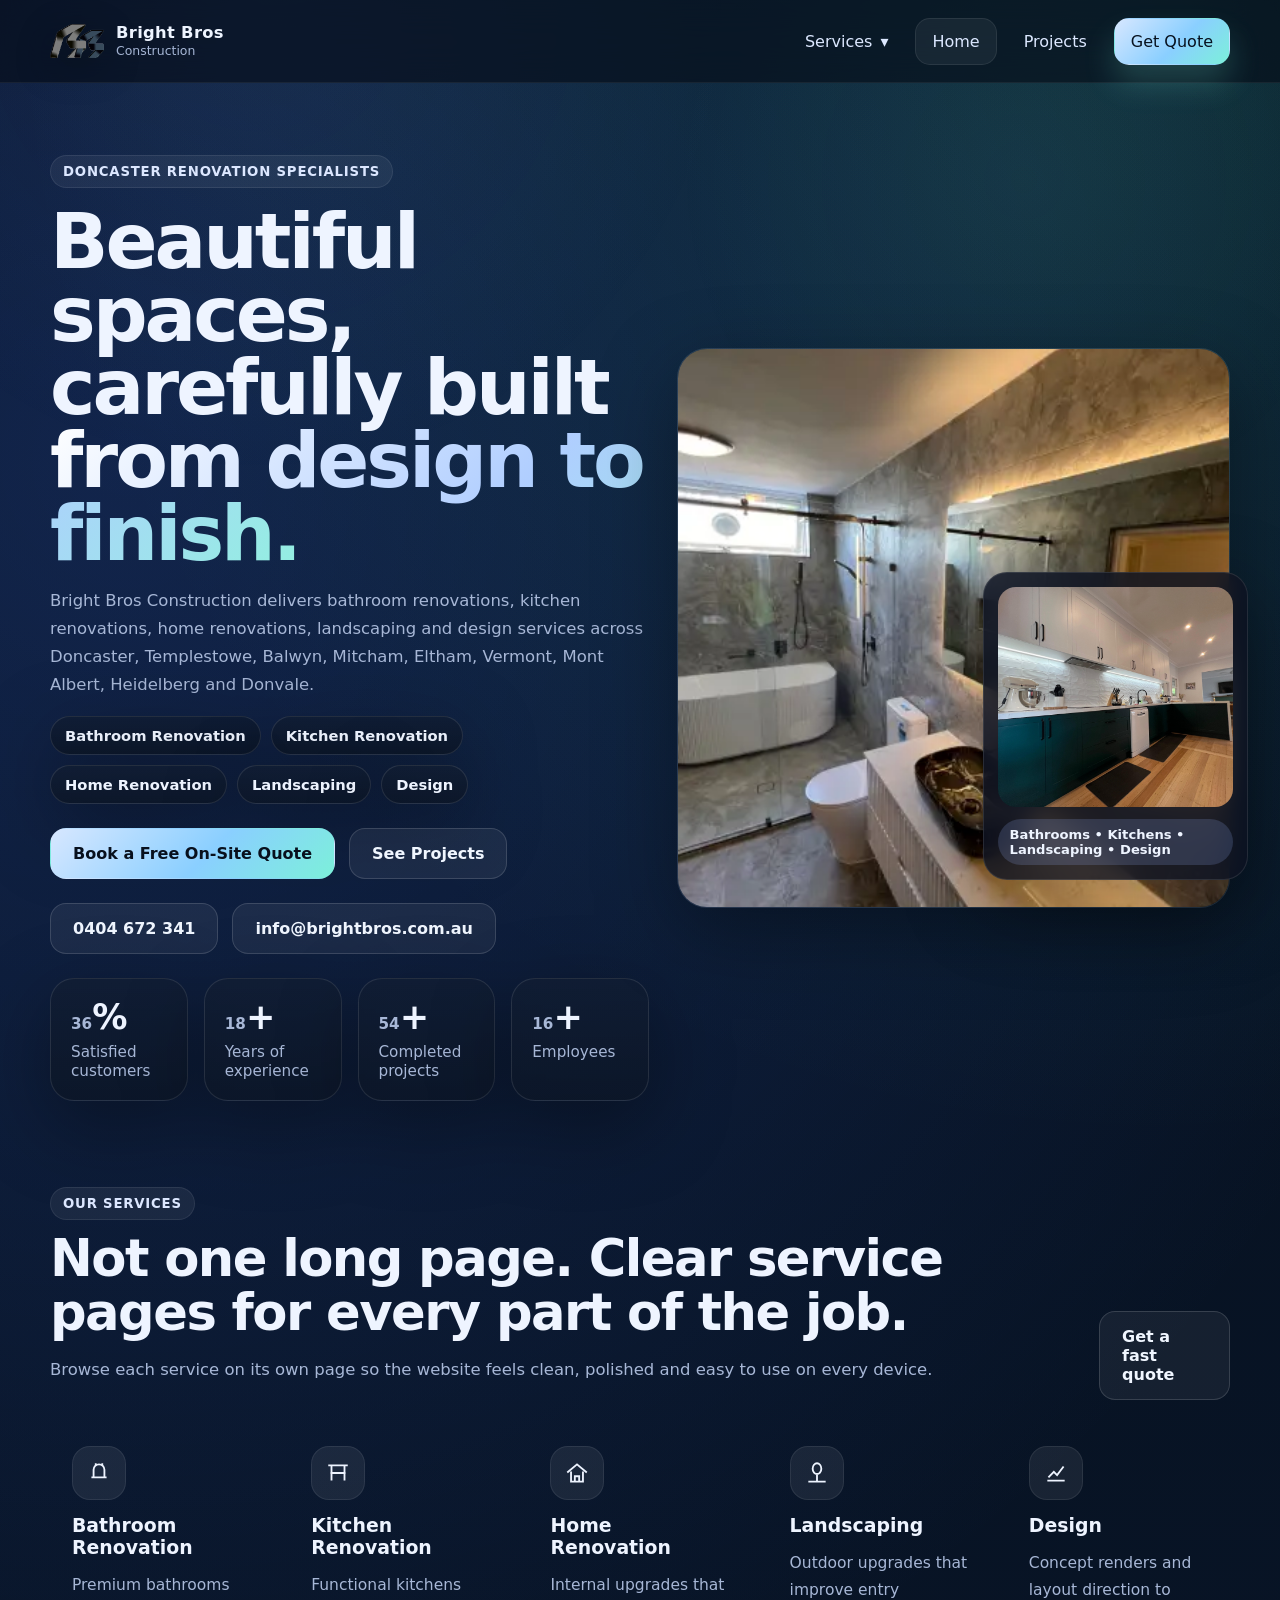
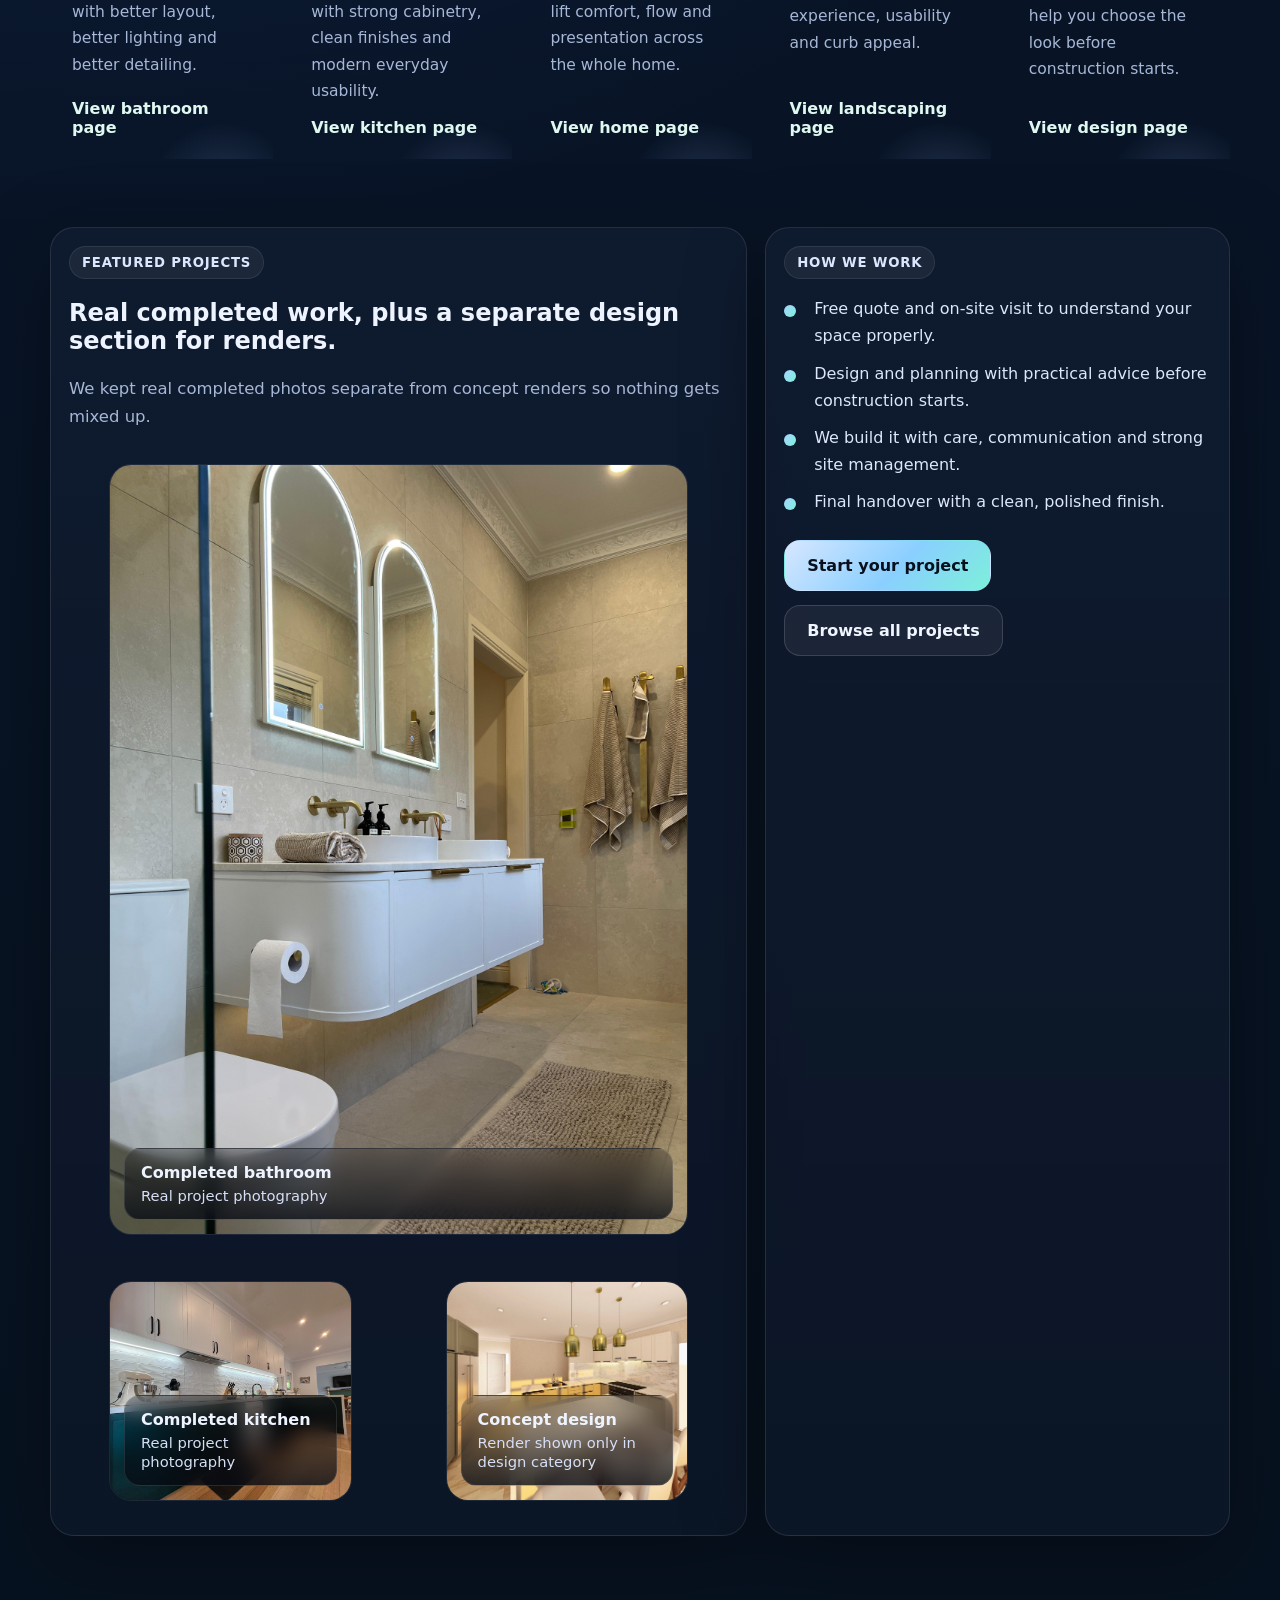
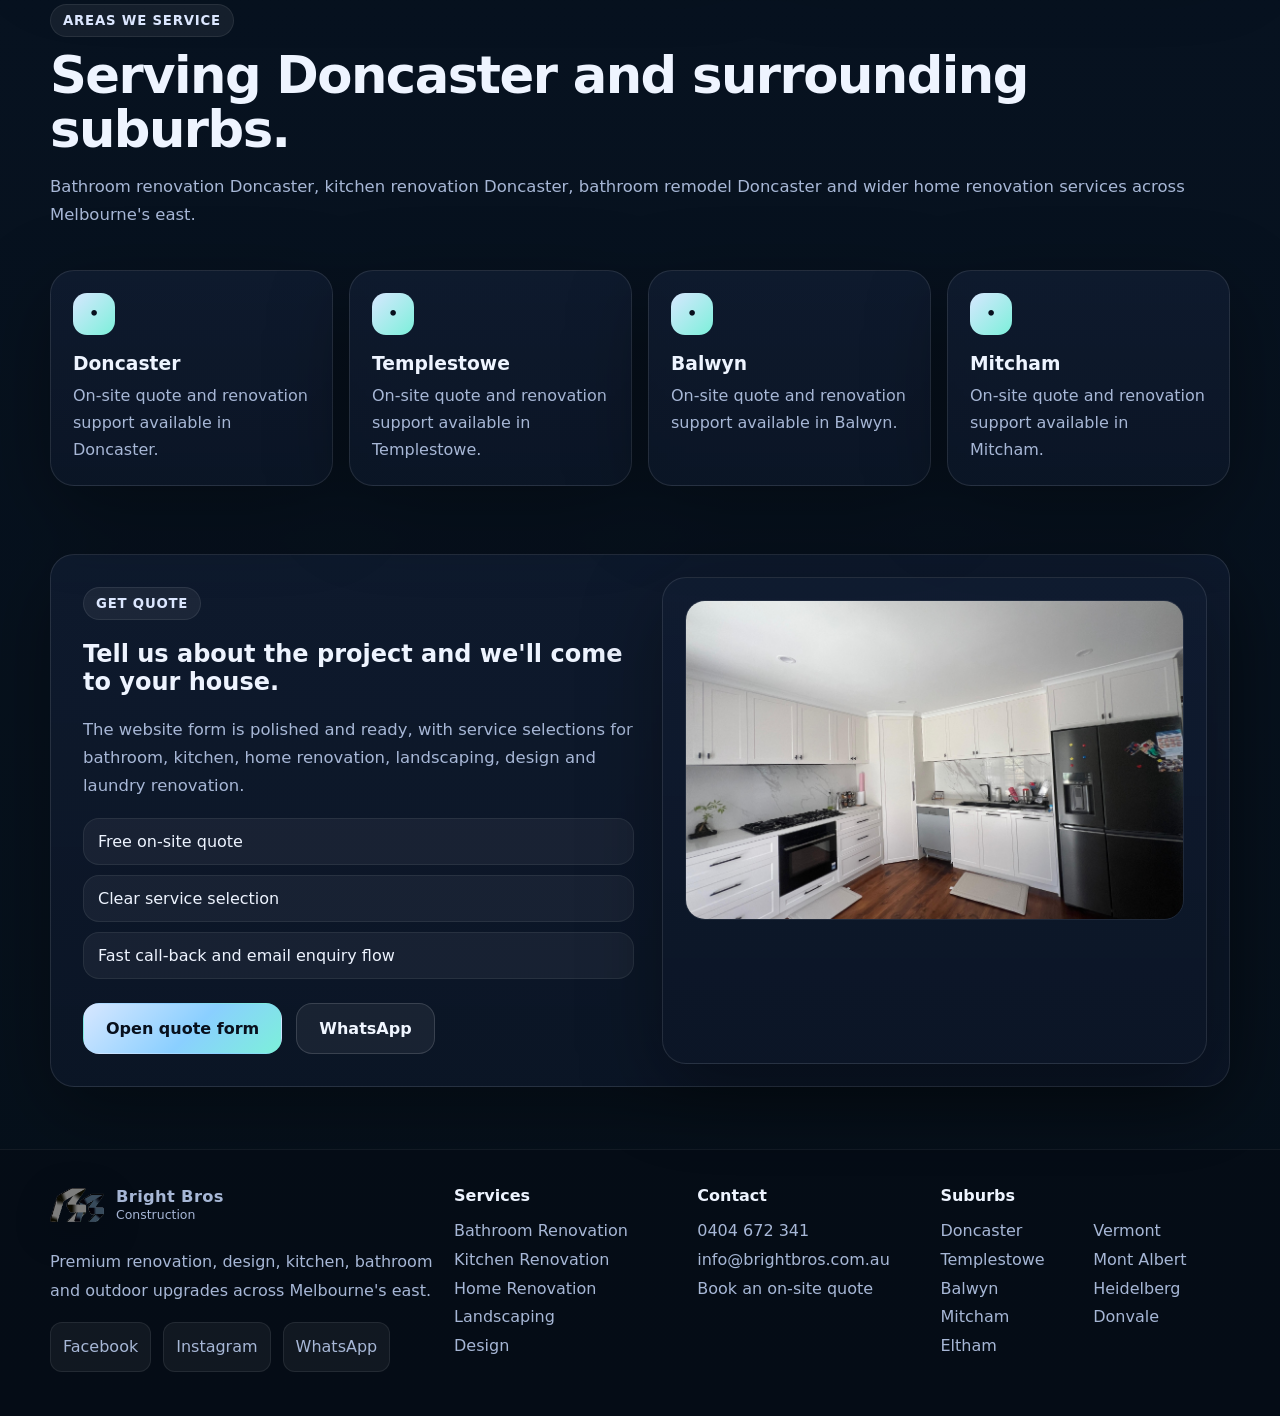
<file: index.html>
<!DOCTYPE html>
<html lang="en">
<head>
  <meta charset="UTF-8" />
  <meta name="viewport" content="width=device-width, initial-scale=1.0" />
  <title>Bathroom Renovation Doncaster | Kitchen Renovation Doncaster | Bright Bros Construction</title>
  <meta name="description" content="Bright Bros Construction delivers bathroom renovation, kitchen renovation, home renovation, landscaping and design services across Doncaster and surrounding suburbs." />
  <meta name="keywords" content="bathroom renovation Doncaster, bathroom remodel Doncaster, kitchen renovation Doncaster, home renovation Doncaster, landscaping Doncaster, design Doncaster" />
  <meta name="theme-color" content="#081120" />
  <meta property="og:title" content="Bathroom Renovation Doncaster | Kitchen Renovation Doncaster | Bright Bros Construction" />
  <meta property="og:description" content="Bright Bros Construction delivers bathroom renovation, kitchen renovation, home renovation, landscaping and design services across Doncaster and surrounding suburbs." />
  <meta property="og:type" content="website" />
  <meta property="og:image" content="assets/bathroom-hero.jpg" />
  <link rel="canonical" href="https://brightbros.com.au/" />
  <link rel="icon" type="image/png" href="assets/favicon.png" />
  <link rel="apple-touch-icon" href="assets/apple-touch-icon.png" />
  <link rel="stylesheet" href="styles.css" />
</head>
<body>
<div class="page-glow"></div>

<header class="site-header">
  <div class="container nav-shell">
    <a class="brand" href="index.html" aria-label="Bright Bros home">
      <img src="assets/logo-mark.png" alt="Bright Bros logo" />
      <span><strong>Bright Bros</strong><small>Construction</small></span>
    </a>
    <button class="menu-toggle" aria-expanded="false" aria-label="Open menu"><span></span><span></span><span></span></button>
    <nav class="main-nav" aria-label="Primary navigation">
      <div class="nav-dropdown">
        <button class="nav-link dropdown-trigger" type="button" aria-expanded="false">Services <span class="caret">▾</span></button>
        <div class="dropdown-panel">
          <a href="bathroom-renovation.html">Bathroom Renovation</a><a href="kitchen-renovation.html">Kitchen Renovation</a><a href="home-renovation.html">Home Renovation</a><a href="landscaping.html">Landscaping</a><a href="design.html">Design</a>
        </div>
      </div>
      <a class="nav-link active" href="index.html">Home</a><a class="nav-link" href="projects.html">Projects</a>
      <a class="nav-link nav-cta" href="quote.html">Get Quote</a>
    </nav>
  </div>
</header>

<main>
<section class="hero">
  <div class="container hero-grid">
    <div class="hero-copy reveal">
      <div class="eyebrow">Doncaster renovation specialists</div>
      <h1>Beautiful spaces, carefully built <span>from design to finish.</span></h1>
      <p class="lead">Bright Bros Construction delivers bathroom renovations, kitchen renovations, home renovations, landscaping and design services across Doncaster, Templestowe, Balwyn, Mitcham, Eltham, Vermont, Mont Albert, Heidelberg and Donvale.</p>
      <div class="service-pill-row">
        <span class="service-pill">Bathroom Renovation</span>
        <span class="service-pill">Kitchen Renovation</span>
        <span class="service-pill">Home Renovation</span>
        <span class="service-pill">Landscaping</span>
        <span class="service-pill">Design</span>
      </div>
      <div class="hero-actions">
        <a class="btn btn-primary" href="quote.html">Book a Free On-Site Quote</a>
        <a class="btn btn-secondary" href="projects.html">See Projects</a>
      </div>
      <div class="hero-actions">
        <a class="btn btn-secondary" href="tel:+61404672341">0404 672 341</a>
        <a class="btn btn-secondary" href="mailto:info@brightbros.com.au">info@brightbros.com.au</a>
      </div>
      <div class="hero-stats reveal">
        <div class="stats-card"><strong><span class="counter" data-target="100">0</span>%</strong><span>Satisfied customers</span></div>
        <div class="stats-card"><strong><span class="counter" data-target="18">0</span>+</strong><span>Years of experience</span></div>
        <div class="stats-card"><strong><span class="counter" data-target="150">0</span>+</strong><span>Completed projects</span></div>
        <div class="stats-card"><strong><span class="counter" data-target="16">0</span>+</strong><span>Employees</span></div>
      </div>
    </div>
    <div class="hero-visual reveal">
      <div class="hero-main-image"><img src="assets/bathroom-hero.jpg" alt="Luxury completed bathroom renovation by Bright Bros" /></div>
      <div class="hero-float"><img src="assets/kitchen-hero.jpg" alt="Completed kitchen renovation by Bright Bros" /><div class="float-label">Bathrooms • Kitchens • Landscaping • Design</div></div>
    </div>
  </div>
</section>

<section class="section">
  <div class="container">
    <div class="section-head reveal">
      <div>
        <div class="eyebrow">Our services</div>
        <h2>Not one long page. Clear service pages for every part of the job.</h2>
        <p class="muted">Browse each service on its own page so the website feels clean, polished and easy to use on every device.</p>
      </div>
      <a class="btn btn-secondary" href="quote.html">Get a fast quote</a>
    </div>
    <div class="service-grid">
      <article class="service-card reveal"><div class="icon"><svg viewBox="0 0 24 24" fill="none" stroke="currentColor" stroke-width="1.7"><path d="M5 16h14M7 16V9a5 5 0 1 1 10 0v7"/><path d="M9 5V3M15 5V3"/></svg></div><h3>Bathroom Renovation</h3><p>Premium bathrooms with better layout, better lighting and better detailing.</p><a href="bathroom-renovation.html">View bathroom page</a></article>
      <article class="service-card reveal"><div class="icon"><svg viewBox="0 0 24 24" fill="none" stroke="currentColor" stroke-width="1.7"><path d="M3 5h18M6 5v14m12-14v14M5 12h14M9 9h.01M12 9h.01M15 9h.01"/></svg></div><h3>Kitchen Renovation</h3><p>Functional kitchens with strong cabinetry, clean finishes and modern everyday usability.</p><a href="kitchen-renovation.html">View kitchen page</a></article>
      <article class="service-card reveal"><div class="icon"><svg viewBox="0 0 24 24" fill="none" stroke="currentColor" stroke-width="1.7"><path d="M3 11.5 12 4l9 7.5"/><path d="M6.5 10.5V20h11v-9.5M10 20v-5h4v5"/></svg></div><h3>Home Renovation</h3><p>Internal upgrades that lift comfort, flow and presentation across the whole home.</p><a href="home-renovation.html">View home page</a></article>
      <article class="service-card reveal"><div class="icon"><svg viewBox="0 0 24 24" fill="none" stroke="currentColor" stroke-width="1.7"><path d="M4 20h16M12 20v-8M8 8c0-3 2-5 4-5s4 2 4 5-2 5-4 5-4-2-4-5Z"/></svg></div><h3>Landscaping</h3><p>Outdoor upgrades that improve entry experience, usability and curb appeal.</p><a href="landscaping.html">View landscaping page</a></article>
      <article class="service-card reveal"><div class="icon"><svg viewBox="0 0 24 24" fill="none" stroke="currentColor" stroke-width="1.7"><path d="M4 19h16M5 16l5-5 3 3 6-8"/></svg></div><h3>Design</h3><p>Concept renders and layout direction to help you choose the look before construction starts.</p><a href="design.html">View design page</a></article>
    </div>
  </div>
</section>

<section class="section">
  <div class="container projects-preview">
    <div class="projects-card reveal">
      <div class="eyebrow">Featured projects</div>
      <h2>Real completed work, plus a separate design section for renders.</h2>
      <p class="muted">We kept real completed photos separate from concept renders so nothing gets mixed up.</p>
      <div class="project-grid">
        <figure class="card wide"><img src="assets/bathroom-4.jpg" alt="Completed bathroom with double vanity" /><figcaption class="card-caption"><strong>Completed bathroom</strong><span>Real project photography</span></figcaption></figure>
        <figure class="card"><img src="assets/kitchen-hero.jpg" alt="Completed green and white kitchen" /><figcaption class="card-caption"><strong>Completed kitchen</strong><span>Real project photography</span></figcaption></figure>
        <figure class="card"><img src="assets/design-5.jpg" alt="Kitchen concept render" /><figcaption class="card-caption"><strong>Concept design</strong><span>Render shown only in design category</span></figcaption></figure>
      </div>
    </div>
    <div class="projects-card reveal">
      <div class="eyebrow">How we work</div>
      <div class="check-list">
        <div>Free quote and on-site visit to understand your space properly.</div>
        <div>Design and planning with practical advice before construction starts.</div>
        <div>We build it with care, communication and strong site management.</div>
        <div>Final handover with a clean, polished finish.</div>
      </div>
      <div class="quote-actions">
        <a class="btn btn-primary" href="quote.html">Start your project</a>
        <a class="btn btn-secondary" href="projects.html">Browse all projects</a>
      </div>
    </div>
  </div>
</section>

<section class="section">
  <div class="container">
    <div class="section-head reveal">
      <div>
        <div class="eyebrow">Areas we service</div>
        <h2>Serving Doncaster and surrounding suburbs.</h2>
        <p class="muted">Bathroom renovation Doncaster, kitchen renovation Doncaster, bathroom remodel Doncaster and wider home renovation services across Melbourne&apos;s east.</p>
      </div>
    </div>
    <div class="process-grid">
      <article class="feature-card reveal"><div class="step">•</div><h3>Doncaster</h3><p>On-site quote and renovation support available in Doncaster.</p></article><article class="feature-card reveal"><div class="step">•</div><h3>Templestowe</h3><p>On-site quote and renovation support available in Templestowe.</p></article><article class="feature-card reveal"><div class="step">•</div><h3>Balwyn</h3><p>On-site quote and renovation support available in Balwyn.</p></article><article class="feature-card reveal"><div class="step">•</div><h3>Mitcham</h3><p>On-site quote and renovation support available in Mitcham.</p></article>
    </div>
  </div>
</section>

<section class="section">
  <div class="container quote-layout reveal">
    <div class="quote-copy-panel">
      <div class="eyebrow">Get quote</div>
      <h2>Tell us about the project and we&apos;ll come to your house.</h2>
      <p class="quote-note">The website form is polished and ready, with service selections for bathroom, kitchen, home renovation, landscaping, design and laundry renovation.</p>
      <div class="quote-benefits">
        <div>Free on-site quote</div>
        <div>Clear service selection</div>
        <div>Fast call-back and email enquiry flow</div>
      </div>
      <div class="page-hero-actions">
        <a class="btn btn-primary" href="quote.html">Open quote form</a>
        <a class="btn btn-secondary" href="https://wa.me/message/BB327Z4Z56RLJ1?src=qr" target="_blank" rel="noreferrer">WhatsApp</a>
      </div>
    </div>
    <div class="quote-form-card">
      <img src="assets/kitchen-2.jpg" alt="Completed Bright Bros kitchen" style="border-radius:20px; height:320px; width:100%; object-fit:cover; border:1px solid rgba(255,255,255,.08);">
    </div>
  </div>
</section>
</main>

<footer class="site-footer">
  <div class="container footer-grid">
    <div>
      <a class="brand footer-brand" href="index.html">
        <img src="assets/logo-mark.png" alt="Bright Bros logo" />
        <span><strong>Bright Bros</strong><small>Construction</small></span>
      </a>
      <p>Premium renovation, design, kitchen, bathroom and outdoor upgrades across Melbourne&apos;s east.</p>
      <div class="social-row">
        <a href="https://www.facebook.com/brightbros.com.au" target="_blank" rel="noreferrer" aria-label="Facebook">Facebook</a>
        <a href="https://www.instagram.com/brightbros.com.au" target="_blank" rel="noreferrer" aria-label="Instagram">Instagram</a>
        <a href="https://wa.me/message/BB327Z4Z56RLJ1?src=qr" target="_blank" rel="noreferrer" aria-label="WhatsApp">WhatsApp</a>
      </div>
    </div>
    <div>
      <h4>Services</h4>
      <ul><li><a href="bathroom-renovation.html">Bathroom Renovation</a></li><li><a href="kitchen-renovation.html">Kitchen Renovation</a></li><li><a href="home-renovation.html">Home Renovation</a></li><li><a href="landscaping.html">Landscaping</a></li><li><a href="design.html">Design</a></li></ul>
    </div>
    <div>
      <h4>Contact</h4>
      <ul>
        <li><a href="tel:+61404672341">0404 672 341</a></li>
        <li><a href="mailto:info@brightbros.com.au">info@brightbros.com.au</a></li>
        <li><a href="quote.html">Book an on-site quote</a></li>
      </ul>
    </div>
    <div>
      <h4>Suburbs</h4>
      <ul class="suburb-list"><li>Doncaster</li><li>Templestowe</li><li>Balwyn</li><li>Mitcham</li><li>Eltham</li><li>Vermont</li><li>Mont Albert</li><li>Heidelberg</li><li>Donvale</li></ul>
    </div>
  </div>
</footer>

<script type="application/ld+json">{"@context": "https://schema.org", "@type": "HomeAndConstructionBusiness", "name": "Bright Bros Construction", "url": "https://brightbros.com.au/", "telephone": "+61 404 672 341", "email": "info@brightbros.com.au", "areaServed": ["Doncaster", "Templestowe", "Balwyn", "Mitcham", "Eltham", "Vermont", "Mont Albert", "Heidelberg", "Donvale"], "sameAs": ["https://www.facebook.com/brightbros.com.au", "https://www.instagram.com/brightbros.com.au", "https://wa.me/message/BB327Z4Z56RLJ1?src=qr"], "serviceType": ["Bathroom Renovation", "Kitchen Renovation", "Home Renovation", "Landscaping", "Design"]}</script>
<script src="script.js"></script>
</body>
</html>
</file>
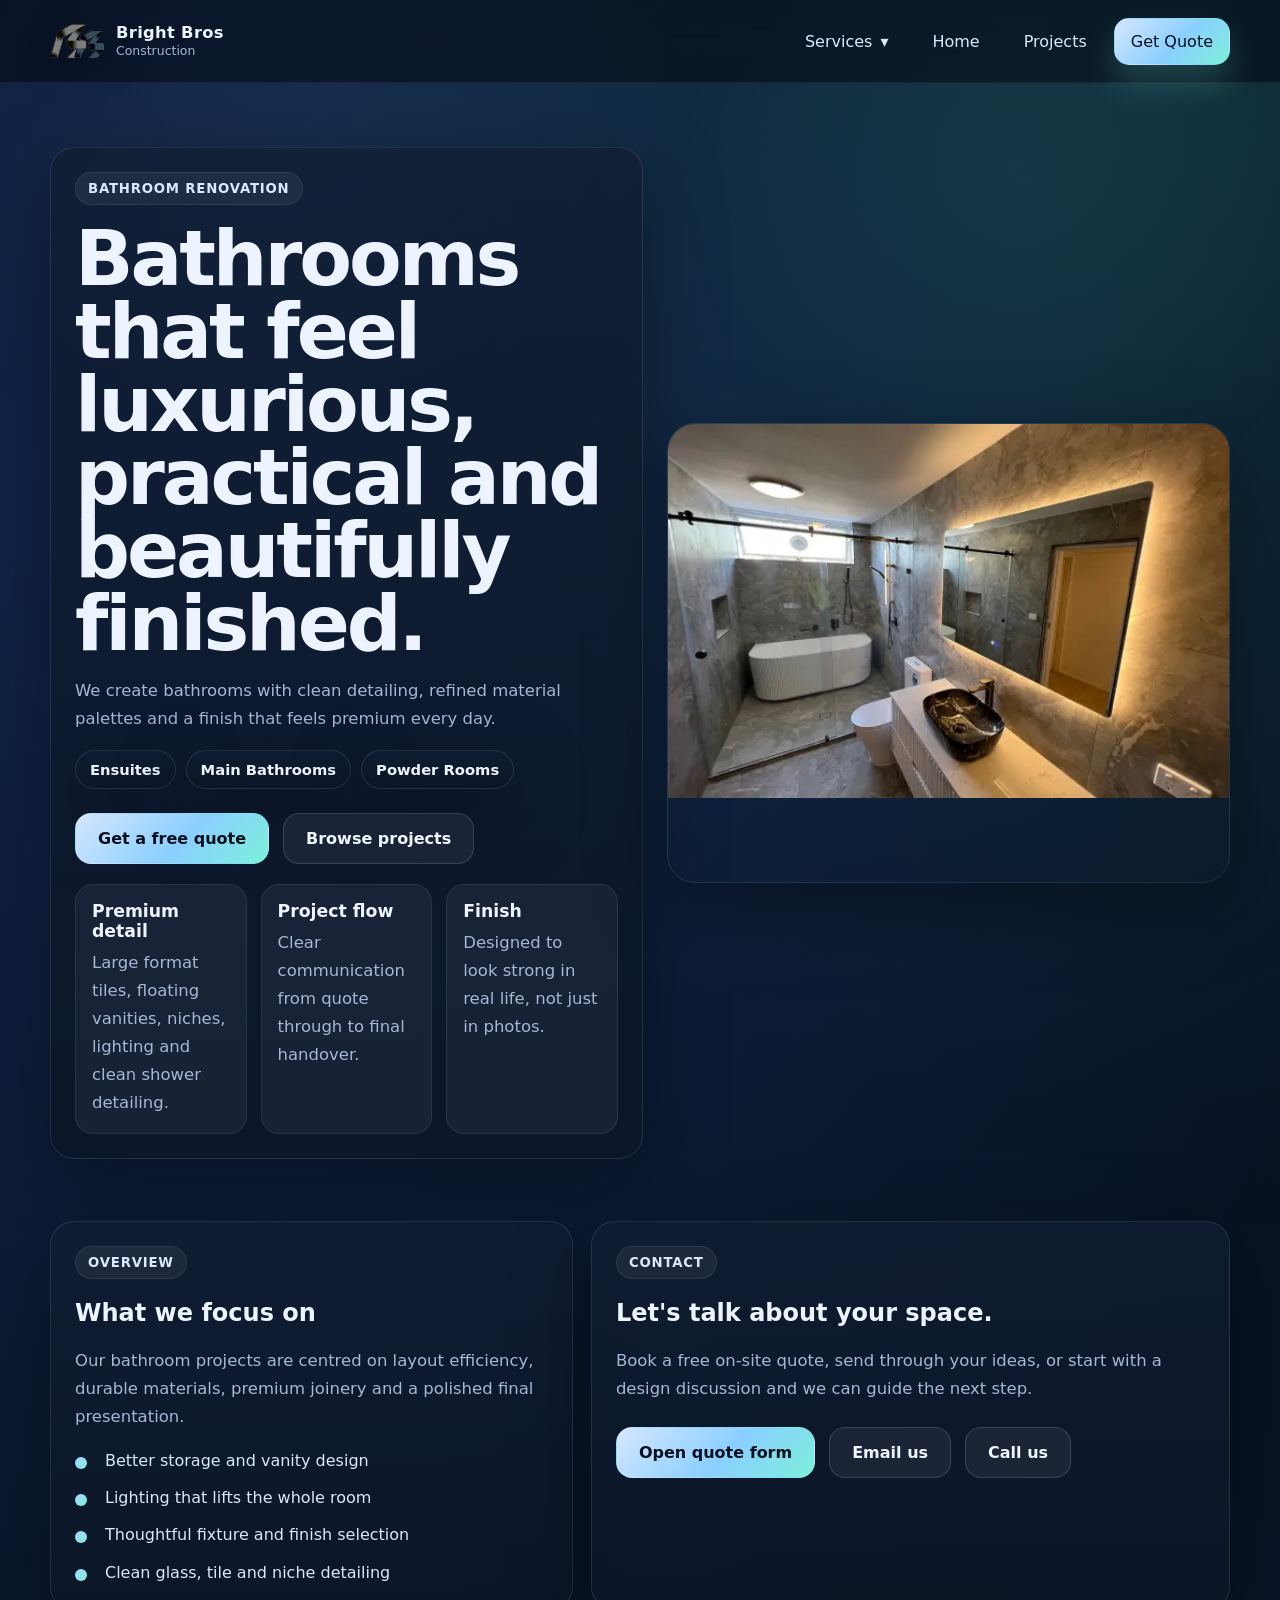
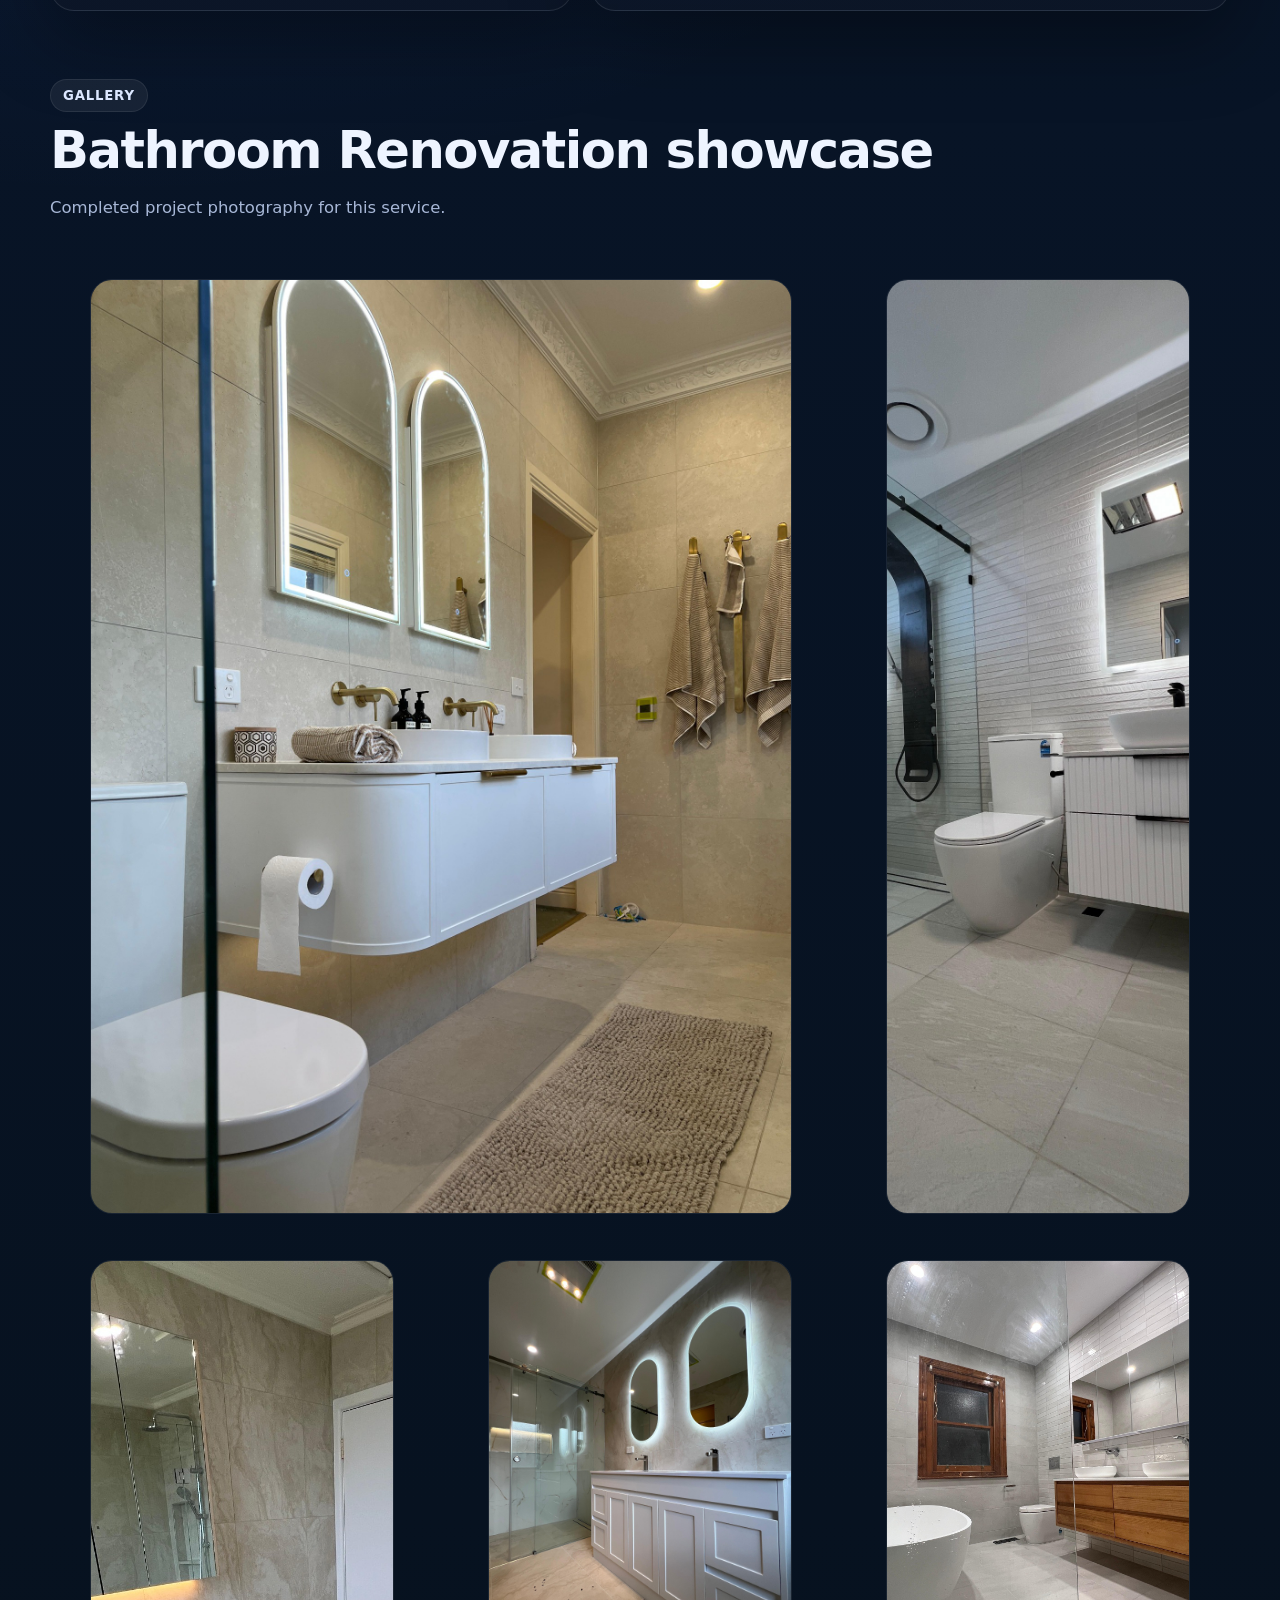
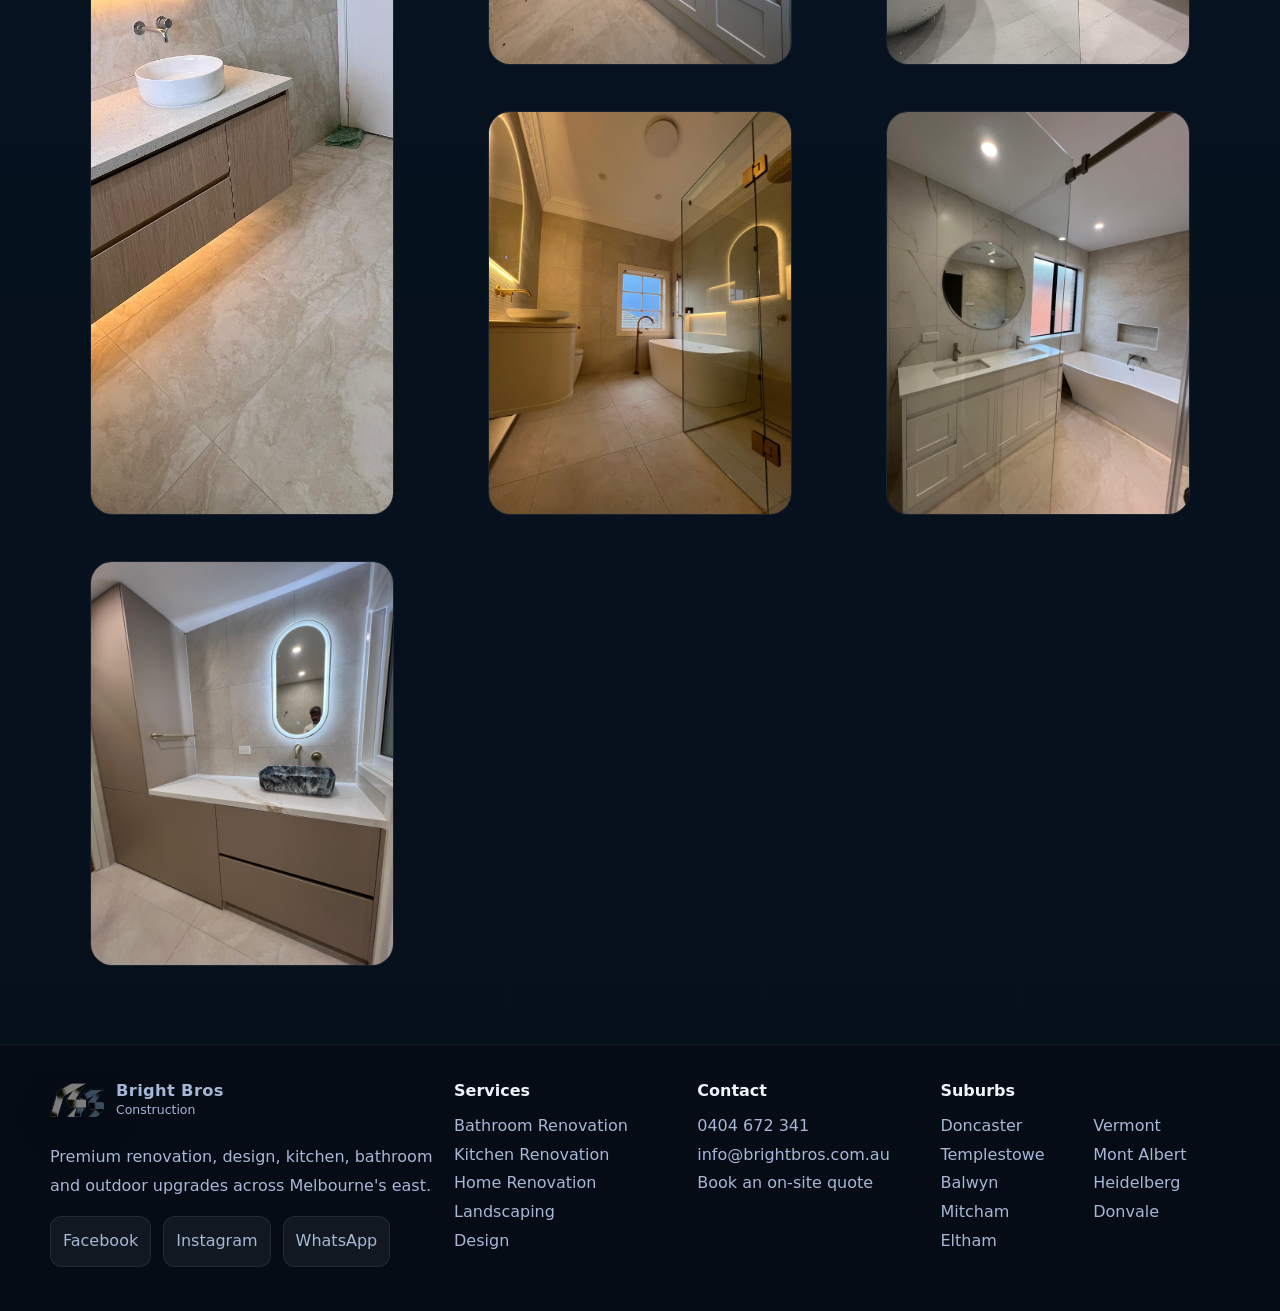
<file: bathroom-renovation.html>
<!DOCTYPE html>
<html lang="en">
<head>
  <meta charset="UTF-8" />
  <meta name="viewport" content="width=device-width, initial-scale=1.0" />
  <title>Bathroom Renovation Doncaster | Bright Bros Construction</title>
  <meta name="description" content="Premium bathroom renovation and bathroom remodel services in Doncaster and surrounding suburbs." />
  <meta name="keywords" content="bathroom renovation Doncaster, bathroom remodel Doncaster, ensuite renovation Doncaster" />
  <meta name="theme-color" content="#081120" />
  <meta property="og:title" content="Bathroom Renovation Doncaster | Bright Bros Construction" />
  <meta property="og:description" content="Premium bathroom renovation and bathroom remodel services in Doncaster and surrounding suburbs." />
  <meta property="og:type" content="website" />
  <meta property="og:image" content="assets/bathroom-hero.jpg" />
  <link rel="canonical" href="https://brightbros.com.au/bathroom-renovation.html" />
  <link rel="icon" type="image/png" href="assets/favicon.png" />
  <link rel="apple-touch-icon" href="assets/apple-touch-icon.png" />
  <link rel="stylesheet" href="styles.css" />
</head>
<body>
<div class="page-glow"></div>

<header class="site-header">
  <div class="container nav-shell">
    <a class="brand" href="index.html" aria-label="Bright Bros home">
      <img src="assets/logo-mark.png" alt="Bright Bros logo" />
      <span><strong>Bright Bros</strong><small>Construction</small></span>
    </a>
    <button class="menu-toggle" aria-expanded="false" aria-label="Open menu"><span></span><span></span><span></span></button>
    <nav class="main-nav" aria-label="Primary navigation">
      <div class="nav-dropdown">
        <button class="nav-link dropdown-trigger" type="button" aria-expanded="false">Services <span class="caret">▾</span></button>
        <div class="dropdown-panel">
          <a href="bathroom-renovation.html">Bathroom Renovation</a><a href="kitchen-renovation.html">Kitchen Renovation</a><a href="home-renovation.html">Home Renovation</a><a href="landscaping.html">Landscaping</a><a href="design.html">Design</a>
        </div>
      </div>
      <a class="nav-link" href="index.html">Home</a><a class="nav-link" href="projects.html">Projects</a>
      <a class="nav-link nav-cta" href="quote.html">Get Quote</a>
    </nav>
  </div>
</header>

<main>
<section class="page-hero">
  <div class="container page-hero-shell">
    <div class="page-hero-card page-hero-copy reveal">
      <div class="eyebrow">Bathroom Renovation</div>
      <h1>Bathrooms that feel luxurious, practical and beautifully finished.</h1>
      <p>We create bathrooms with clean detailing, refined material palettes and a finish that feels premium every day.</p>
      <div class="service-pill-row"><span class="service-pill">Ensuites</span><span class="service-pill">Main Bathrooms</span><span class="service-pill">Powder Rooms</span></div>
      <div class="page-hero-actions">
        <a class="btn btn-primary" href="quote.html">Get a free quote</a>
        <a class="btn btn-secondary" href="projects.html">Browse projects</a>
      </div>
      <div class="service-meta-grid"><article class="service-meta-card reveal"><strong>Premium detail</strong><span class="service-meta">Large format tiles, floating vanities, niches, lighting and clean shower detailing.</span></article><article class="service-meta-card reveal"><strong>Project flow</strong><span class="service-meta">Clear communication from quote through to final handover.</span></article><article class="service-meta-card reveal"><strong>Finish</strong><span class="service-meta">Designed to look strong in real life, not just in photos.</span></article></div>
    </div>
    <div class="page-hero-visual reveal"><img src="assets/bathroom-hero.jpg" alt="Completed bathroom renovation" /></div>
  </div>
</section>

<section class="section">
  <div class="container content-grid">
    <div class="content-panel reveal">
      <div class="eyebrow">Overview</div>
      <h2>What we focus on</h2>
      <p class="muted">Our bathroom projects are centred on layout efficiency, durable materials, premium joinery and a polished final presentation.</p>
      <div class="check-list"><div>Better storage and vanity design</div><div>Lighting that lifts the whole room</div><div>Thoughtful fixture and finish selection</div><div>Clean glass, tile and niche detailing</div></div>
    </div>
    <div class="content-panel reveal">
      <div class="eyebrow">Contact</div>
      <h2>Let&apos;s talk about your space.</h2>
      <p class="muted">Book a free on-site quote, send through your ideas, or start with a design discussion and we can guide the next step.</p>
      <div class="quote-actions">
        <a class="btn btn-primary" href="quote.html">Open quote form</a>
        <a class="btn btn-secondary" href="mailto:info@brightbros.com.au">Email us</a>
        <a class="btn btn-secondary" href="tel:+61404672341">Call us</a>
      </div>
    </div>
  </div>
</section>

<section class="section">
  <div class="container">
    <div class="section-head reveal"><div><div class="eyebrow">Gallery</div><h2>Bathroom Renovation showcase</h2><p class="muted">Completed project photography for this service.</p></div></div>
    <div class="service-gallery reveal"><figure class="card wide"><img src="assets/bathroom-4.jpg" alt="Bathroom Renovation project image 1" /></figure><figure class="card"><img src="assets/bathroom-8.jpg" alt="Bathroom Renovation project image 2" /></figure><figure class="card tall"><img src="assets/bathroom-5.jpg" alt="Bathroom Renovation project image 3" /></figure><figure class="card"><img src="assets/bathroom-9.jpg" alt="Bathroom Renovation project image 4" /></figure><figure class="card"><img src="assets/bathroom-10.jpg" alt="Bathroom Renovation project image 5" /></figure><figure class="card"><img src="assets/bathroom-6.jpg" alt="Bathroom Renovation project image 6" /></figure><figure class="card"><img src="assets/bathroom-11.jpg" alt="Bathroom Renovation project image 7" /></figure><figure class="card"><img src="assets/bathroom-12.jpg" alt="Bathroom Renovation project image 8" /></figure></div>
  </div>
</section>
</main>

<footer class="site-footer">
  <div class="container footer-grid">
    <div>
      <a class="brand footer-brand" href="index.html">
        <img src="assets/logo-mark.png" alt="Bright Bros logo" />
        <span><strong>Bright Bros</strong><small>Construction</small></span>
      </a>
      <p>Premium renovation, design, kitchen, bathroom and outdoor upgrades across Melbourne&apos;s east.</p>
      <div class="social-row">
        <a href="https://www.facebook.com/brightbros.com.au" target="_blank" rel="noreferrer" aria-label="Facebook">Facebook</a>
        <a href="https://www.instagram.com/brightbros.com.au" target="_blank" rel="noreferrer" aria-label="Instagram">Instagram</a>
        <a href="https://wa.me/message/BB327Z4Z56RLJ1?src=qr" target="_blank" rel="noreferrer" aria-label="WhatsApp">WhatsApp</a>
      </div>
    </div>
    <div>
      <h4>Services</h4>
      <ul><li><a href="bathroom-renovation.html">Bathroom Renovation</a></li><li><a href="kitchen-renovation.html">Kitchen Renovation</a></li><li><a href="home-renovation.html">Home Renovation</a></li><li><a href="landscaping.html">Landscaping</a></li><li><a href="design.html">Design</a></li></ul>
    </div>
    <div>
      <h4>Contact</h4>
      <ul>
        <li><a href="tel:+61404672341">0404 672 341</a></li>
        <li><a href="mailto:info@brightbros.com.au">info@brightbros.com.au</a></li>
        <li><a href="quote.html">Book an on-site quote</a></li>
      </ul>
    </div>
    <div>
      <h4>Suburbs</h4>
      <ul class="suburb-list"><li>Doncaster</li><li>Templestowe</li><li>Balwyn</li><li>Mitcham</li><li>Eltham</li><li>Vermont</li><li>Mont Albert</li><li>Heidelberg</li><li>Donvale</li></ul>
    </div>
  </div>
</footer>

<script type="application/ld+json">{"@context": "https://schema.org", "@type": "HomeAndConstructionBusiness", "name": "Bright Bros Construction", "url": "https://brightbros.com.au/", "telephone": "+61 404 672 341", "email": "info@brightbros.com.au", "areaServed": ["Doncaster", "Templestowe", "Balwyn", "Mitcham", "Eltham", "Vermont", "Mont Albert", "Heidelberg", "Donvale"], "sameAs": ["https://www.facebook.com/brightbros.com.au", "https://www.instagram.com/brightbros.com.au", "https://wa.me/message/BB327Z4Z56RLJ1?src=qr"], "serviceType": ["Bathroom Renovation", "Kitchen Renovation", "Home Renovation", "Landscaping", "Design"]}</script>
<script src="script.js"></script>
</body>
</html>
</file>
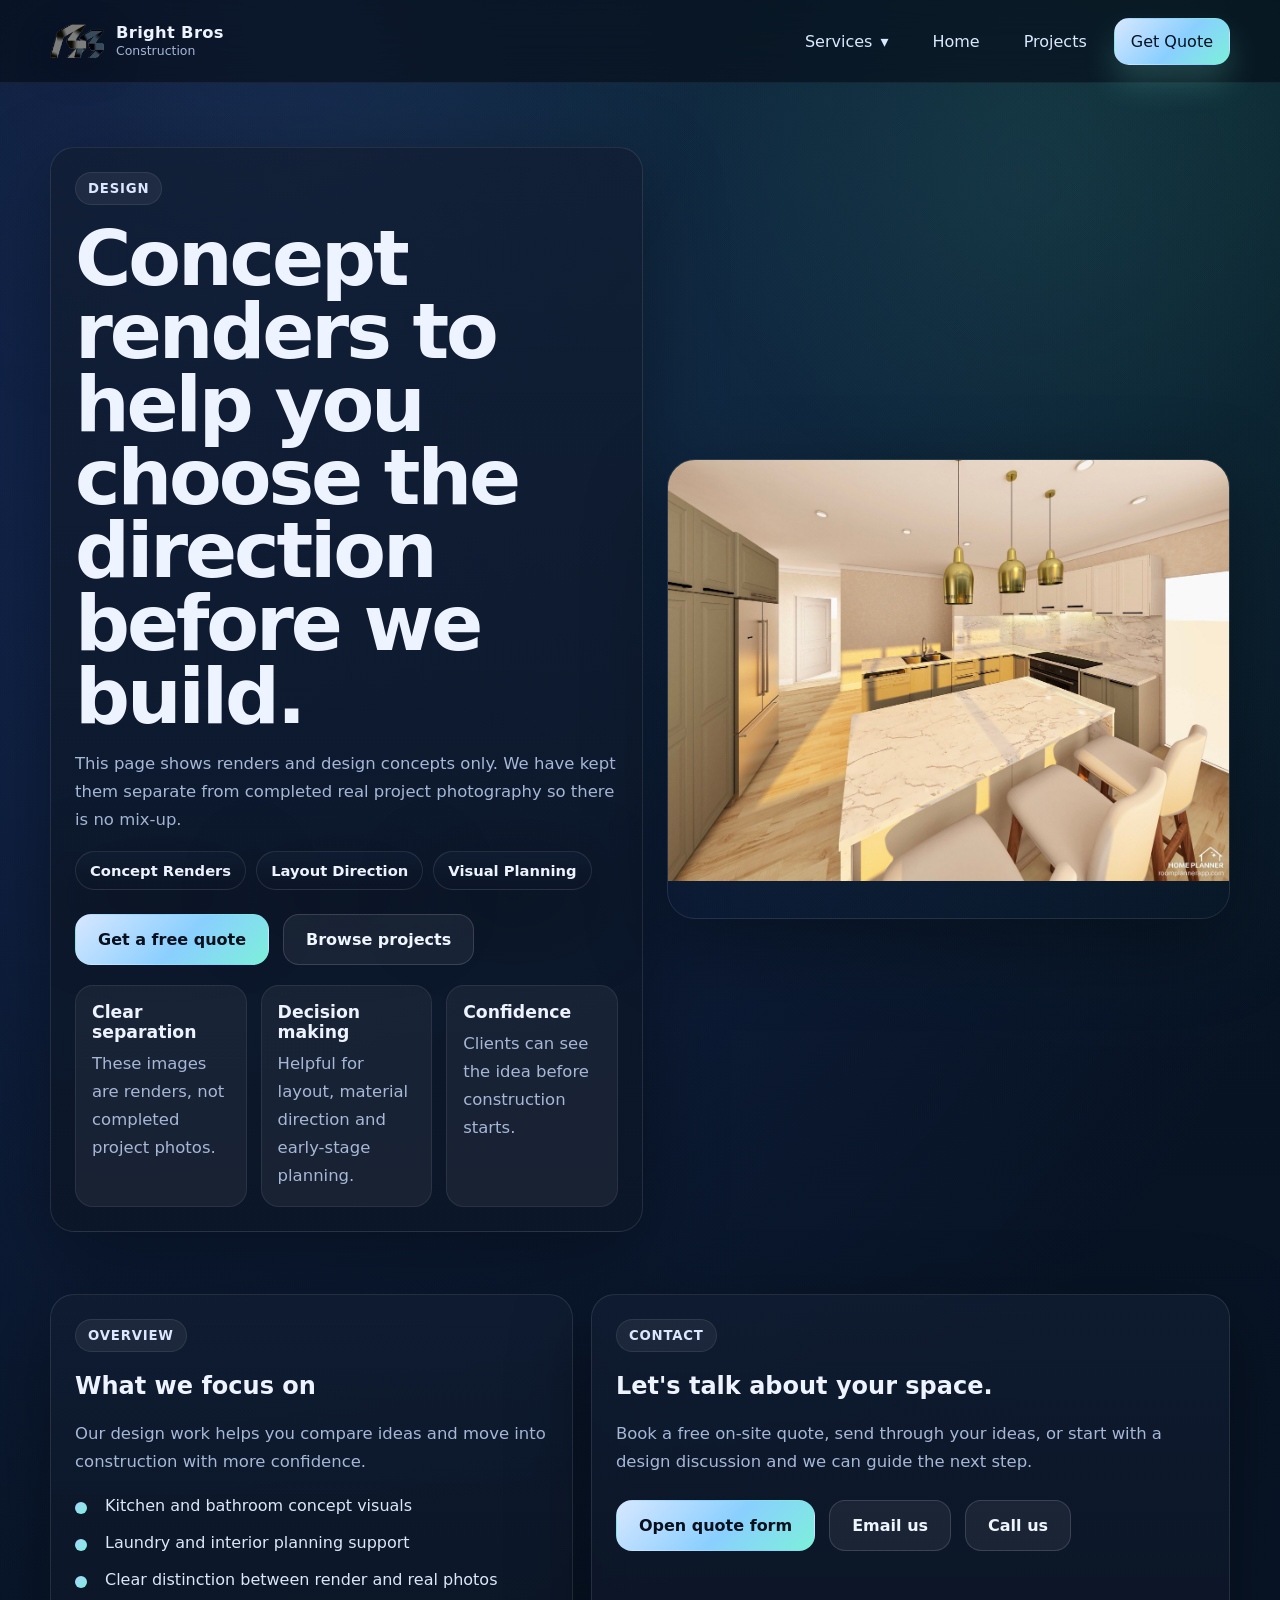
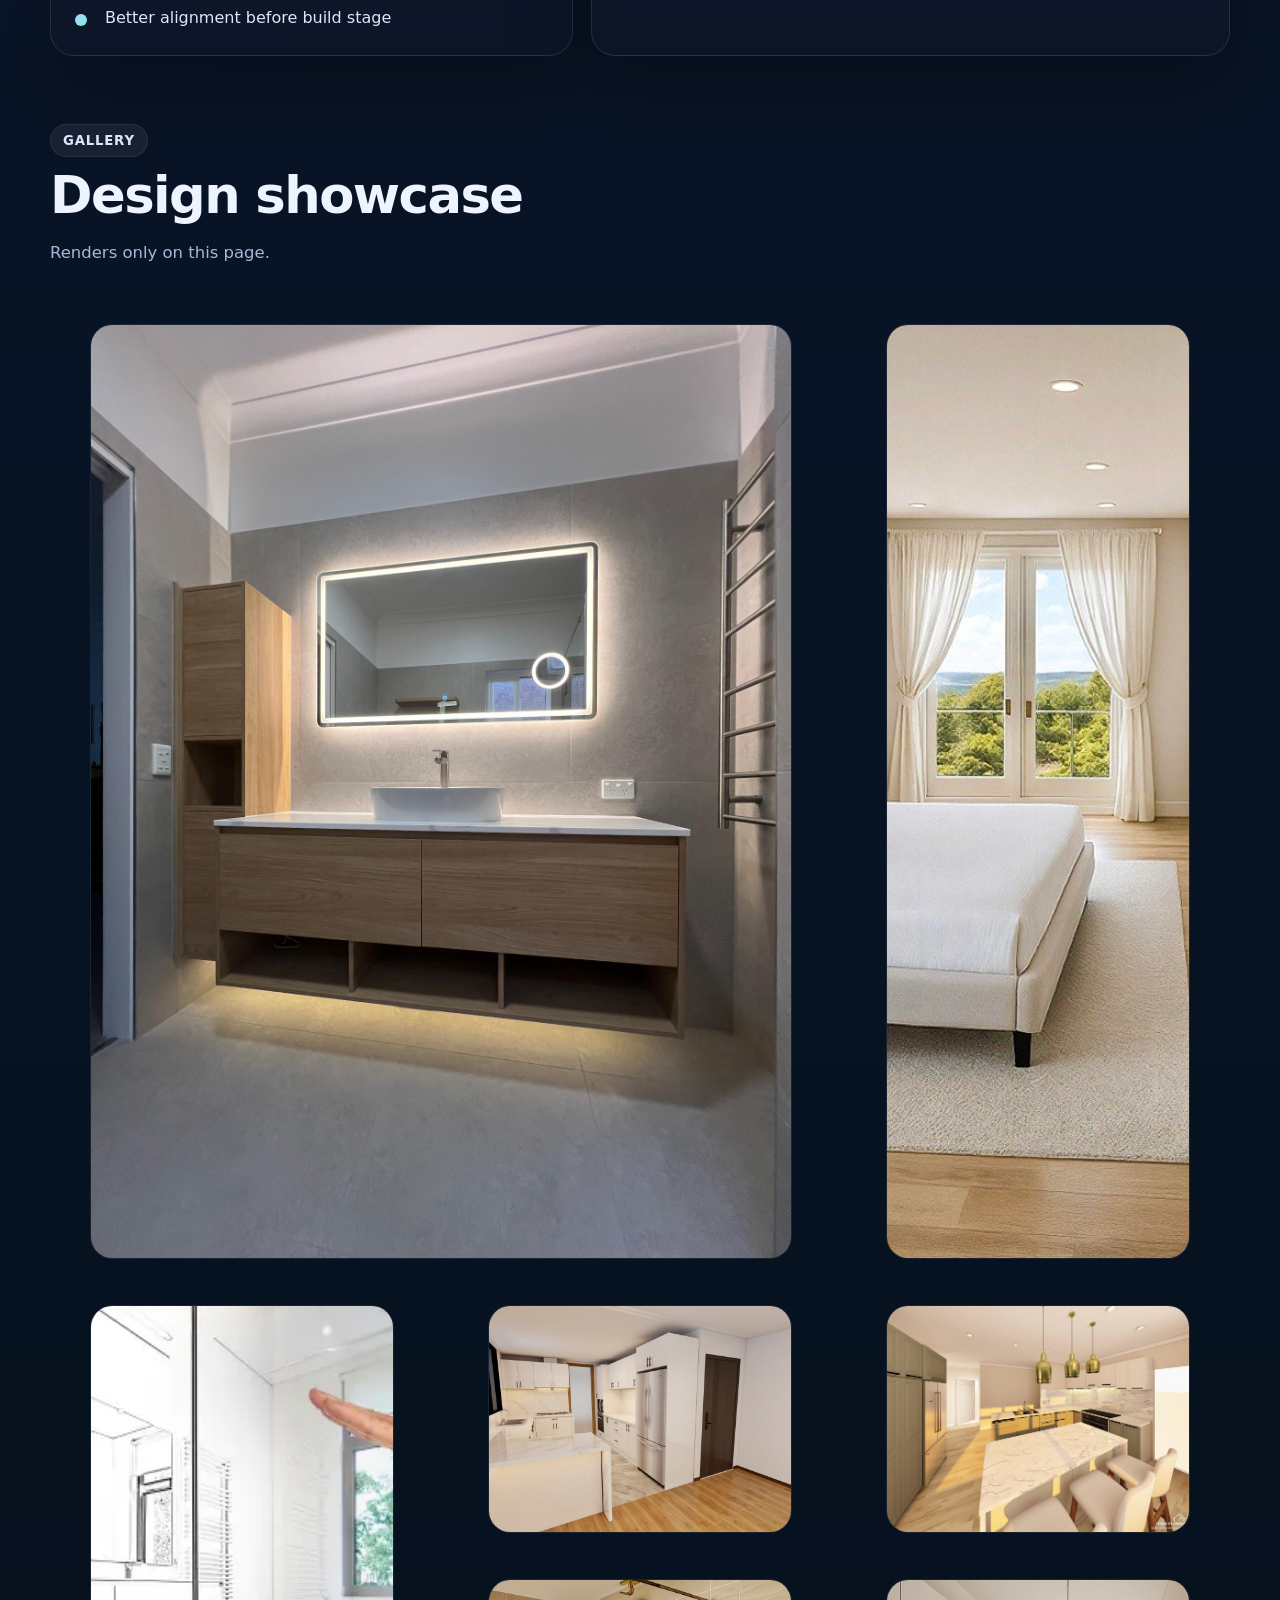
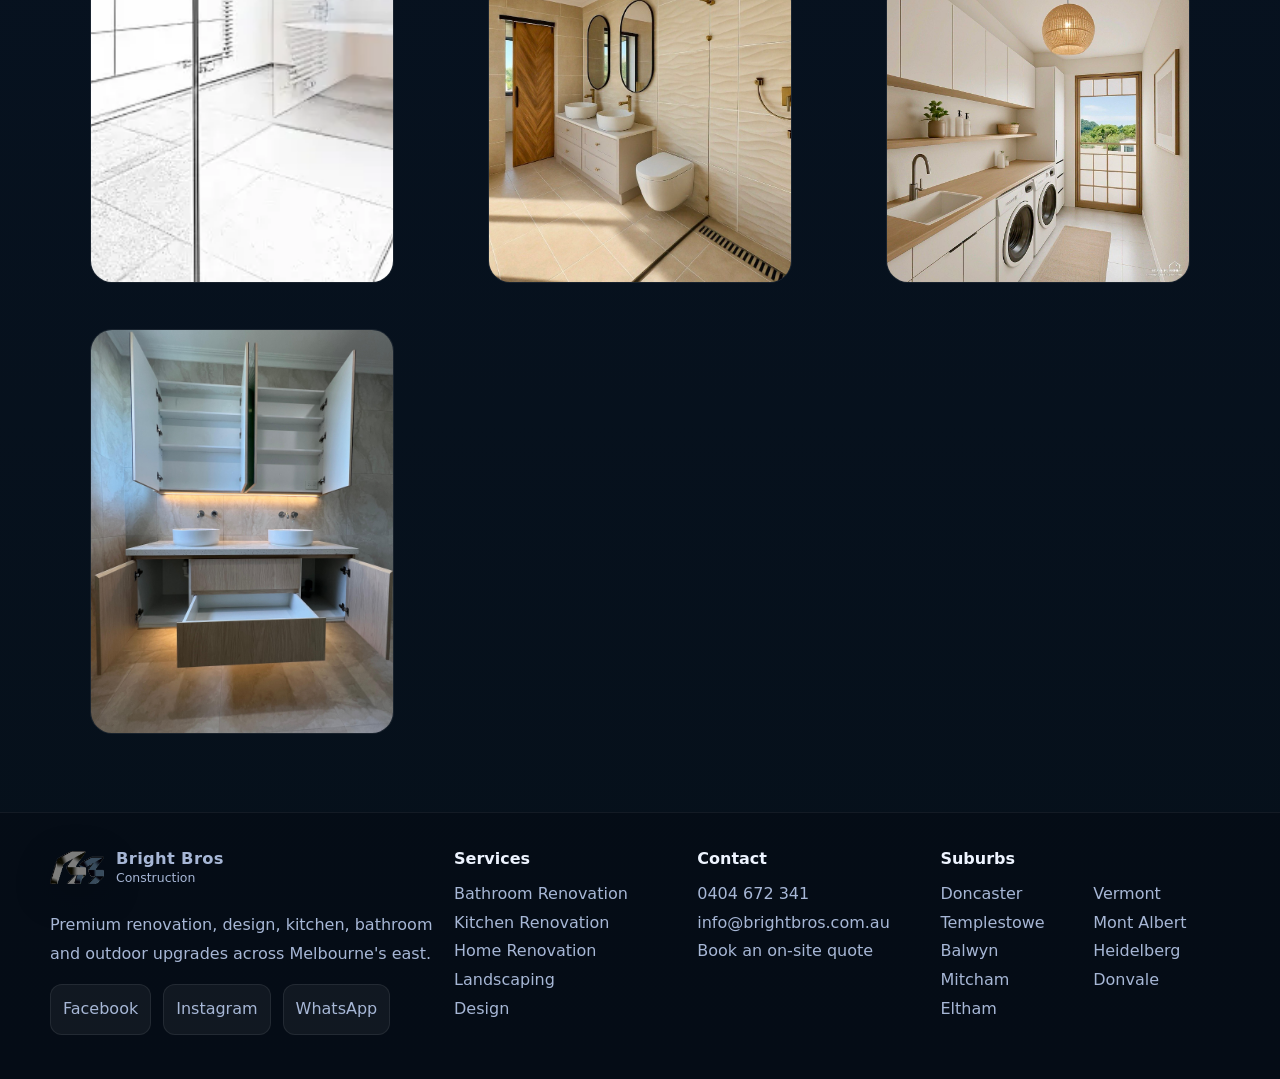
<file: design.html>
<!DOCTYPE html>
<html lang="en">
<head>
  <meta charset="UTF-8" />
  <meta name="viewport" content="width=device-width, initial-scale=1.0" />
  <title>Design Renders Doncaster | Bright Bros Construction</title>
  <meta name="description" content="Concept design renders for bathrooms, kitchens, bedrooms and laundries to help clients visualise the renovation before construction." />
  <meta name="keywords" content="design render Doncaster, renovation design Doncaster, bathroom render Doncaster, kitchen render Doncaster" />
  <meta name="theme-color" content="#081120" />
  <meta property="og:title" content="Design Renders Doncaster | Bright Bros Construction" />
  <meta property="og:description" content="Concept design renders for bathrooms, kitchens, bedrooms and laundries to help clients visualise the renovation before construction." />
  <meta property="og:type" content="website" />
  <meta property="og:image" content="assets/bathroom-hero.jpg" />
  <link rel="canonical" href="https://brightbros.com.au/design.html" />
  <link rel="icon" type="image/png" href="assets/favicon.png" />
  <link rel="apple-touch-icon" href="assets/apple-touch-icon.png" />
  <link rel="stylesheet" href="styles.css" />
</head>
<body>
<div class="page-glow"></div>

<header class="site-header">
  <div class="container nav-shell">
    <a class="brand" href="index.html" aria-label="Bright Bros home">
      <img src="assets/logo-mark.png" alt="Bright Bros logo" />
      <span><strong>Bright Bros</strong><small>Construction</small></span>
    </a>
    <button class="menu-toggle" aria-expanded="false" aria-label="Open menu"><span></span><span></span><span></span></button>
    <nav class="main-nav" aria-label="Primary navigation">
      <div class="nav-dropdown">
        <button class="nav-link dropdown-trigger" type="button" aria-expanded="false">Services <span class="caret">▾</span></button>
        <div class="dropdown-panel">
          <a href="bathroom-renovation.html">Bathroom Renovation</a><a href="kitchen-renovation.html">Kitchen Renovation</a><a href="home-renovation.html">Home Renovation</a><a href="landscaping.html">Landscaping</a><a href="design.html">Design</a>
        </div>
      </div>
      <a class="nav-link" href="index.html">Home</a><a class="nav-link" href="projects.html">Projects</a>
      <a class="nav-link nav-cta" href="quote.html">Get Quote</a>
    </nav>
  </div>
</header>

<main>
<section class="page-hero">
  <div class="container page-hero-shell">
    <div class="page-hero-card page-hero-copy reveal">
      <div class="eyebrow">Design</div>
      <h1>Concept renders to help you choose the direction before we build.</h1>
      <p>This page shows renders and design concepts only. We have kept them separate from completed real project photography so there is no mix-up.</p>
      <div class="service-pill-row"><span class="service-pill">Concept Renders</span><span class="service-pill">Layout Direction</span><span class="service-pill">Visual Planning</span></div>
      <div class="page-hero-actions">
        <a class="btn btn-primary" href="quote.html">Get a free quote</a>
        <a class="btn btn-secondary" href="projects.html">Browse projects</a>
      </div>
      <div class="service-meta-grid"><article class="service-meta-card reveal"><strong>Clear separation</strong><span class="service-meta">These images are renders, not completed project photos.</span></article><article class="service-meta-card reveal"><strong>Decision making</strong><span class="service-meta">Helpful for layout, material direction and early-stage planning.</span></article><article class="service-meta-card reveal"><strong>Confidence</strong><span class="service-meta">Clients can see the idea before construction starts.</span></article></div>
    </div>
    <div class="page-hero-visual reveal"><img src="assets/design-hero.jpg" alt="Kitchen concept render" /></div>
  </div>
</section>

<section class="section">
  <div class="container content-grid">
    <div class="content-panel reveal">
      <div class="eyebrow">Overview</div>
      <h2>What we focus on</h2>
      <p class="muted">Our design work helps you compare ideas and move into construction with more confidence.</p>
      <div class="check-list"><div>Kitchen and bathroom concept visuals</div><div>Laundry and interior planning support</div><div>Clear distinction between render and real photos</div><div>Better alignment before build stage</div></div>
    </div>
    <div class="content-panel reveal">
      <div class="eyebrow">Contact</div>
      <h2>Let&apos;s talk about your space.</h2>
      <p class="muted">Book a free on-site quote, send through your ideas, or start with a design discussion and we can guide the next step.</p>
      <div class="quote-actions">
        <a class="btn btn-primary" href="quote.html">Open quote form</a>
        <a class="btn btn-secondary" href="mailto:info@brightbros.com.au">Email us</a>
        <a class="btn btn-secondary" href="tel:+61404672341">Call us</a>
      </div>
    </div>
  </div>
</section>

<section class="section">
  <div class="container">
    <div class="section-head reveal"><div><div class="eyebrow">Gallery</div><h2>Design showcase</h2><p class="muted">Renders only on this page.</p></div></div>
    <div class="service-gallery reveal"><figure class="card wide"><img src="assets/design-1.jpg" alt="Design project image 1" /></figure><figure class="card"><img src="assets/design-2.jpg" alt="Design project image 2" /></figure><figure class="card tall"><img src="assets/design-3.jpg" alt="Design project image 3" /></figure><figure class="card"><img src="assets/design-4.jpg" alt="Design project image 4" /></figure><figure class="card"><img src="assets/design-5.jpg" alt="Design project image 5" /></figure><figure class="card"><img src="assets/design-6.jpg" alt="Design project image 6" /></figure><figure class="card"><img src="assets/design-7.jpg" alt="Design project image 7" /></figure><figure class="card"><img src="assets/design-8.jpg" alt="Design project image 8" /></figure></div>
  </div>
</section>
</main>

<footer class="site-footer">
  <div class="container footer-grid">
    <div>
      <a class="brand footer-brand" href="index.html">
        <img src="assets/logo-mark.png" alt="Bright Bros logo" />
        <span><strong>Bright Bros</strong><small>Construction</small></span>
      </a>
      <p>Premium renovation, design, kitchen, bathroom and outdoor upgrades across Melbourne&apos;s east.</p>
      <div class="social-row">
        <a href="https://www.facebook.com/brightbros.com.au" target="_blank" rel="noreferrer" aria-label="Facebook">Facebook</a>
        <a href="https://www.instagram.com/brightbros.com.au" target="_blank" rel="noreferrer" aria-label="Instagram">Instagram</a>
        <a href="https://wa.me/message/BB327Z4Z56RLJ1?src=qr" target="_blank" rel="noreferrer" aria-label="WhatsApp">WhatsApp</a>
      </div>
    </div>
    <div>
      <h4>Services</h4>
      <ul><li><a href="bathroom-renovation.html">Bathroom Renovation</a></li><li><a href="kitchen-renovation.html">Kitchen Renovation</a></li><li><a href="home-renovation.html">Home Renovation</a></li><li><a href="landscaping.html">Landscaping</a></li><li><a href="design.html">Design</a></li></ul>
    </div>
    <div>
      <h4>Contact</h4>
      <ul>
        <li><a href="tel:+61404672341">0404 672 341</a></li>
        <li><a href="mailto:info@brightbros.com.au">info@brightbros.com.au</a></li>
        <li><a href="quote.html">Book an on-site quote</a></li>
      </ul>
    </div>
    <div>
      <h4>Suburbs</h4>
      <ul class="suburb-list"><li>Doncaster</li><li>Templestowe</li><li>Balwyn</li><li>Mitcham</li><li>Eltham</li><li>Vermont</li><li>Mont Albert</li><li>Heidelberg</li><li>Donvale</li></ul>
    </div>
  </div>
</footer>

<script type="application/ld+json">{"@context": "https://schema.org", "@type": "HomeAndConstructionBusiness", "name": "Bright Bros Construction", "url": "https://brightbros.com.au/", "telephone": "+61 404 672 341", "email": "info@brightbros.com.au", "areaServed": ["Doncaster", "Templestowe", "Balwyn", "Mitcham", "Eltham", "Vermont", "Mont Albert", "Heidelberg", "Donvale"], "sameAs": ["https://www.facebook.com/brightbros.com.au", "https://www.instagram.com/brightbros.com.au", "https://wa.me/message/BB327Z4Z56RLJ1?src=qr"], "serviceType": ["Bathroom Renovation", "Kitchen Renovation", "Home Renovation", "Landscaping", "Design"]}</script>
<script src="script.js"></script>
</body>
</html>
</file>
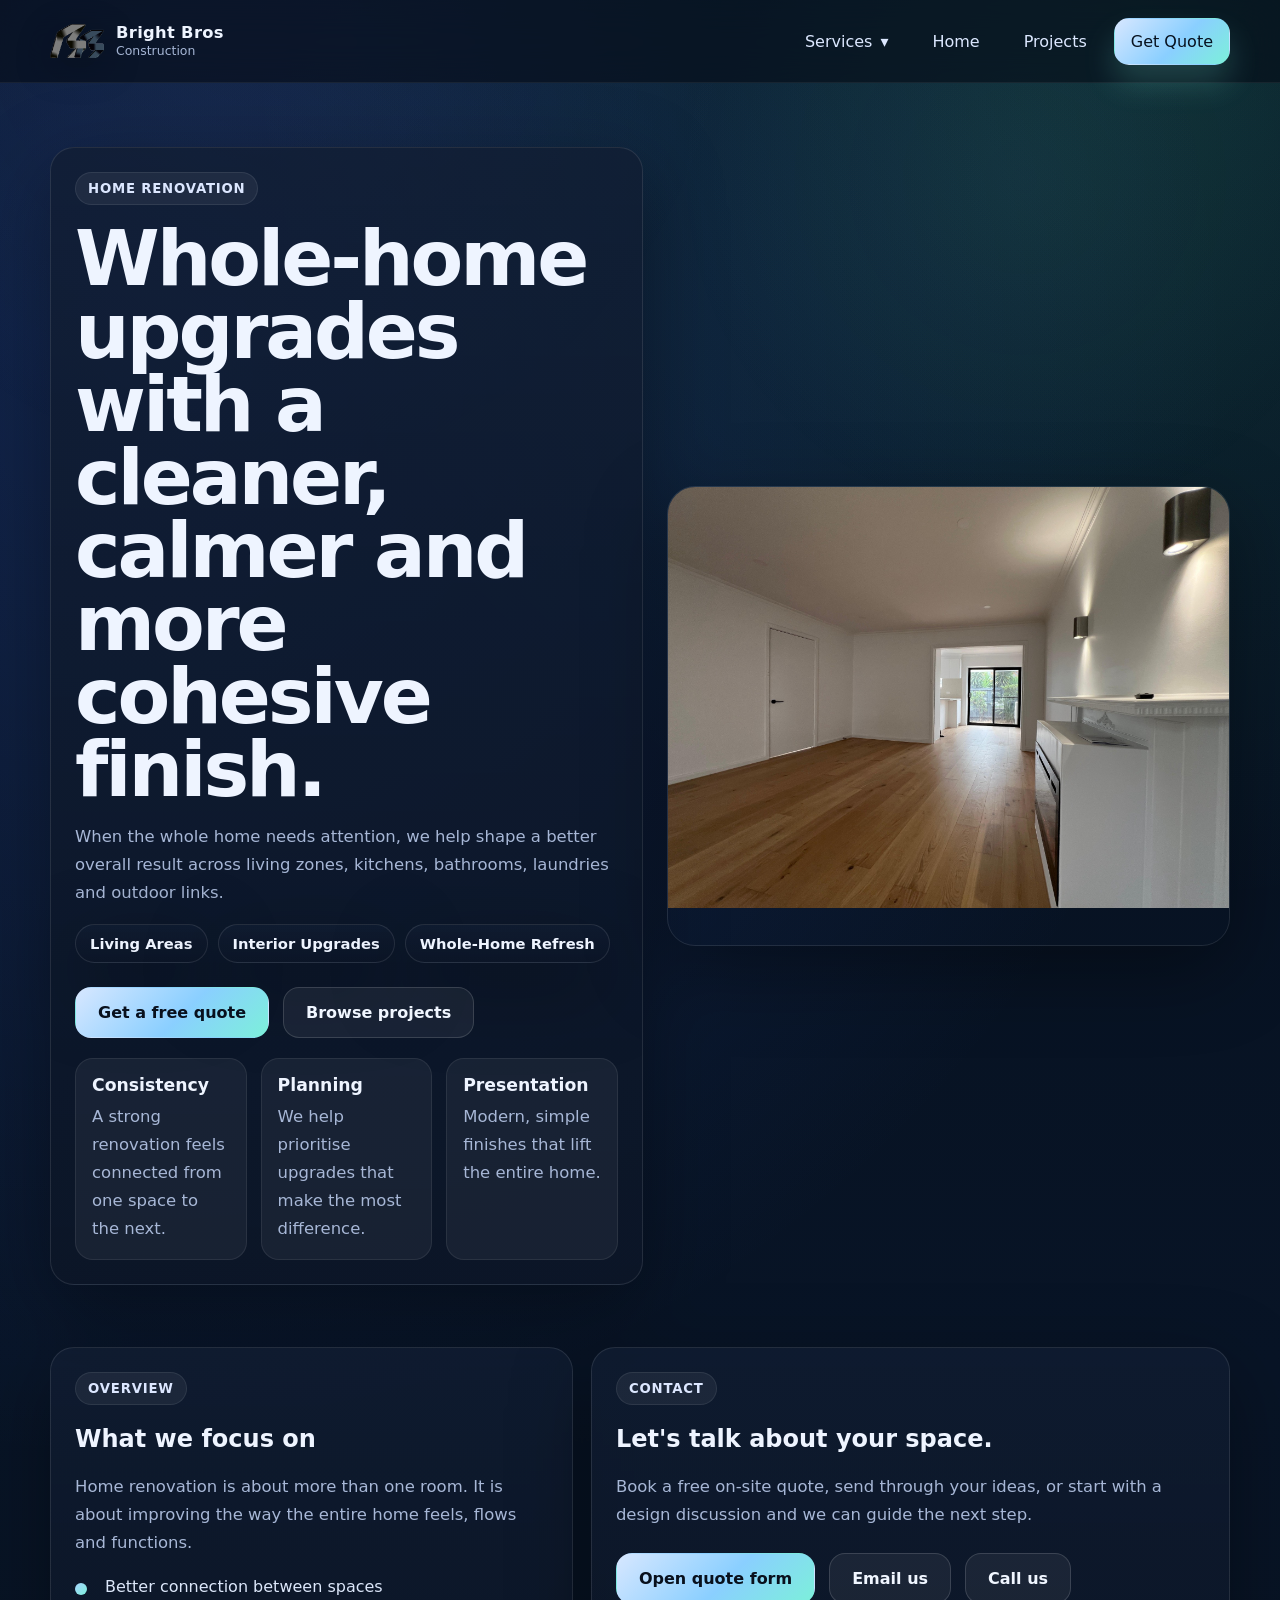
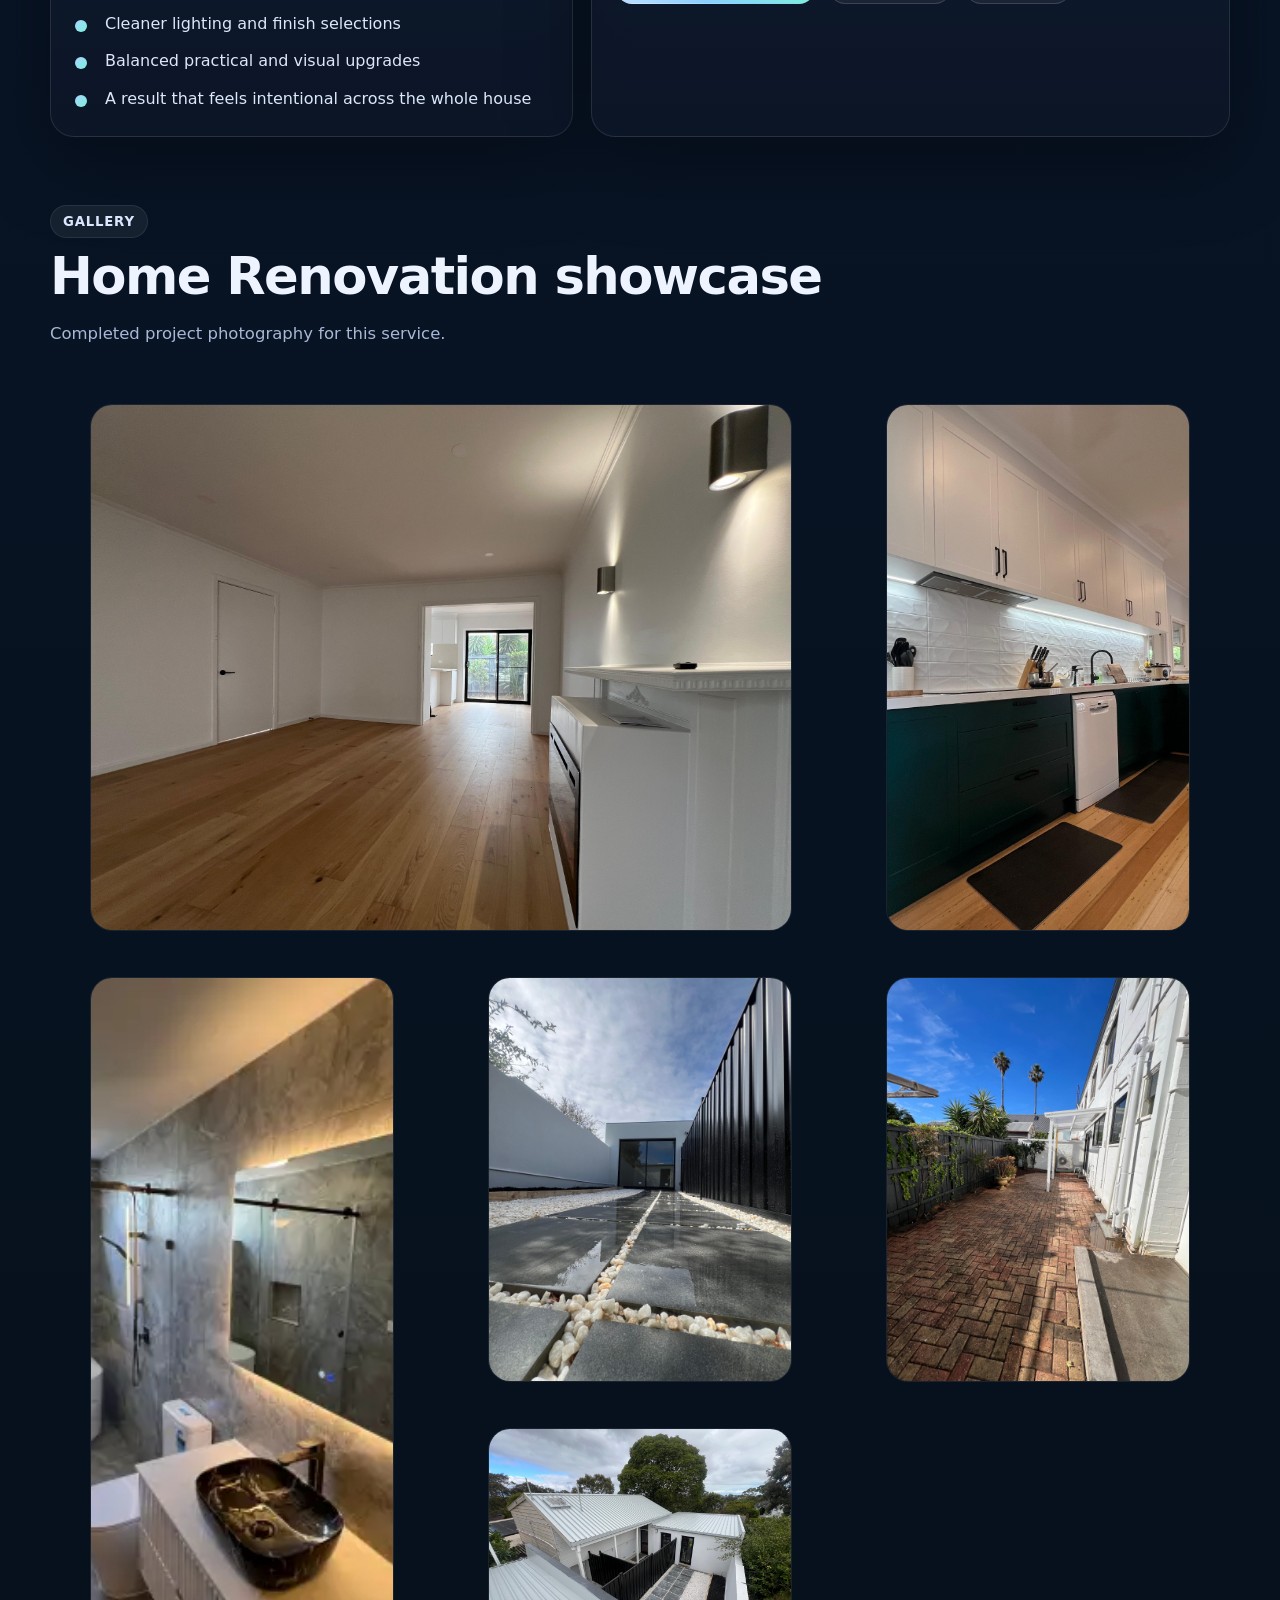
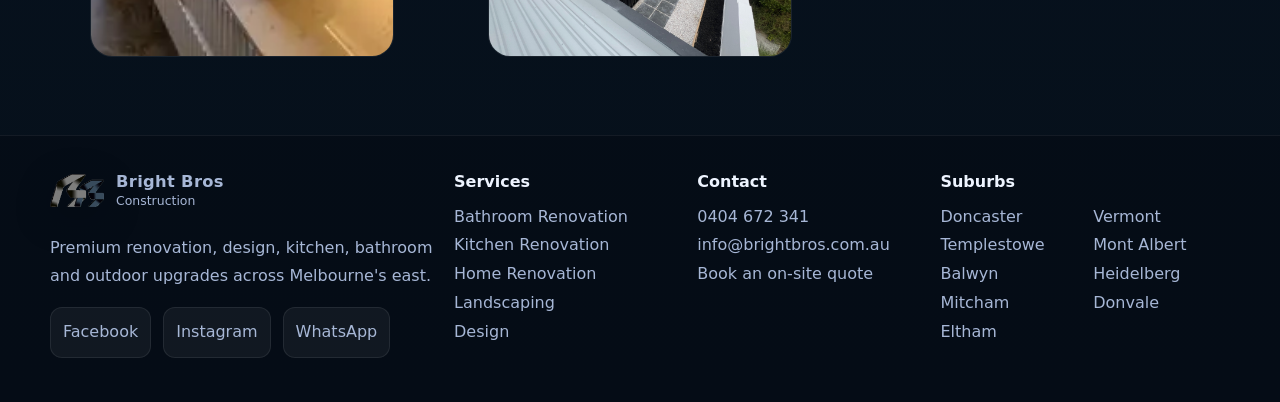
<file: home-renovation.html>
<!DOCTYPE html>
<html lang="en">
<head>
  <meta charset="UTF-8" />
  <meta name="viewport" content="width=device-width, initial-scale=1.0" />
  <title>Home Renovation Doncaster | Bright Bros Construction</title>
  <meta name="description" content="Home renovation services in Doncaster for interior upgrades, living spaces, kitchens, bathrooms and whole-home improvements." />
  <meta name="keywords" content="home renovation Doncaster, renovation Doncaster, house renovation Doncaster" />
  <meta name="theme-color" content="#081120" />
  <meta property="og:title" content="Home Renovation Doncaster | Bright Bros Construction" />
  <meta property="og:description" content="Home renovation services in Doncaster for interior upgrades, living spaces, kitchens, bathrooms and whole-home improvements." />
  <meta property="og:type" content="website" />
  <meta property="og:image" content="assets/bathroom-hero.jpg" />
  <link rel="canonical" href="https://brightbros.com.au/home-renovation.html" />
  <link rel="icon" type="image/png" href="assets/favicon.png" />
  <link rel="apple-touch-icon" href="assets/apple-touch-icon.png" />
  <link rel="stylesheet" href="styles.css" />
</head>
<body>
<div class="page-glow"></div>

<header class="site-header">
  <div class="container nav-shell">
    <a class="brand" href="index.html" aria-label="Bright Bros home">
      <img src="assets/logo-mark.png" alt="Bright Bros logo" />
      <span><strong>Bright Bros</strong><small>Construction</small></span>
    </a>
    <button class="menu-toggle" aria-expanded="false" aria-label="Open menu"><span></span><span></span><span></span></button>
    <nav class="main-nav" aria-label="Primary navigation">
      <div class="nav-dropdown">
        <button class="nav-link dropdown-trigger" type="button" aria-expanded="false">Services <span class="caret">▾</span></button>
        <div class="dropdown-panel">
          <a href="bathroom-renovation.html">Bathroom Renovation</a><a href="kitchen-renovation.html">Kitchen Renovation</a><a href="home-renovation.html">Home Renovation</a><a href="landscaping.html">Landscaping</a><a href="design.html">Design</a>
        </div>
      </div>
      <a class="nav-link" href="index.html">Home</a><a class="nav-link" href="projects.html">Projects</a>
      <a class="nav-link nav-cta" href="quote.html">Get Quote</a>
    </nav>
  </div>
</header>

<main>
<section class="page-hero">
  <div class="container page-hero-shell">
    <div class="page-hero-card page-hero-copy reveal">
      <div class="eyebrow">Home Renovation</div>
      <h1>Whole-home upgrades with a cleaner, calmer and more cohesive finish.</h1>
      <p>When the whole home needs attention, we help shape a better overall result across living zones, kitchens, bathrooms, laundries and outdoor links.</p>
      <div class="service-pill-row"><span class="service-pill">Living Areas</span><span class="service-pill">Interior Upgrades</span><span class="service-pill">Whole-Home Refresh</span></div>
      <div class="page-hero-actions">
        <a class="btn btn-primary" href="quote.html">Get a free quote</a>
        <a class="btn btn-secondary" href="projects.html">Browse projects</a>
      </div>
      <div class="service-meta-grid"><article class="service-meta-card reveal"><strong>Consistency</strong><span class="service-meta">A strong renovation feels connected from one space to the next.</span></article><article class="service-meta-card reveal"><strong>Planning</strong><span class="service-meta">We help prioritise upgrades that make the most difference.</span></article><article class="service-meta-card reveal"><strong>Presentation</strong><span class="service-meta">Modern, simple finishes that lift the entire home.</span></article></div>
    </div>
    <div class="page-hero-visual reveal"><img src="assets/home-hero.jpg" alt="Completed home renovation interior" /></div>
  </div>
</section>

<section class="section">
  <div class="container content-grid">
    <div class="content-panel reveal">
      <div class="eyebrow">Overview</div>
      <h2>What we focus on</h2>
      <p class="muted">Home renovation is about more than one room. It is about improving the way the entire home feels, flows and functions.</p>
      <div class="check-list"><div>Better connection between spaces</div><div>Cleaner lighting and finish selections</div><div>Balanced practical and visual upgrades</div><div>A result that feels intentional across the whole house</div></div>
    </div>
    <div class="content-panel reveal">
      <div class="eyebrow">Contact</div>
      <h2>Let&apos;s talk about your space.</h2>
      <p class="muted">Book a free on-site quote, send through your ideas, or start with a design discussion and we can guide the next step.</p>
      <div class="quote-actions">
        <a class="btn btn-primary" href="quote.html">Open quote form</a>
        <a class="btn btn-secondary" href="mailto:info@brightbros.com.au">Email us</a>
        <a class="btn btn-secondary" href="tel:+61404672341">Call us</a>
      </div>
    </div>
  </div>
</section>

<section class="section">
  <div class="container">
    <div class="section-head reveal"><div><div class="eyebrow">Gallery</div><h2>Home Renovation showcase</h2><p class="muted">Completed project photography for this service.</p></div></div>
    <div class="service-gallery reveal"><figure class="card wide"><img src="assets/home-1.jpg" alt="Home Renovation project image 1" /></figure><figure class="card"><img src="assets/home-4.jpg" alt="Home Renovation project image 2" /></figure><figure class="card tall"><img src="assets/home-5.jpg" alt="Home Renovation project image 3" /></figure><figure class="card"><img src="assets/home-2.jpg" alt="Home Renovation project image 4" /></figure><figure class="card"><img src="assets/home-6.jpg" alt="Home Renovation project image 5" /></figure><figure class="card"><img src="assets/home-3.jpg" alt="Home Renovation project image 6" /></figure></div>
  </div>
</section>
</main>

<footer class="site-footer">
  <div class="container footer-grid">
    <div>
      <a class="brand footer-brand" href="index.html">
        <img src="assets/logo-mark.png" alt="Bright Bros logo" />
        <span><strong>Bright Bros</strong><small>Construction</small></span>
      </a>
      <p>Premium renovation, design, kitchen, bathroom and outdoor upgrades across Melbourne&apos;s east.</p>
      <div class="social-row">
        <a href="https://www.facebook.com/brightbros.com.au" target="_blank" rel="noreferrer" aria-label="Facebook">Facebook</a>
        <a href="https://www.instagram.com/brightbros.com.au" target="_blank" rel="noreferrer" aria-label="Instagram">Instagram</a>
        <a href="https://wa.me/message/BB327Z4Z56RLJ1?src=qr" target="_blank" rel="noreferrer" aria-label="WhatsApp">WhatsApp</a>
      </div>
    </div>
    <div>
      <h4>Services</h4>
      <ul><li><a href="bathroom-renovation.html">Bathroom Renovation</a></li><li><a href="kitchen-renovation.html">Kitchen Renovation</a></li><li><a href="home-renovation.html">Home Renovation</a></li><li><a href="landscaping.html">Landscaping</a></li><li><a href="design.html">Design</a></li></ul>
    </div>
    <div>
      <h4>Contact</h4>
      <ul>
        <li><a href="tel:+61404672341">0404 672 341</a></li>
        <li><a href="mailto:info@brightbros.com.au">info@brightbros.com.au</a></li>
        <li><a href="quote.html">Book an on-site quote</a></li>
      </ul>
    </div>
    <div>
      <h4>Suburbs</h4>
      <ul class="suburb-list"><li>Doncaster</li><li>Templestowe</li><li>Balwyn</li><li>Mitcham</li><li>Eltham</li><li>Vermont</li><li>Mont Albert</li><li>Heidelberg</li><li>Donvale</li></ul>
    </div>
  </div>
</footer>

<script type="application/ld+json">{"@context": "https://schema.org", "@type": "HomeAndConstructionBusiness", "name": "Bright Bros Construction", "url": "https://brightbros.com.au/", "telephone": "+61 404 672 341", "email": "info@brightbros.com.au", "areaServed": ["Doncaster", "Templestowe", "Balwyn", "Mitcham", "Eltham", "Vermont", "Mont Albert", "Heidelberg", "Donvale"], "sameAs": ["https://www.facebook.com/brightbros.com.au", "https://www.instagram.com/brightbros.com.au", "https://wa.me/message/BB327Z4Z56RLJ1?src=qr"], "serviceType": ["Bathroom Renovation", "Kitchen Renovation", "Home Renovation", "Landscaping", "Design"]}</script>
<script src="script.js"></script>
</body>
</html>
</file>
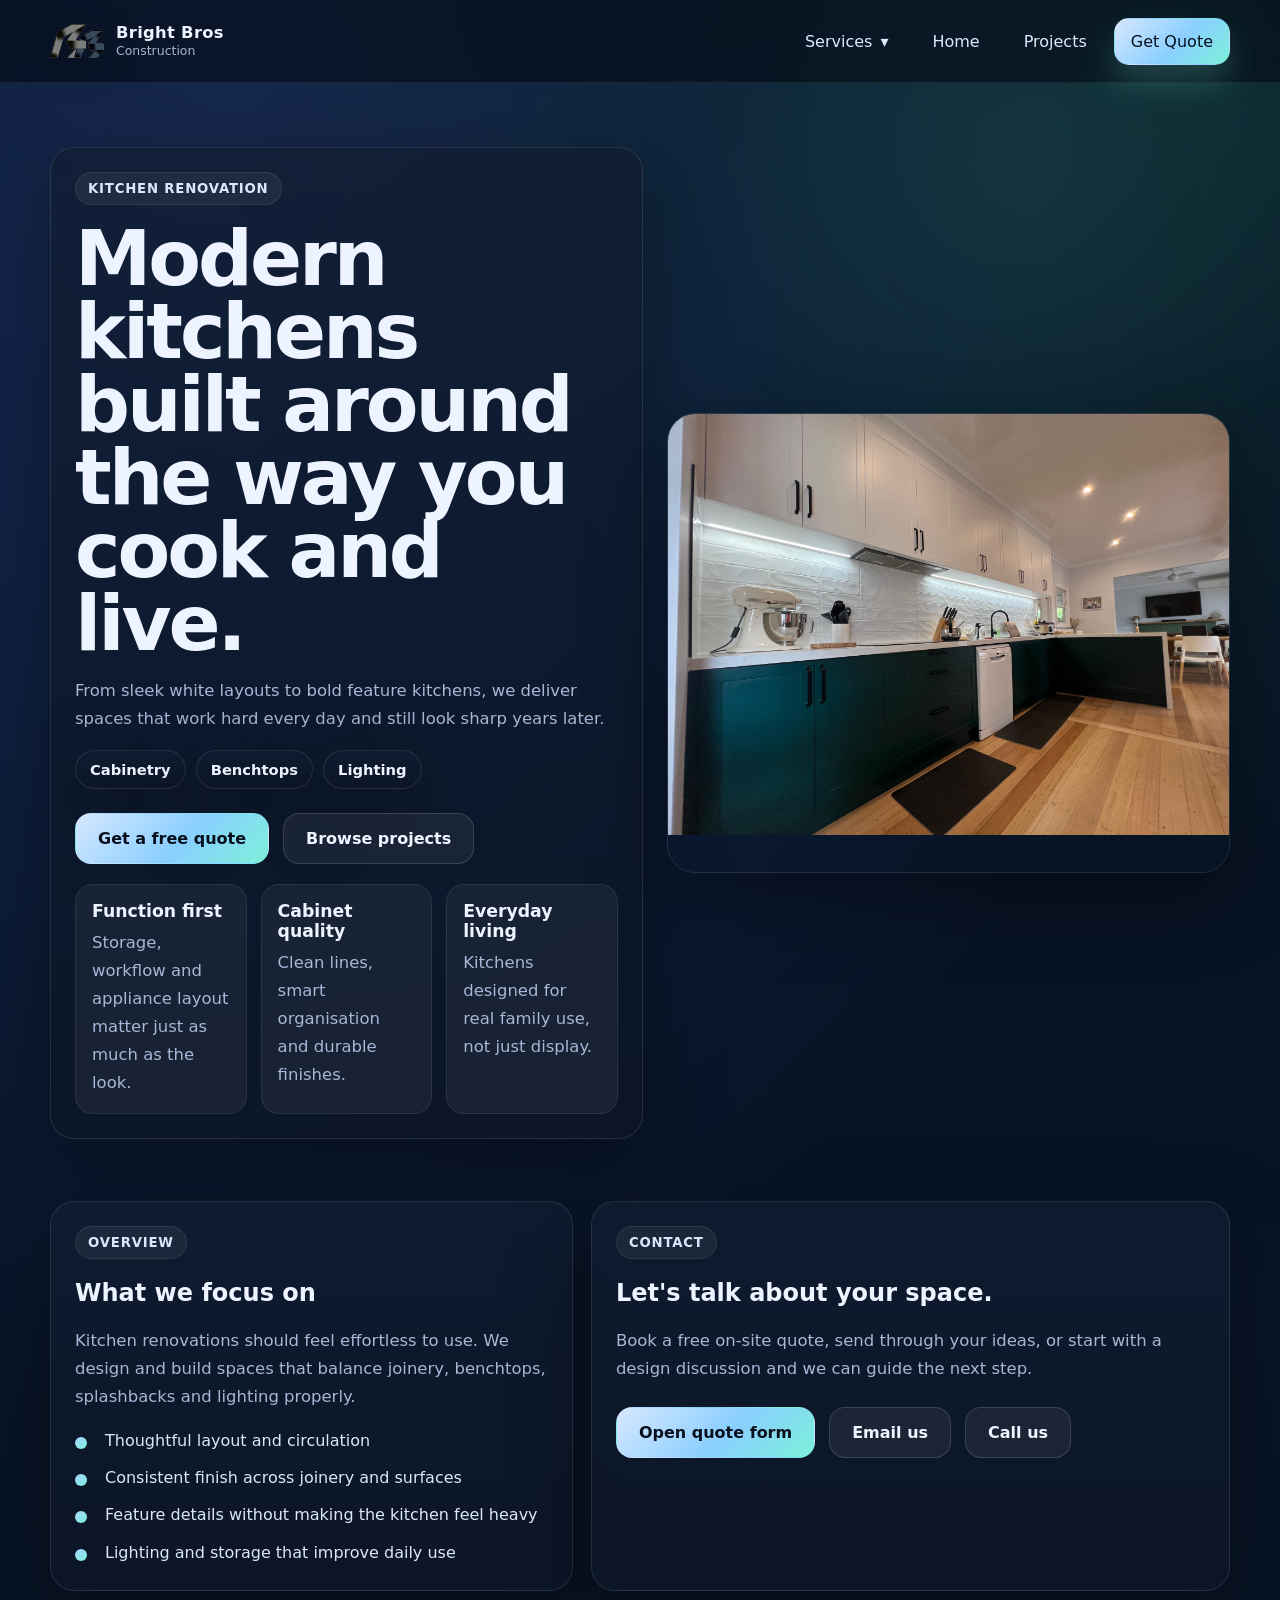
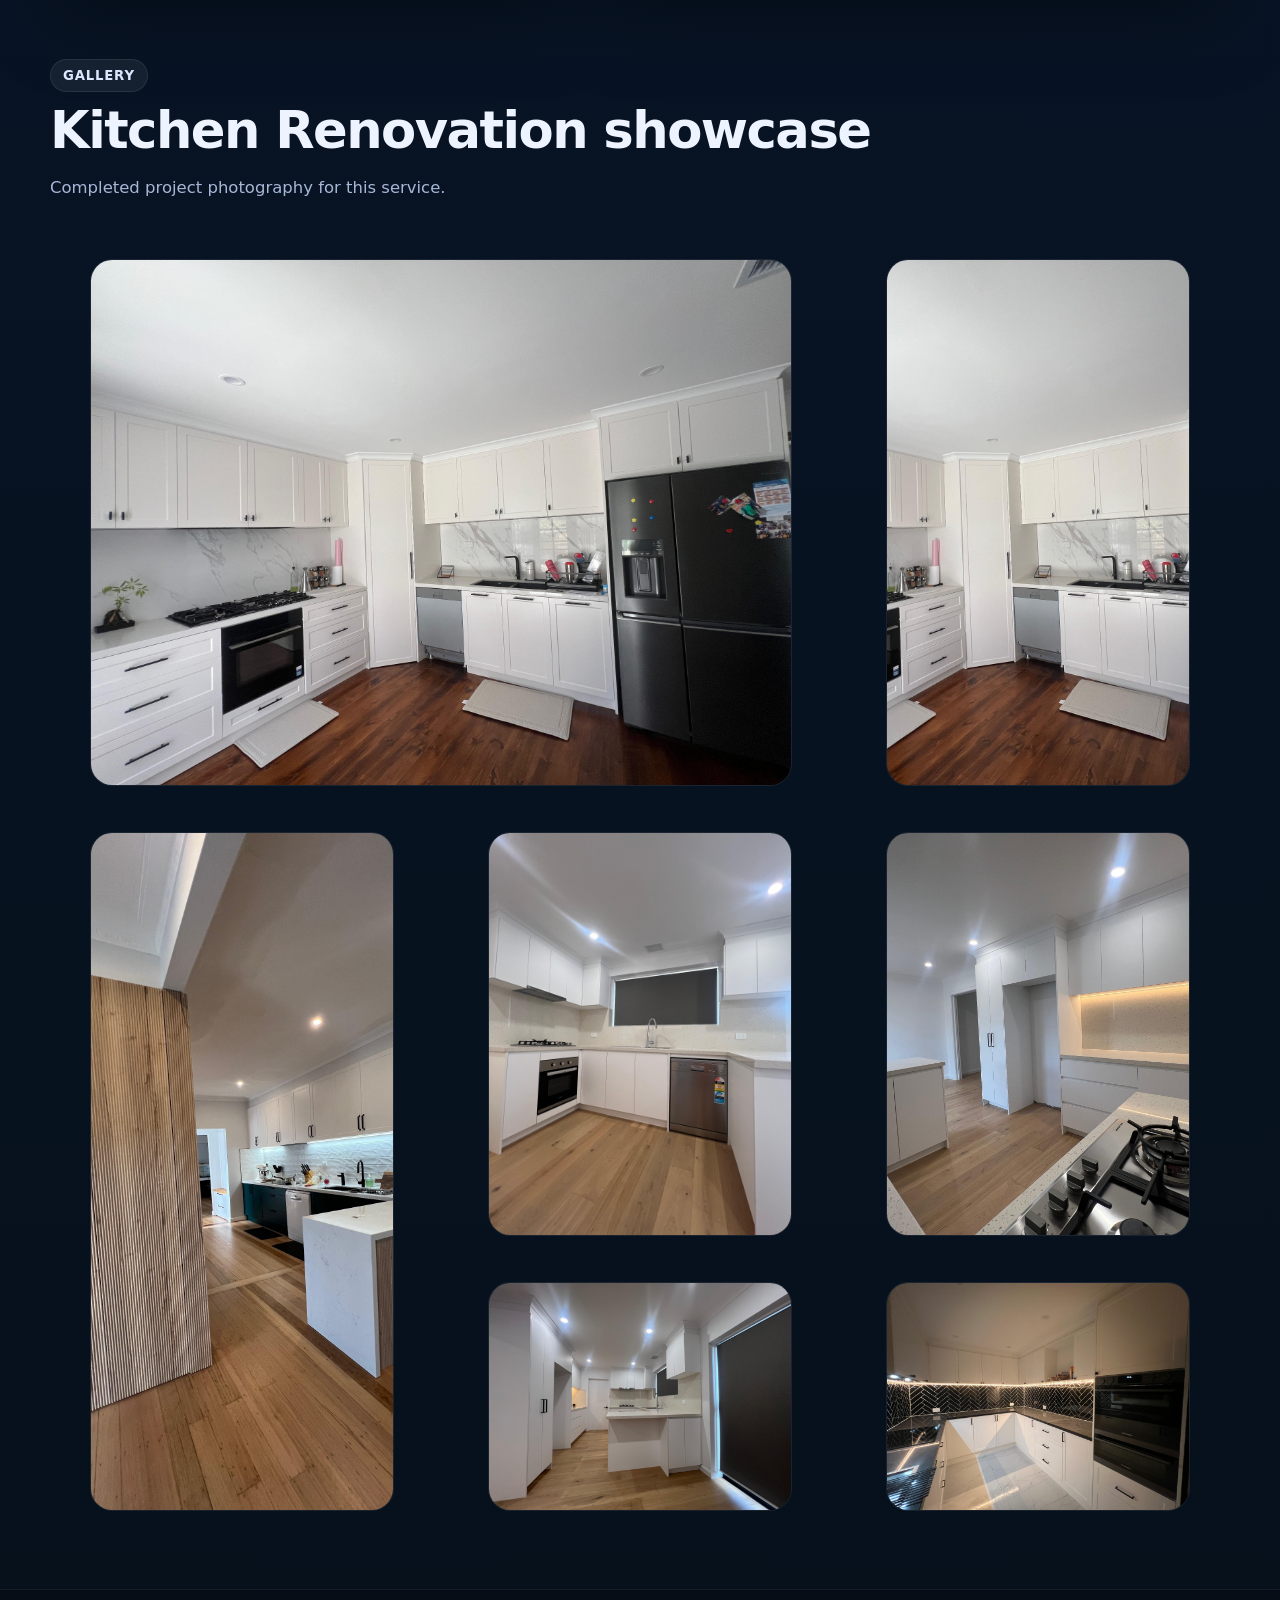
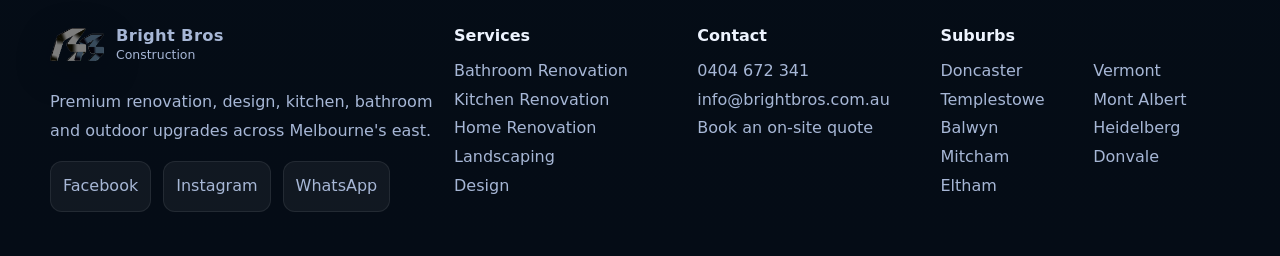
<file: kitchen-renovation.html>
<!DOCTYPE html>
<html lang="en">
<head>
  <meta charset="UTF-8" />
  <meta name="viewport" content="width=device-width, initial-scale=1.0" />
  <title>Kitchen Renovation Doncaster | Bright Bros Construction</title>
  <meta name="description" content="Kitchen renovation specialists in Doncaster with modern cabinetry, practical layouts and premium finishes." />
  <meta name="keywords" content="kitchen renovation Doncaster, kitchen remodel Doncaster, custom kitchen Doncaster" />
  <meta name="theme-color" content="#081120" />
  <meta property="og:title" content="Kitchen Renovation Doncaster | Bright Bros Construction" />
  <meta property="og:description" content="Kitchen renovation specialists in Doncaster with modern cabinetry, practical layouts and premium finishes." />
  <meta property="og:type" content="website" />
  <meta property="og:image" content="assets/bathroom-hero.jpg" />
  <link rel="canonical" href="https://brightbros.com.au/kitchen-renovation.html" />
  <link rel="icon" type="image/png" href="assets/favicon.png" />
  <link rel="apple-touch-icon" href="assets/apple-touch-icon.png" />
  <link rel="stylesheet" href="styles.css" />
</head>
<body>
<div class="page-glow"></div>

<header class="site-header">
  <div class="container nav-shell">
    <a class="brand" href="index.html" aria-label="Bright Bros home">
      <img src="assets/logo-mark.png" alt="Bright Bros logo" />
      <span><strong>Bright Bros</strong><small>Construction</small></span>
    </a>
    <button class="menu-toggle" aria-expanded="false" aria-label="Open menu"><span></span><span></span><span></span></button>
    <nav class="main-nav" aria-label="Primary navigation">
      <div class="nav-dropdown">
        <button class="nav-link dropdown-trigger" type="button" aria-expanded="false">Services <span class="caret">▾</span></button>
        <div class="dropdown-panel">
          <a href="bathroom-renovation.html">Bathroom Renovation</a><a href="kitchen-renovation.html">Kitchen Renovation</a><a href="home-renovation.html">Home Renovation</a><a href="landscaping.html">Landscaping</a><a href="design.html">Design</a>
        </div>
      </div>
      <a class="nav-link" href="index.html">Home</a><a class="nav-link" href="projects.html">Projects</a>
      <a class="nav-link nav-cta" href="quote.html">Get Quote</a>
    </nav>
  </div>
</header>

<main>
<section class="page-hero">
  <div class="container page-hero-shell">
    <div class="page-hero-card page-hero-copy reveal">
      <div class="eyebrow">Kitchen Renovation</div>
      <h1>Modern kitchens built around the way you cook and live.</h1>
      <p>From sleek white layouts to bold feature kitchens, we deliver spaces that work hard every day and still look sharp years later.</p>
      <div class="service-pill-row"><span class="service-pill">Cabinetry</span><span class="service-pill">Benchtops</span><span class="service-pill">Lighting</span></div>
      <div class="page-hero-actions">
        <a class="btn btn-primary" href="quote.html">Get a free quote</a>
        <a class="btn btn-secondary" href="projects.html">Browse projects</a>
      </div>
      <div class="service-meta-grid"><article class="service-meta-card reveal"><strong>Function first</strong><span class="service-meta">Storage, workflow and appliance layout matter just as much as the look.</span></article><article class="service-meta-card reveal"><strong>Cabinet quality</strong><span class="service-meta">Clean lines, smart organisation and durable finishes.</span></article><article class="service-meta-card reveal"><strong>Everyday living</strong><span class="service-meta">Kitchens designed for real family use, not just display.</span></article></div>
    </div>
    <div class="page-hero-visual reveal"><img src="assets/kitchen-hero.jpg" alt="Completed green kitchen renovation" /></div>
  </div>
</section>

<section class="section">
  <div class="container content-grid">
    <div class="content-panel reveal">
      <div class="eyebrow">Overview</div>
      <h2>What we focus on</h2>
      <p class="muted">Kitchen renovations should feel effortless to use. We design and build spaces that balance joinery, benchtops, splashbacks and lighting properly.</p>
      <div class="check-list"><div>Thoughtful layout and circulation</div><div>Consistent finish across joinery and surfaces</div><div>Feature details without making the kitchen feel heavy</div><div>Lighting and storage that improve daily use</div></div>
    </div>
    <div class="content-panel reveal">
      <div class="eyebrow">Contact</div>
      <h2>Let&apos;s talk about your space.</h2>
      <p class="muted">Book a free on-site quote, send through your ideas, or start with a design discussion and we can guide the next step.</p>
      <div class="quote-actions">
        <a class="btn btn-primary" href="quote.html">Open quote form</a>
        <a class="btn btn-secondary" href="mailto:info@brightbros.com.au">Email us</a>
        <a class="btn btn-secondary" href="tel:+61404672341">Call us</a>
      </div>
    </div>
  </div>
</section>

<section class="section">
  <div class="container">
    <div class="section-head reveal"><div><div class="eyebrow">Gallery</div><h2>Kitchen Renovation showcase</h2><p class="muted">Completed project photography for this service.</p></div></div>
    <div class="service-gallery reveal"><figure class="card wide"><img src="assets/kitchen-2.jpg" alt="Kitchen Renovation project image 1" /></figure><figure class="card"><img src="assets/kitchen-3.jpg" alt="Kitchen Renovation project image 2" /></figure><figure class="card tall"><img src="assets/kitchen-1.jpg" alt="Kitchen Renovation project image 3" /></figure><figure class="card"><img src="assets/kitchen-4.jpg" alt="Kitchen Renovation project image 4" /></figure><figure class="card"><img src="assets/kitchen-5.jpg" alt="Kitchen Renovation project image 5" /></figure><figure class="card"><img src="assets/kitchen-6.jpg" alt="Kitchen Renovation project image 6" /></figure><figure class="card"><img src="assets/kitchen-7.jpg" alt="Kitchen Renovation project image 7" /></figure></div>
  </div>
</section>
</main>

<footer class="site-footer">
  <div class="container footer-grid">
    <div>
      <a class="brand footer-brand" href="index.html">
        <img src="assets/logo-mark.png" alt="Bright Bros logo" />
        <span><strong>Bright Bros</strong><small>Construction</small></span>
      </a>
      <p>Premium renovation, design, kitchen, bathroom and outdoor upgrades across Melbourne&apos;s east.</p>
      <div class="social-row">
        <a href="https://www.facebook.com/brightbros.com.au" target="_blank" rel="noreferrer" aria-label="Facebook">Facebook</a>
        <a href="https://www.instagram.com/brightbros.com.au" target="_blank" rel="noreferrer" aria-label="Instagram">Instagram</a>
        <a href="https://wa.me/message/BB327Z4Z56RLJ1?src=qr" target="_blank" rel="noreferrer" aria-label="WhatsApp">WhatsApp</a>
      </div>
    </div>
    <div>
      <h4>Services</h4>
      <ul><li><a href="bathroom-renovation.html">Bathroom Renovation</a></li><li><a href="kitchen-renovation.html">Kitchen Renovation</a></li><li><a href="home-renovation.html">Home Renovation</a></li><li><a href="landscaping.html">Landscaping</a></li><li><a href="design.html">Design</a></li></ul>
    </div>
    <div>
      <h4>Contact</h4>
      <ul>
        <li><a href="tel:+61404672341">0404 672 341</a></li>
        <li><a href="mailto:info@brightbros.com.au">info@brightbros.com.au</a></li>
        <li><a href="quote.html">Book an on-site quote</a></li>
      </ul>
    </div>
    <div>
      <h4>Suburbs</h4>
      <ul class="suburb-list"><li>Doncaster</li><li>Templestowe</li><li>Balwyn</li><li>Mitcham</li><li>Eltham</li><li>Vermont</li><li>Mont Albert</li><li>Heidelberg</li><li>Donvale</li></ul>
    </div>
  </div>
</footer>

<script type="application/ld+json">{"@context": "https://schema.org", "@type": "HomeAndConstructionBusiness", "name": "Bright Bros Construction", "url": "https://brightbros.com.au/", "telephone": "+61 404 672 341", "email": "info@brightbros.com.au", "areaServed": ["Doncaster", "Templestowe", "Balwyn", "Mitcham", "Eltham", "Vermont", "Mont Albert", "Heidelberg", "Donvale"], "sameAs": ["https://www.facebook.com/brightbros.com.au", "https://www.instagram.com/brightbros.com.au", "https://wa.me/message/BB327Z4Z56RLJ1?src=qr"], "serviceType": ["Bathroom Renovation", "Kitchen Renovation", "Home Renovation", "Landscaping", "Design"]}</script>
<script src="script.js"></script>
</body>
</html>
</file>
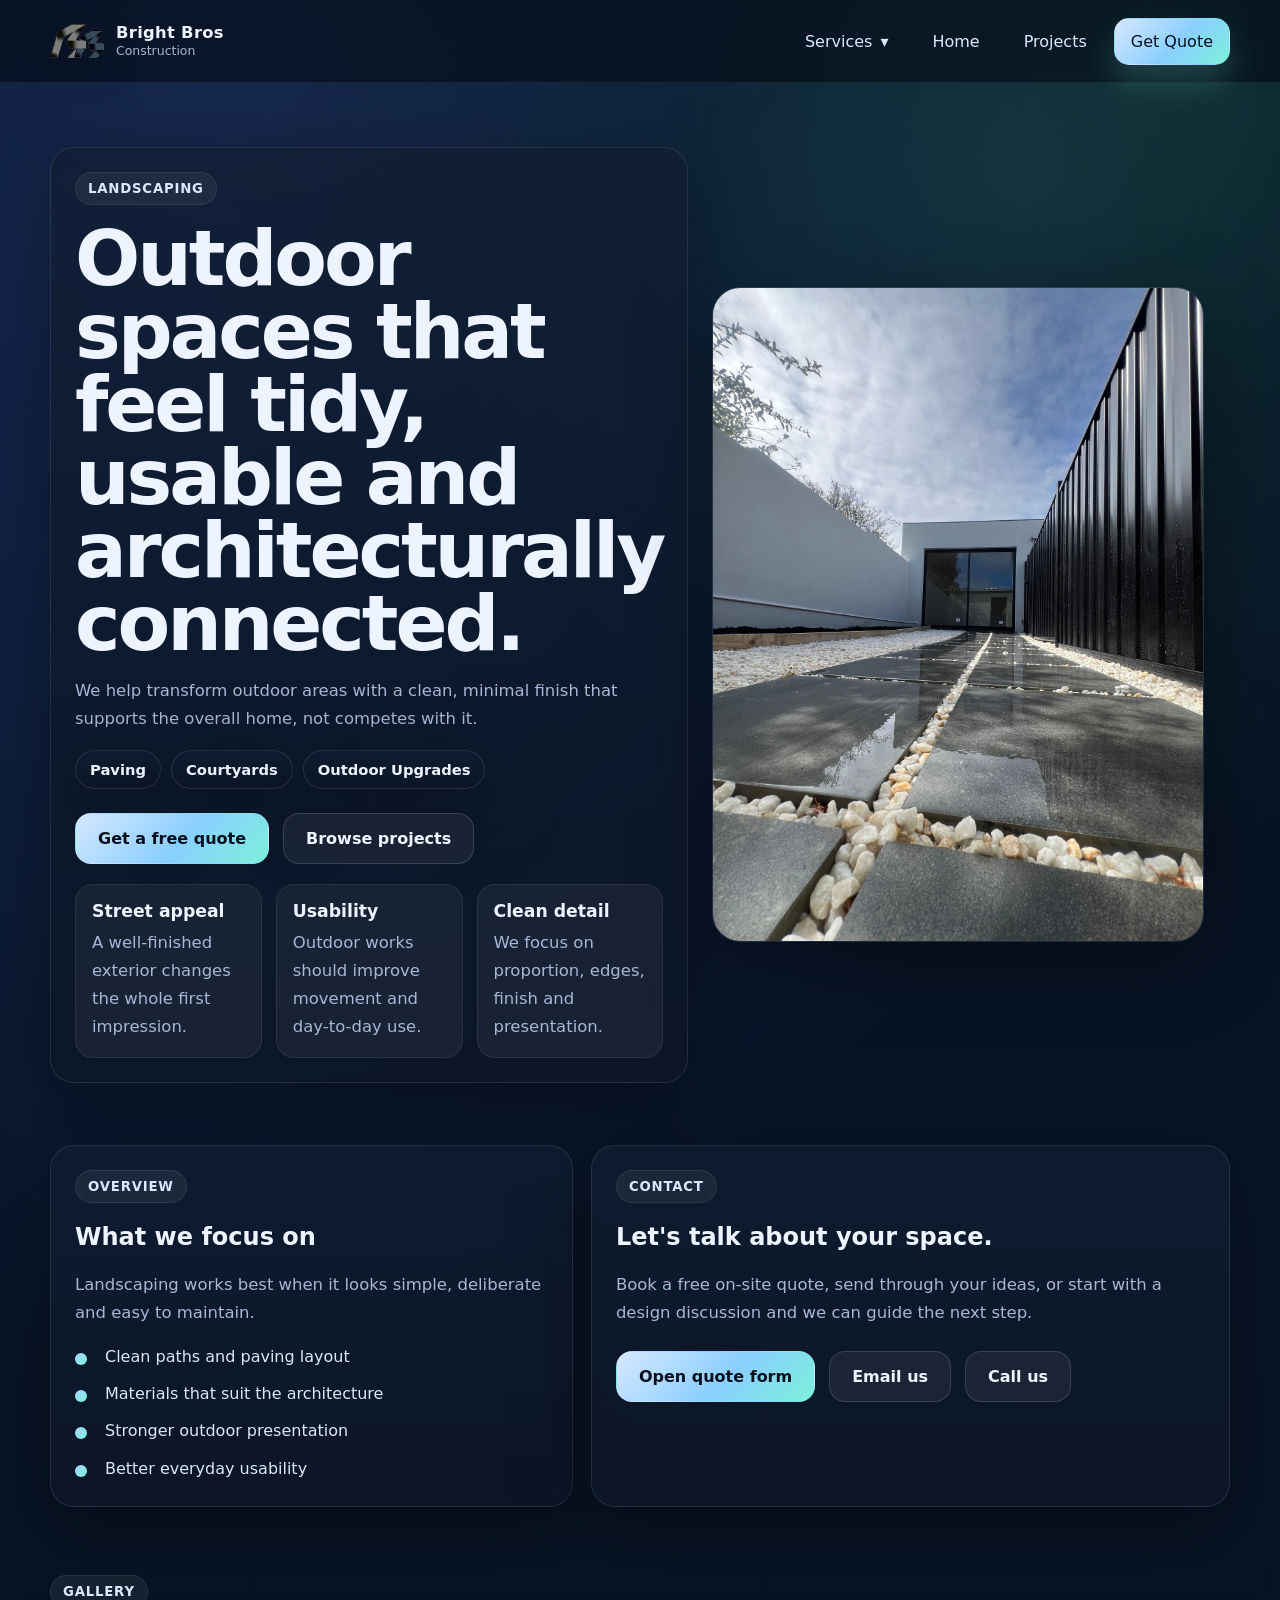
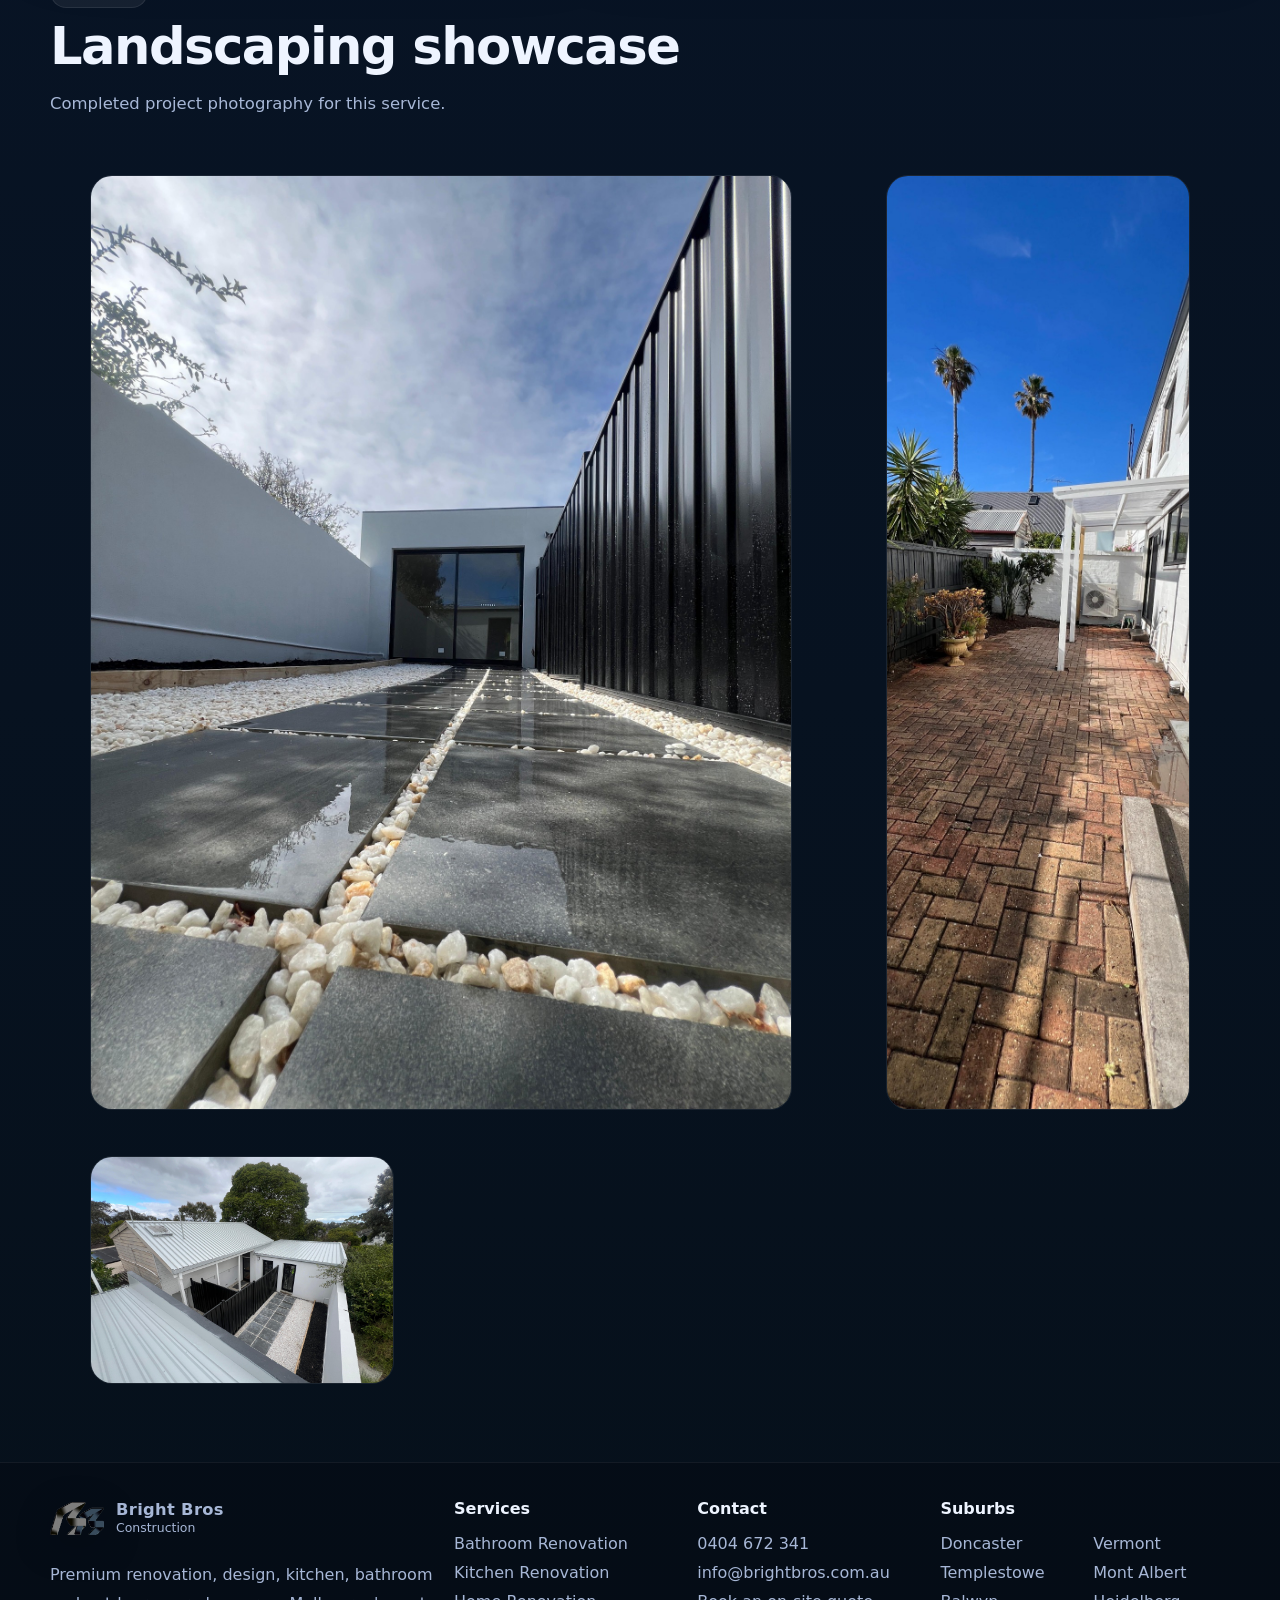
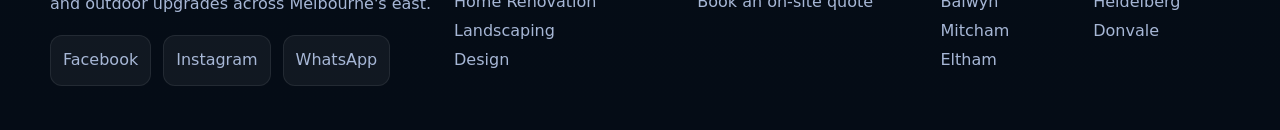
<file: landscaping.html>
<!DOCTYPE html>
<html lang="en">
<head>
  <meta charset="UTF-8" />
  <meta name="viewport" content="width=device-width, initial-scale=1.0" />
  <title>Landscaping Doncaster | Bright Bros Construction</title>
  <meta name="description" content="Landscaping and outdoor improvement services in Doncaster with clean modern finishes." />
  <meta name="keywords" content="landscaping Doncaster, outdoor renovation Doncaster, paving Doncaster" />
  <meta name="theme-color" content="#081120" />
  <meta property="og:title" content="Landscaping Doncaster | Bright Bros Construction" />
  <meta property="og:description" content="Landscaping and outdoor improvement services in Doncaster with clean modern finishes." />
  <meta property="og:type" content="website" />
  <meta property="og:image" content="assets/bathroom-hero.jpg" />
  <link rel="canonical" href="https://brightbros.com.au/landscaping.html" />
  <link rel="icon" type="image/png" href="assets/favicon.png" />
  <link rel="apple-touch-icon" href="assets/apple-touch-icon.png" />
  <link rel="stylesheet" href="styles.css" />
</head>
<body>
<div class="page-glow"></div>

<header class="site-header">
  <div class="container nav-shell">
    <a class="brand" href="index.html" aria-label="Bright Bros home">
      <img src="assets/logo-mark.png" alt="Bright Bros logo" />
      <span><strong>Bright Bros</strong><small>Construction</small></span>
    </a>
    <button class="menu-toggle" aria-expanded="false" aria-label="Open menu"><span></span><span></span><span></span></button>
    <nav class="main-nav" aria-label="Primary navigation">
      <div class="nav-dropdown">
        <button class="nav-link dropdown-trigger" type="button" aria-expanded="false">Services <span class="caret">▾</span></button>
        <div class="dropdown-panel">
          <a href="bathroom-renovation.html">Bathroom Renovation</a><a href="kitchen-renovation.html">Kitchen Renovation</a><a href="home-renovation.html">Home Renovation</a><a href="landscaping.html">Landscaping</a><a href="design.html">Design</a>
        </div>
      </div>
      <a class="nav-link" href="index.html">Home</a><a class="nav-link" href="projects.html">Projects</a>
      <a class="nav-link nav-cta" href="quote.html">Get Quote</a>
    </nav>
  </div>
</header>

<main>
<section class="page-hero">
  <div class="container page-hero-shell">
    <div class="page-hero-card page-hero-copy reveal">
      <div class="eyebrow">Landscaping</div>
      <h1>Outdoor spaces that feel tidy, usable and architecturally connected.</h1>
      <p>We help transform outdoor areas with a clean, minimal finish that supports the overall home, not competes with it.</p>
      <div class="service-pill-row"><span class="service-pill">Paving</span><span class="service-pill">Courtyards</span><span class="service-pill">Outdoor Upgrades</span></div>
      <div class="page-hero-actions">
        <a class="btn btn-primary" href="quote.html">Get a free quote</a>
        <a class="btn btn-secondary" href="projects.html">Browse projects</a>
      </div>
      <div class="service-meta-grid"><article class="service-meta-card reveal"><strong>Street appeal</strong><span class="service-meta">A well-finished exterior changes the whole first impression.</span></article><article class="service-meta-card reveal"><strong>Usability</strong><span class="service-meta">Outdoor works should improve movement and day-to-day use.</span></article><article class="service-meta-card reveal"><strong>Clean detail</strong><span class="service-meta">We focus on proportion, edges, finish and presentation.</span></article></div>
    </div>
    <div class="page-hero-visual reveal"><img src="assets/landscape-hero.jpg" alt="Completed modern outdoor path" /></div>
  </div>
</section>

<section class="section">
  <div class="container content-grid">
    <div class="content-panel reveal">
      <div class="eyebrow">Overview</div>
      <h2>What we focus on</h2>
      <p class="muted">Landscaping works best when it looks simple, deliberate and easy to maintain.</p>
      <div class="check-list"><div>Clean paths and paving layout</div><div>Materials that suit the architecture</div><div>Stronger outdoor presentation</div><div>Better everyday usability</div></div>
    </div>
    <div class="content-panel reveal">
      <div class="eyebrow">Contact</div>
      <h2>Let&apos;s talk about your space.</h2>
      <p class="muted">Book a free on-site quote, send through your ideas, or start with a design discussion and we can guide the next step.</p>
      <div class="quote-actions">
        <a class="btn btn-primary" href="quote.html">Open quote form</a>
        <a class="btn btn-secondary" href="mailto:info@brightbros.com.au">Email us</a>
        <a class="btn btn-secondary" href="tel:+61404672341">Call us</a>
      </div>
    </div>
  </div>
</section>

<section class="section">
  <div class="container">
    <div class="section-head reveal"><div><div class="eyebrow">Gallery</div><h2>Landscaping showcase</h2><p class="muted">Completed project photography for this service.</p></div></div>
    <div class="service-gallery reveal"><figure class="card wide"><img src="assets/landscape-1.jpg" alt="Landscaping project image 1" /></figure><figure class="card"><img src="assets/landscape-2.jpg" alt="Landscaping project image 2" /></figure><figure class="card"><img src="assets/landscape-3.jpg" alt="Landscaping project image 3" /></figure></div>
  </div>
</section>
</main>

<footer class="site-footer">
  <div class="container footer-grid">
    <div>
      <a class="brand footer-brand" href="index.html">
        <img src="assets/logo-mark.png" alt="Bright Bros logo" />
        <span><strong>Bright Bros</strong><small>Construction</small></span>
      </a>
      <p>Premium renovation, design, kitchen, bathroom and outdoor upgrades across Melbourne&apos;s east.</p>
      <div class="social-row">
        <a href="https://www.facebook.com/brightbros.com.au" target="_blank" rel="noreferrer" aria-label="Facebook">Facebook</a>
        <a href="https://www.instagram.com/brightbros.com.au" target="_blank" rel="noreferrer" aria-label="Instagram">Instagram</a>
        <a href="https://wa.me/message/BB327Z4Z56RLJ1?src=qr" target="_blank" rel="noreferrer" aria-label="WhatsApp">WhatsApp</a>
      </div>
    </div>
    <div>
      <h4>Services</h4>
      <ul><li><a href="bathroom-renovation.html">Bathroom Renovation</a></li><li><a href="kitchen-renovation.html">Kitchen Renovation</a></li><li><a href="home-renovation.html">Home Renovation</a></li><li><a href="landscaping.html">Landscaping</a></li><li><a href="design.html">Design</a></li></ul>
    </div>
    <div>
      <h4>Contact</h4>
      <ul>
        <li><a href="tel:+61404672341">0404 672 341</a></li>
        <li><a href="mailto:info@brightbros.com.au">info@brightbros.com.au</a></li>
        <li><a href="quote.html">Book an on-site quote</a></li>
      </ul>
    </div>
    <div>
      <h4>Suburbs</h4>
      <ul class="suburb-list"><li>Doncaster</li><li>Templestowe</li><li>Balwyn</li><li>Mitcham</li><li>Eltham</li><li>Vermont</li><li>Mont Albert</li><li>Heidelberg</li><li>Donvale</li></ul>
    </div>
  </div>
</footer>

<script type="application/ld+json">{"@context": "https://schema.org", "@type": "HomeAndConstructionBusiness", "name": "Bright Bros Construction", "url": "https://brightbros.com.au/", "telephone": "+61 404 672 341", "email": "info@brightbros.com.au", "areaServed": ["Doncaster", "Templestowe", "Balwyn", "Mitcham", "Eltham", "Vermont", "Mont Albert", "Heidelberg", "Donvale"], "sameAs": ["https://www.facebook.com/brightbros.com.au", "https://www.instagram.com/brightbros.com.au", "https://wa.me/message/BB327Z4Z56RLJ1?src=qr"], "serviceType": ["Bathroom Renovation", "Kitchen Renovation", "Home Renovation", "Landscaping", "Design"]}</script>
<script src="script.js"></script>
</body>
</html>
</file>
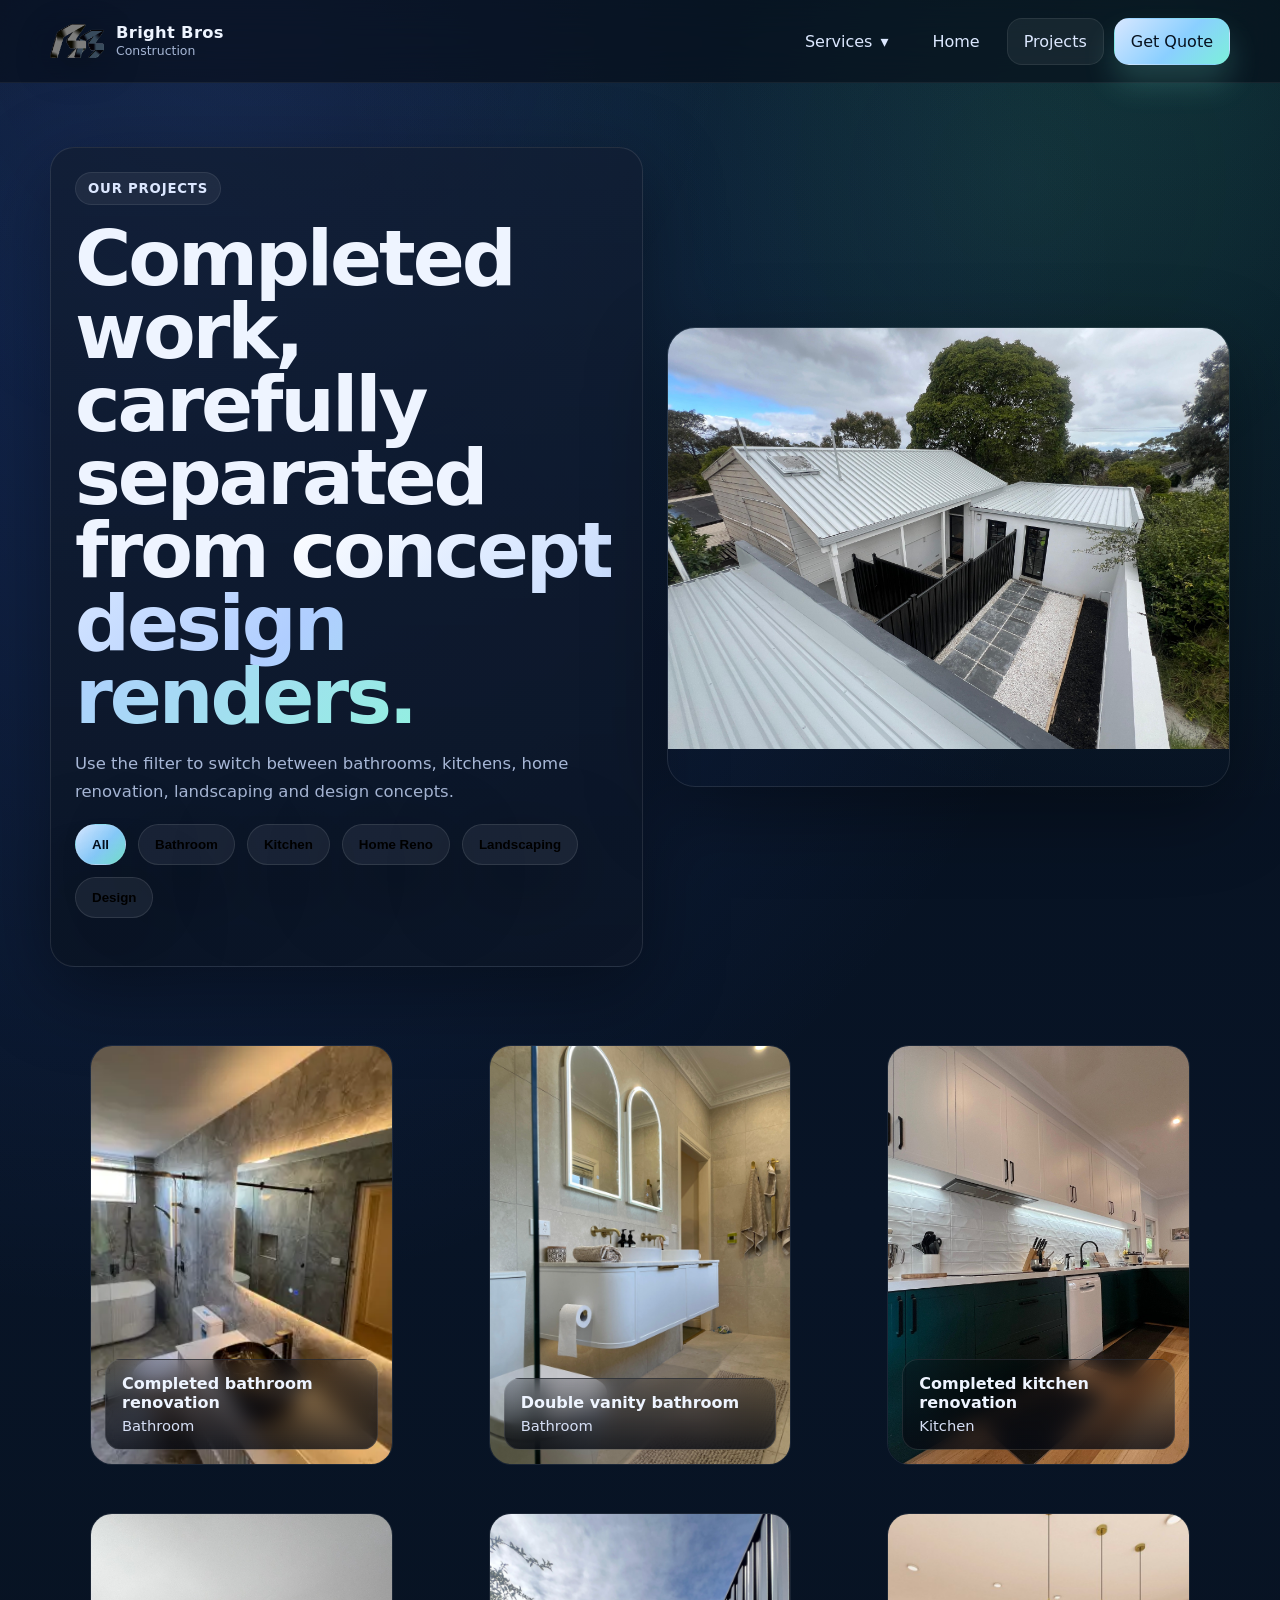
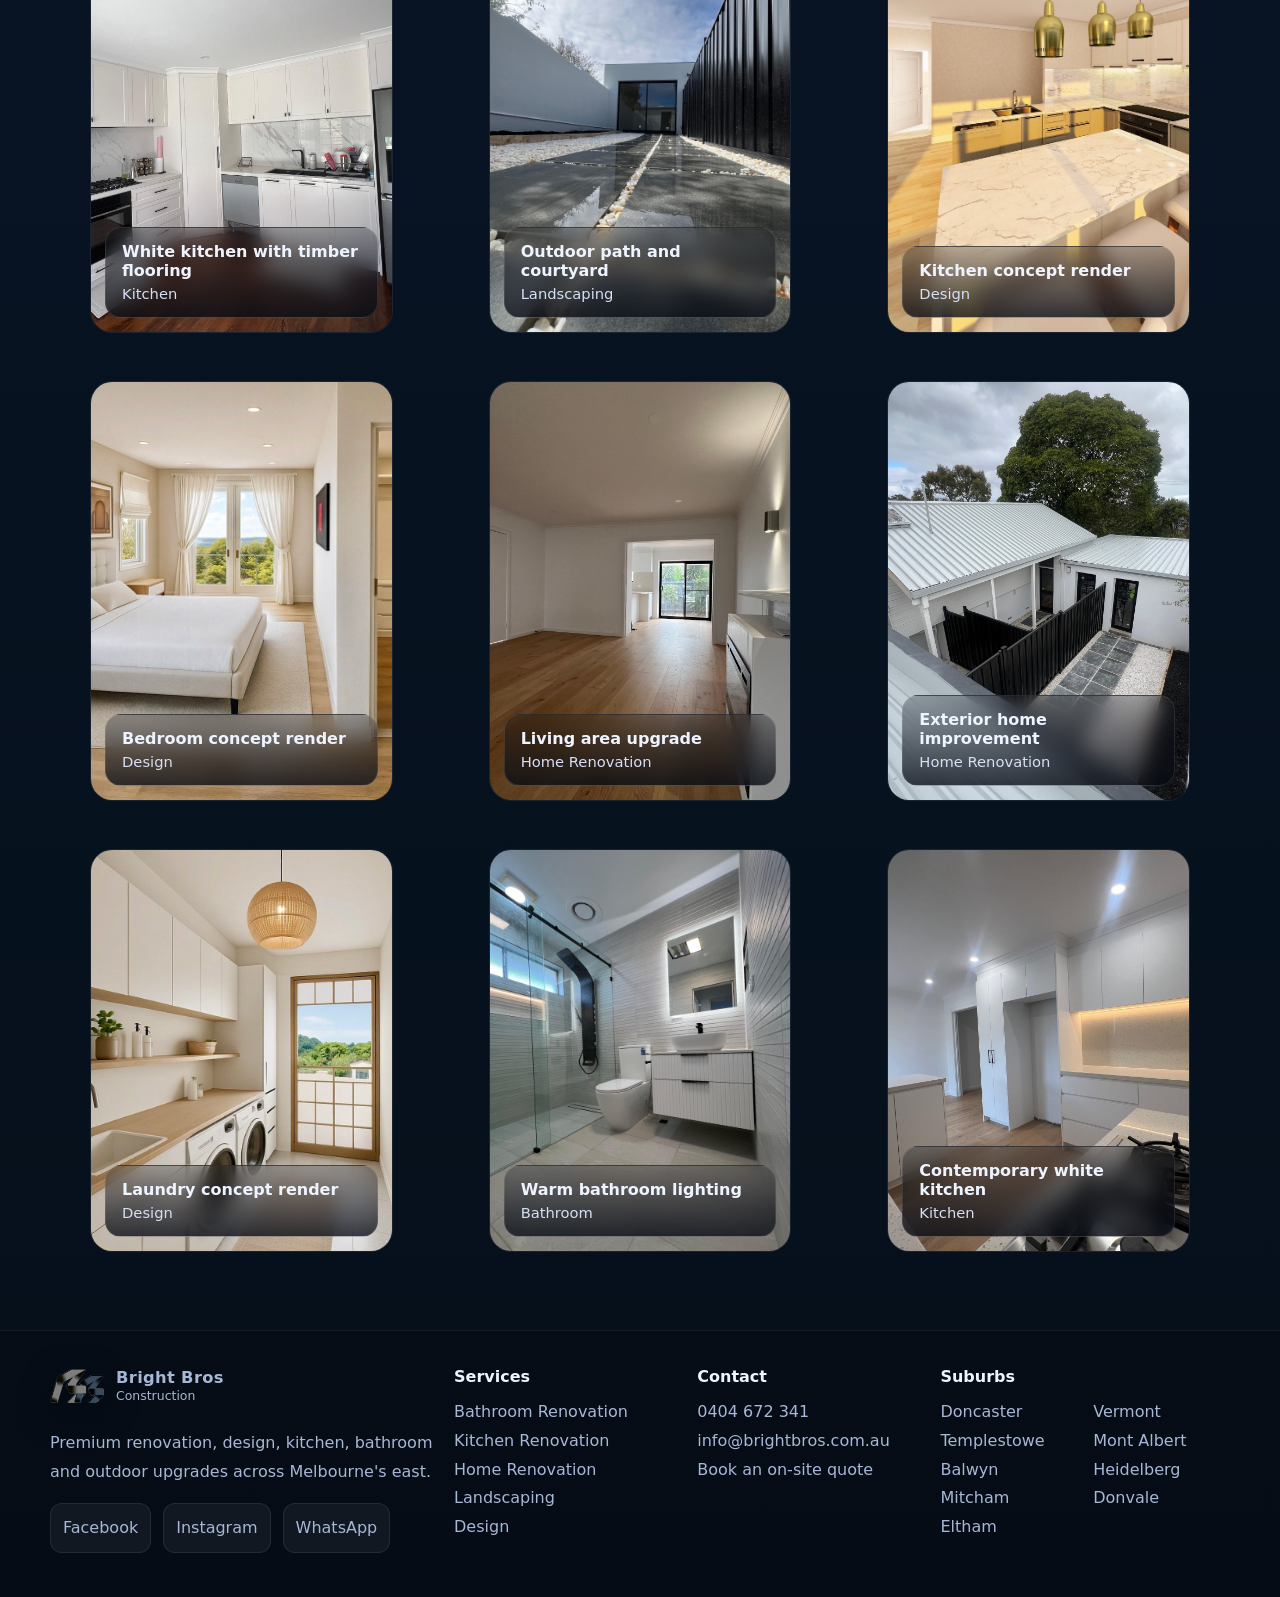
<file: projects.html>
<!DOCTYPE html>
<html lang="en">
<head>
  <meta charset="UTF-8" />
  <meta name="viewport" content="width=device-width, initial-scale=1.0" />
  <title>Our Projects | Bright Bros Construction</title>
  <meta name="description" content="Browse Bright Bros bathroom, kitchen, home renovation, landscaping and design project galleries." />
  <meta name="keywords" content="Bright Bros projects, bathroom renovation projects, kitchen renovation projects, home renovation projects, landscaping projects, design renders" />
  <meta name="theme-color" content="#081120" />
  <meta property="og:title" content="Our Projects | Bright Bros Construction" />
  <meta property="og:description" content="Browse Bright Bros bathroom, kitchen, home renovation, landscaping and design project galleries." />
  <meta property="og:type" content="website" />
  <meta property="og:image" content="assets/bathroom-hero.jpg" />
  <link rel="canonical" href="https://brightbros.com.au/projects.html" />
  <link rel="icon" type="image/png" href="assets/favicon.png" />
  <link rel="apple-touch-icon" href="assets/apple-touch-icon.png" />
  <link rel="stylesheet" href="styles.css" />
</head>
<body>
<div class="page-glow"></div>

<header class="site-header">
  <div class="container nav-shell">
    <a class="brand" href="index.html" aria-label="Bright Bros home">
      <img src="assets/logo-mark.png" alt="Bright Bros logo" />
      <span><strong>Bright Bros</strong><small>Construction</small></span>
    </a>
    <button class="menu-toggle" aria-expanded="false" aria-label="Open menu"><span></span><span></span><span></span></button>
    <nav class="main-nav" aria-label="Primary navigation">
      <div class="nav-dropdown">
        <button class="nav-link dropdown-trigger" type="button" aria-expanded="false">Services <span class="caret">▾</span></button>
        <div class="dropdown-panel">
          <a href="bathroom-renovation.html">Bathroom Renovation</a><a href="kitchen-renovation.html">Kitchen Renovation</a><a href="home-renovation.html">Home Renovation</a><a href="landscaping.html">Landscaping</a><a href="design.html">Design</a>
        </div>
      </div>
      <a class="nav-link" href="index.html">Home</a><a class="nav-link active" href="projects.html">Projects</a>
      <a class="nav-link nav-cta" href="quote.html">Get Quote</a>
    </nav>
  </div>
</header>

<main>
<section class="page-hero">
  <div class="container page-hero-shell">
    <div class="page-hero-card page-hero-copy reveal">
      <div class="eyebrow">Our Projects</div>
      <h1>Completed work, carefully separated from <span>concept design renders.</span></h1>
      <p>Use the filter to switch between bathrooms, kitchens, home renovation, landscaping and design concepts.</p>
      <div class="filters">
        <button class="filter-chip active" data-filter="all">All</button>
        <button class="filter-chip" data-filter="bathroom">Bathroom</button>
        <button class="filter-chip" data-filter="kitchen">Kitchen</button>
        <button class="filter-chip" data-filter="home">Home Reno</button>
        <button class="filter-chip" data-filter="landscaping">Landscaping</button>
        <button class="filter-chip" data-filter="design">Design</button>
      </div>
    </div>
    <div class="page-hero-visual reveal"><img src="assets/home-3.jpg" alt="Exterior renovation and outdoor improvement" /></div>
  </div>
</section>
<section class="section">
  <div class="container masonry reveal">
    <figure class="masonry-card tall" data-category="bathroom" data-hide="false"><img src="assets/bathroom-hero.jpg" alt="Completed bathroom renovation" /><figcaption class="card-caption"><strong>Completed bathroom renovation</strong><span>Bathroom</span></figcaption></figure><figure class="masonry-card " data-category="bathroom" data-hide="false"><img src="assets/bathroom-4.jpg" alt="Double vanity bathroom" /><figcaption class="card-caption"><strong>Double vanity bathroom</strong><span>Bathroom</span></figcaption></figure><figure class="masonry-card " data-category="kitchen" data-hide="false"><img src="assets/kitchen-hero.jpg" alt="Completed kitchen renovation" /><figcaption class="card-caption"><strong>Completed kitchen renovation</strong><span>Kitchen</span></figcaption></figure><figure class="masonry-card tall" data-category="kitchen" data-hide="false"><img src="assets/kitchen-2.jpg" alt="White kitchen with timber flooring" /><figcaption class="card-caption"><strong>White kitchen with timber flooring</strong><span>Kitchen</span></figcaption></figure><figure class="masonry-card " data-category="landscaping" data-hide="false"><img src="assets/landscape-1.jpg" alt="Outdoor path and courtyard" /><figcaption class="card-caption"><strong>Outdoor path and courtyard</strong><span>Landscaping</span></figcaption></figure><figure class="masonry-card " data-category="design" data-hide="false"><img src="assets/design-5.jpg" alt="Kitchen concept render" /><figcaption class="card-caption"><strong>Kitchen concept render</strong><span>Design</span></figcaption></figure><figure class="masonry-card tall" data-category="design" data-hide="false"><img src="assets/design-2.jpg" alt="Bedroom concept render" /><figcaption class="card-caption"><strong>Bedroom concept render</strong><span>Design</span></figcaption></figure><figure class="masonry-card " data-category="home" data-hide="false"><img src="assets/home-1.jpg" alt="Living area upgrade" /><figcaption class="card-caption"><strong>Living area upgrade</strong><span>Home Renovation</span></figcaption></figure><figure class="masonry-card " data-category="home" data-hide="false"><img src="assets/home-3.jpg" alt="Exterior home improvement" /><figcaption class="card-caption"><strong>Exterior home improvement</strong><span>Home Renovation</span></figcaption></figure><figure class="masonry-card " data-category="design" data-hide="false"><img src="assets/design-7.jpg" alt="Laundry concept render" /><figcaption class="card-caption"><strong>Laundry concept render</strong><span>Design</span></figcaption></figure><figure class="masonry-card " data-category="bathroom" data-hide="false"><img src="assets/bathroom-8.jpg" alt="Warm bathroom lighting" /><figcaption class="card-caption"><strong>Warm bathroom lighting</strong><span>Bathroom</span></figcaption></figure><figure class="masonry-card " data-category="kitchen" data-hide="false"><img src="assets/kitchen-5.jpg" alt="Contemporary white kitchen" /><figcaption class="card-caption"><strong>Contemporary white kitchen</strong><span>Kitchen</span></figcaption></figure>
  </div>
</section>
</main>

<footer class="site-footer">
  <div class="container footer-grid">
    <div>
      <a class="brand footer-brand" href="index.html">
        <img src="assets/logo-mark.png" alt="Bright Bros logo" />
        <span><strong>Bright Bros</strong><small>Construction</small></span>
      </a>
      <p>Premium renovation, design, kitchen, bathroom and outdoor upgrades across Melbourne&apos;s east.</p>
      <div class="social-row">
        <a href="https://www.facebook.com/brightbros.com.au" target="_blank" rel="noreferrer" aria-label="Facebook">Facebook</a>
        <a href="https://www.instagram.com/brightbros.com.au" target="_blank" rel="noreferrer" aria-label="Instagram">Instagram</a>
        <a href="https://wa.me/message/BB327Z4Z56RLJ1?src=qr" target="_blank" rel="noreferrer" aria-label="WhatsApp">WhatsApp</a>
      </div>
    </div>
    <div>
      <h4>Services</h4>
      <ul><li><a href="bathroom-renovation.html">Bathroom Renovation</a></li><li><a href="kitchen-renovation.html">Kitchen Renovation</a></li><li><a href="home-renovation.html">Home Renovation</a></li><li><a href="landscaping.html">Landscaping</a></li><li><a href="design.html">Design</a></li></ul>
    </div>
    <div>
      <h4>Contact</h4>
      <ul>
        <li><a href="tel:+61404672341">0404 672 341</a></li>
        <li><a href="mailto:info@brightbros.com.au">info@brightbros.com.au</a></li>
        <li><a href="quote.html">Book an on-site quote</a></li>
      </ul>
    </div>
    <div>
      <h4>Suburbs</h4>
      <ul class="suburb-list"><li>Doncaster</li><li>Templestowe</li><li>Balwyn</li><li>Mitcham</li><li>Eltham</li><li>Vermont</li><li>Mont Albert</li><li>Heidelberg</li><li>Donvale</li></ul>
    </div>
  </div>
</footer>

<script type="application/ld+json">{"@context": "https://schema.org", "@type": "HomeAndConstructionBusiness", "name": "Bright Bros Construction", "url": "https://brightbros.com.au/", "telephone": "+61 404 672 341", "email": "info@brightbros.com.au", "areaServed": ["Doncaster", "Templestowe", "Balwyn", "Mitcham", "Eltham", "Vermont", "Mont Albert", "Heidelberg", "Donvale"], "sameAs": ["https://www.facebook.com/brightbros.com.au", "https://www.instagram.com/brightbros.com.au", "https://wa.me/message/BB327Z4Z56RLJ1?src=qr"], "serviceType": ["Bathroom Renovation", "Kitchen Renovation", "Home Renovation", "Landscaping", "Design"]}</script>
<script src="script.js"></script>
</body>
</html>
</file>
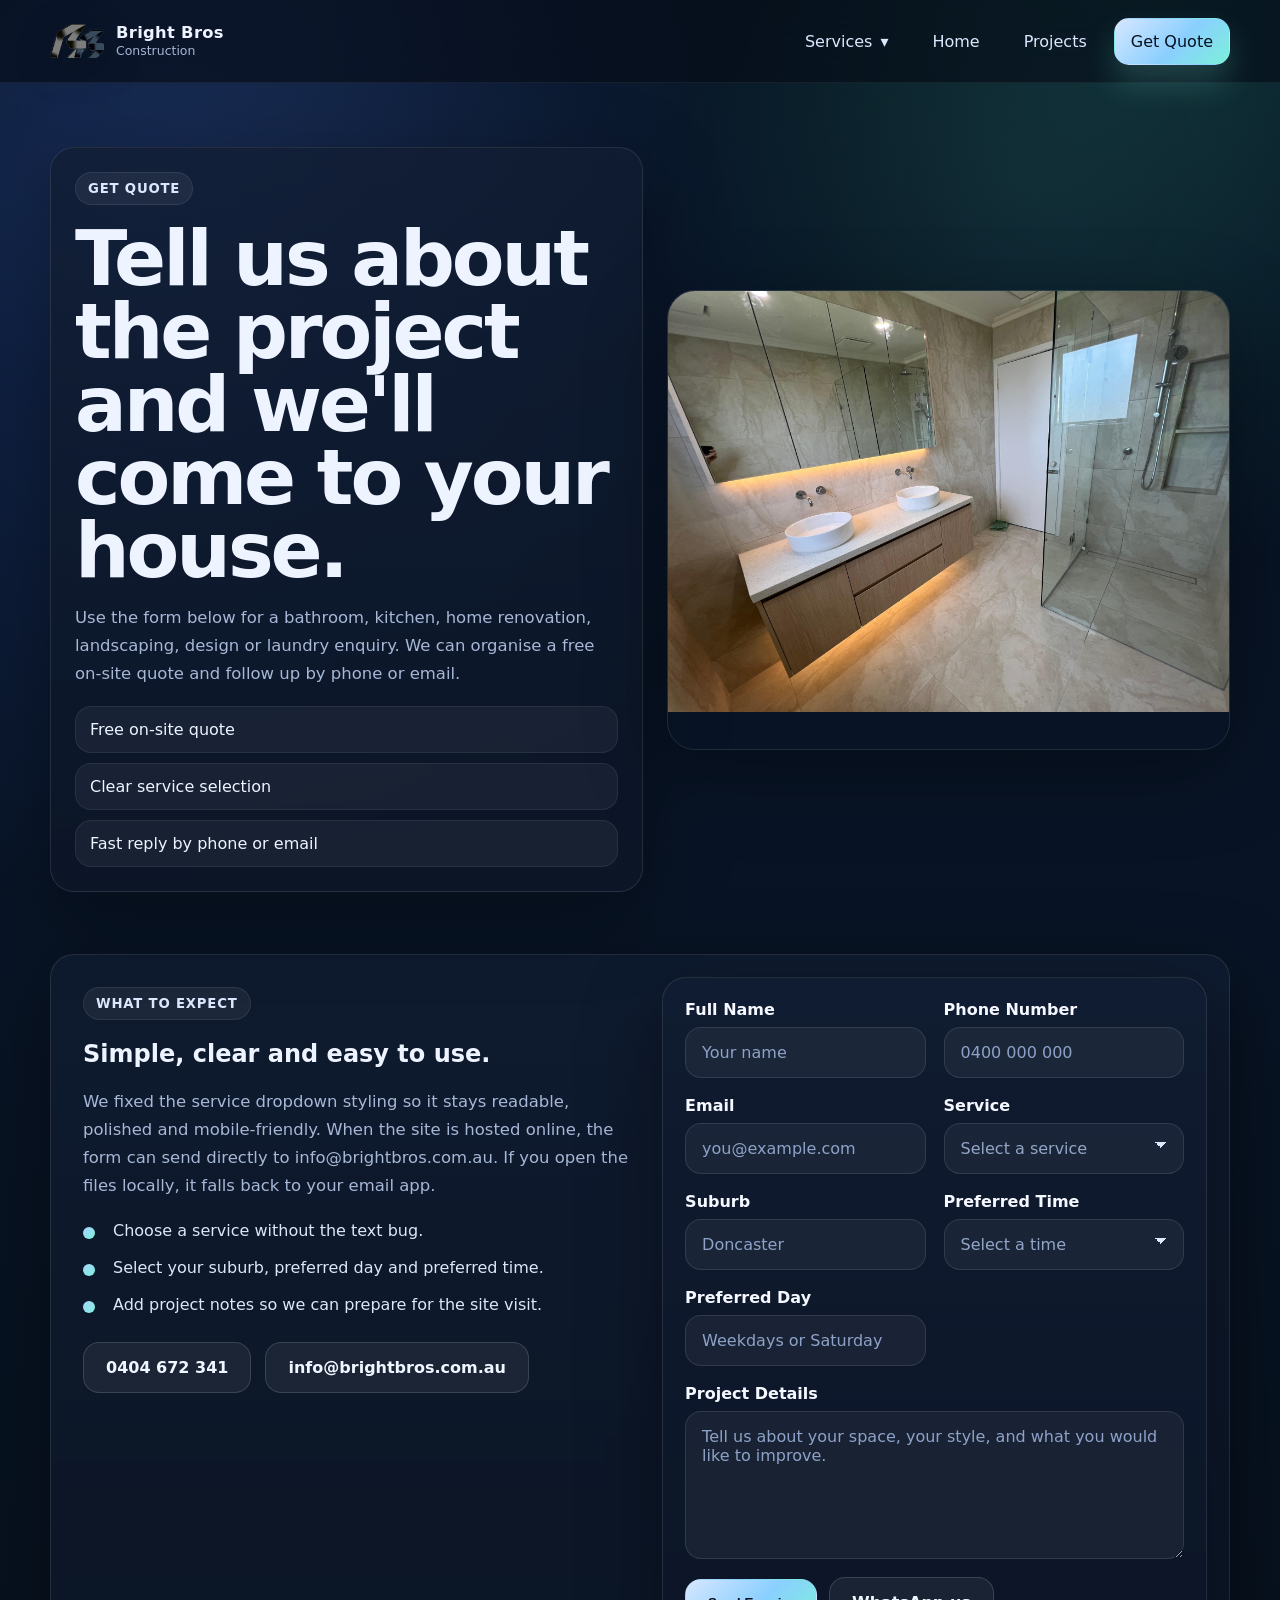
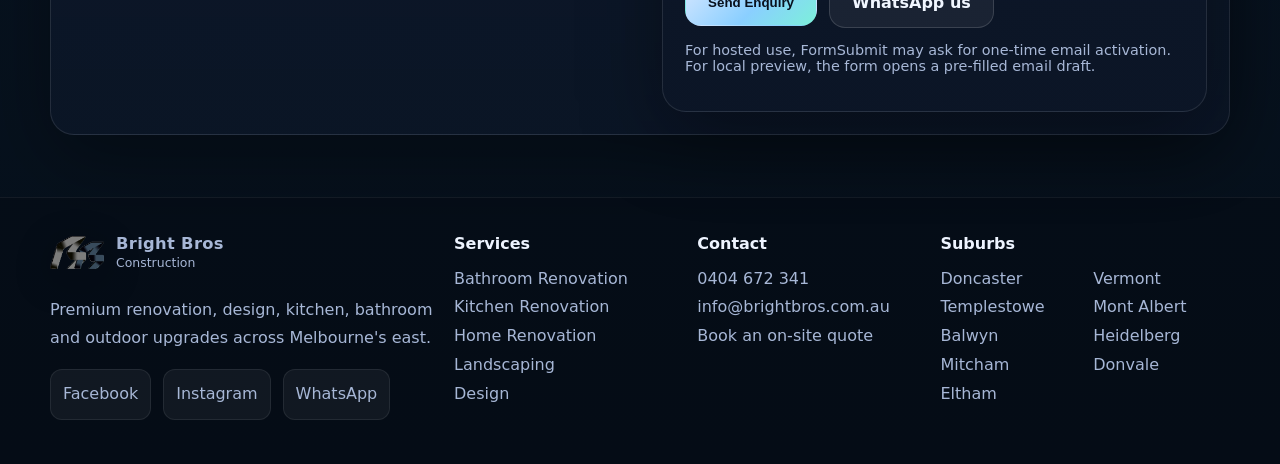
<file: quote.html>
<!DOCTYPE html>
<html lang="en">
<head>
  <meta charset="UTF-8" />
  <meta name="viewport" content="width=device-width, initial-scale=1.0" />
  <title>Get Quote | Bright Bros Construction</title>
  <meta name="description" content="Book a free on-site quote with Bright Bros for bathroom, kitchen, home renovation, landscaping, design or laundry renovation work." />
  <meta name="keywords" content="get quote Bright Bros, bathroom quote Doncaster, kitchen quote Doncaster, laundry renovation quote" />
  <meta name="theme-color" content="#081120" />
  <meta property="og:title" content="Get Quote | Bright Bros Construction" />
  <meta property="og:description" content="Book a free on-site quote with Bright Bros for bathroom, kitchen, home renovation, landscaping, design or laundry renovation work." />
  <meta property="og:type" content="website" />
  <meta property="og:image" content="assets/bathroom-hero.jpg" />
  <link rel="canonical" href="https://brightbros.com.au/quote.html" />
  <link rel="icon" type="image/png" href="assets/favicon.png" />
  <link rel="apple-touch-icon" href="assets/apple-touch-icon.png" />
  <link rel="stylesheet" href="styles.css" />
</head>
<body>
<div class="page-glow"></div>

<header class="site-header">
  <div class="container nav-shell">
    <a class="brand" href="index.html" aria-label="Bright Bros home">
      <img src="assets/logo-mark.png" alt="Bright Bros logo" />
      <span><strong>Bright Bros</strong><small>Construction</small></span>
    </a>
    <button class="menu-toggle" aria-expanded="false" aria-label="Open menu"><span></span><span></span><span></span></button>
    <nav class="main-nav" aria-label="Primary navigation">
      <div class="nav-dropdown">
        <button class="nav-link dropdown-trigger" type="button" aria-expanded="false">Services <span class="caret">▾</span></button>
        <div class="dropdown-panel">
          <a href="bathroom-renovation.html">Bathroom Renovation</a><a href="kitchen-renovation.html">Kitchen Renovation</a><a href="home-renovation.html">Home Renovation</a><a href="landscaping.html">Landscaping</a><a href="design.html">Design</a>
        </div>
      </div>
      <a class="nav-link" href="index.html">Home</a><a class="nav-link" href="projects.html">Projects</a>
      <a class="nav-link nav-cta" href="quote.html">Get Quote</a>
    </nav>
  </div>
</header>

<main>
<section class="page-hero">
  <div class="container page-hero-shell">
    <div class="page-hero-card page-hero-copy reveal">
      <div class="eyebrow">Get Quote</div>
      <h1>Tell us about the project and we&apos;ll come to your house.</h1>
      <p>Use the form below for a bathroom, kitchen, home renovation, landscaping, design or laundry enquiry. We can organise a free on-site quote and follow up by phone or email.</p>
      <div class="quote-benefits">
        <div>Free on-site quote</div>
        <div>Clear service selection</div>
        <div>Fast reply by phone or email</div>
      </div>
    </div>
    <div class="page-hero-visual reveal"><img src="assets/bathroom-5.jpg" alt="Completed bathroom vanity and shower" /></div>
  </div>
</section>

<section class="section">
  <div class="container quote-layout reveal">
    <div class="quote-copy-panel">
      <div class="eyebrow">What to expect</div>
      <h2>Simple, clear and easy to use.</h2>
      <p class="quote-note">We fixed the service dropdown styling so it stays readable, polished and mobile-friendly. When the site is hosted online, the form can send directly to info@brightbros.com.au. If you open the files locally, it falls back to your email app.</p>
      <div class="check-list">
        <div>Choose a service without the text bug.</div>
        <div>Select your suburb, preferred day and preferred time.</div>
        <div>Add project notes so we can prepare for the site visit.</div>
      </div>
      <div class="page-hero-actions">
        <a class="btn btn-secondary" href="tel:+61404672341">0404 672 341</a>
        <a class="btn btn-secondary" href="mailto:info@brightbros.com.au">info@brightbros.com.au</a>
      </div>
    </div>
    <div class="quote-form-card">
      <form data-quote-form method="POST" action="https://formsubmit.co/info@brightbros.com.au">
        <input type="hidden" name="_subject" value="Bright Bros website enquiry" />
        <input type="hidden" name="_captcha" value="false" />
        <input type="hidden" name="_next" value="https://brightbros.com.au/thanks.html" />
        <div class="form-grid">
          <div class="field-group"><label for="name">Full Name</label><input id="name" name="name" type="text" placeholder="Your name" required /></div>
          <div class="field-group"><label for="phone">Phone Number</label><input id="phone" name="phone" type="tel" placeholder="0400 000 000" required /></div>
          <div class="field-group"><label for="email">Email</label><input id="email" name="email" type="email" placeholder="you@example.com" required /></div>
          <div class="field-group"><label for="service">Service</label><select id="service" name="service" required><option value="" selected disabled>Select a service</option><option>Bathroom Renovation</option><option>Kitchen Renovation</option><option>Home Renovation</option><option>Landscaping</option><option>Design</option><option>Laundry Renovation</option></select></div>
          <div class="field-group"><label for="suburb">Suburb</label><input id="suburb" name="suburb" type="text" placeholder="Doncaster" required /></div>
          <div class="field-group"><label for="time">Preferred Time</label><select id="time" name="time" required><option value="" selected disabled>Select a time</option><option>Morning</option><option>Afternoon</option><option>Evening</option><option>Flexible</option></select></div>
          <div class="field-group"><label for="day">Preferred Day</label><input id="day" name="day" type="text" placeholder="Weekdays or Saturday" /></div>
          <div class="field-group full"><label for="message">Project Details</label><textarea id="message" name="message" placeholder="Tell us about your space, your style, and what you would like to improve." required></textarea></div>
        </div>
        <div class="form-actions"><button class="btn btn-primary" type="submit">Send Enquiry</button><a class="btn btn-secondary" href="https://wa.me/message/BB327Z4Z56RLJ1?src=qr" target="_blank" rel="noreferrer">WhatsApp us</a></div>
        <p class="form-note">For hosted use, FormSubmit may ask for one-time email activation. For local preview, the form opens a pre-filled email draft.</p>
      </form>
    </div>
  </div>
</section>
</main>

<footer class="site-footer">
  <div class="container footer-grid">
    <div>
      <a class="brand footer-brand" href="index.html">
        <img src="assets/logo-mark.png" alt="Bright Bros logo" />
        <span><strong>Bright Bros</strong><small>Construction</small></span>
      </a>
      <p>Premium renovation, design, kitchen, bathroom and outdoor upgrades across Melbourne&apos;s east.</p>
      <div class="social-row">
        <a href="https://www.facebook.com/brightbros.com.au" target="_blank" rel="noreferrer" aria-label="Facebook">Facebook</a>
        <a href="https://www.instagram.com/brightbros.com.au" target="_blank" rel="noreferrer" aria-label="Instagram">Instagram</a>
        <a href="https://wa.me/message/BB327Z4Z56RLJ1?src=qr" target="_blank" rel="noreferrer" aria-label="WhatsApp">WhatsApp</a>
      </div>
    </div>
    <div>
      <h4>Services</h4>
      <ul><li><a href="bathroom-renovation.html">Bathroom Renovation</a></li><li><a href="kitchen-renovation.html">Kitchen Renovation</a></li><li><a href="home-renovation.html">Home Renovation</a></li><li><a href="landscaping.html">Landscaping</a></li><li><a href="design.html">Design</a></li></ul>
    </div>
    <div>
      <h4>Contact</h4>
      <ul>
        <li><a href="tel:+61404672341">0404 672 341</a></li>
        <li><a href="mailto:info@brightbros.com.au">info@brightbros.com.au</a></li>
        <li><a href="quote.html">Book an on-site quote</a></li>
      </ul>
    </div>
    <div>
      <h4>Suburbs</h4>
      <ul class="suburb-list"><li>Doncaster</li><li>Templestowe</li><li>Balwyn</li><li>Mitcham</li><li>Eltham</li><li>Vermont</li><li>Mont Albert</li><li>Heidelberg</li><li>Donvale</li></ul>
    </div>
  </div>
</footer>

<script type="application/ld+json">{"@context": "https://schema.org", "@type": "HomeAndConstructionBusiness", "name": "Bright Bros Construction", "url": "https://brightbros.com.au/", "telephone": "+61 404 672 341", "email": "info@brightbros.com.au", "areaServed": ["Doncaster", "Templestowe", "Balwyn", "Mitcham", "Eltham", "Vermont", "Mont Albert", "Heidelberg", "Donvale"], "sameAs": ["https://www.facebook.com/brightbros.com.au", "https://www.instagram.com/brightbros.com.au", "https://wa.me/message/BB327Z4Z56RLJ1?src=qr"], "serviceType": ["Bathroom Renovation", "Kitchen Renovation", "Home Renovation", "Landscaping", "Design"]}</script>
<script src="script.js"></script>
</body>
</html>
</file>
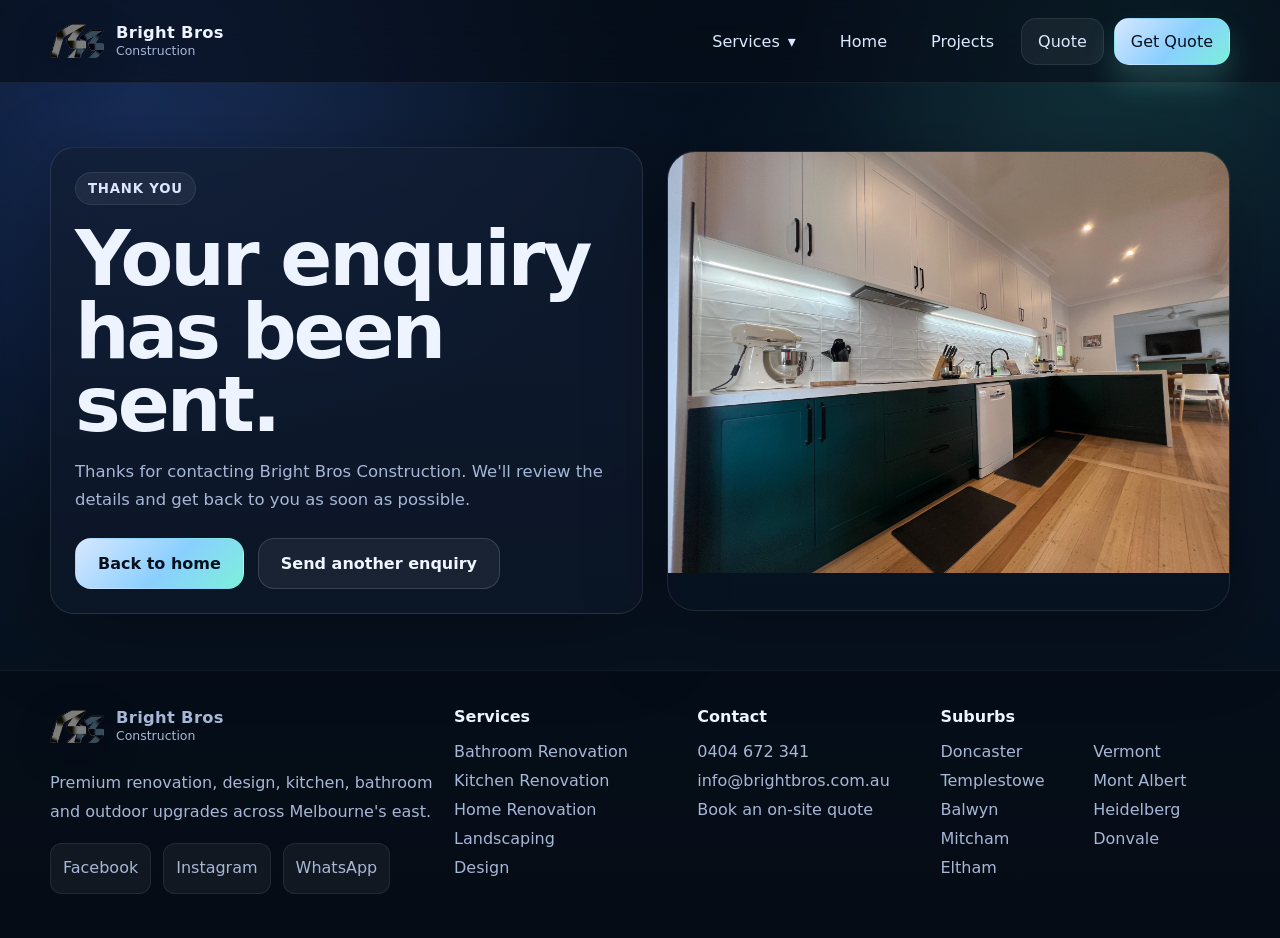
<file: thanks.html>
<!DOCTYPE html>
<html lang="en">
<head>
  <meta charset="UTF-8" />
  <meta name="viewport" content="width=device-width, initial-scale=1.0" />
  <title>Thanks | Bright Bros Construction</title>
  <meta name="description" content="Thank you page for Bright Bros Construction enquiries." />
  <meta name="keywords" content="Bright Bros thank you" />
  <meta name="theme-color" content="#081120" />
  <meta property="og:title" content="Thanks | Bright Bros Construction" />
  <meta property="og:description" content="Thank you page for Bright Bros Construction enquiries." />
  <meta property="og:type" content="website" />
  <meta property="og:image" content="assets/bathroom-hero.jpg" />
  <link rel="canonical" href="https://brightbros.com.au/thanks.html" />
  <link rel="icon" type="image/png" href="assets/favicon.png" />
  <link rel="apple-touch-icon" href="assets/apple-touch-icon.png" />
  <link rel="stylesheet" href="styles.css" />
</head>
<body>
<div class="page-glow"></div>

<header class="site-header">
  <div class="container nav-shell">
    <a class="brand" href="index.html" aria-label="Bright Bros home">
      <img src="assets/logo-mark.png" alt="Bright Bros logo" />
      <span><strong>Bright Bros</strong><small>Construction</small></span>
    </a>
    <button class="menu-toggle" aria-expanded="false" aria-label="Open menu"><span></span><span></span><span></span></button>
    <nav class="main-nav" aria-label="Primary navigation">
      <div class="nav-dropdown">
        <button class="nav-link dropdown-trigger" type="button" aria-expanded="false">Services <span class="caret">▾</span></button>
        <div class="dropdown-panel">
          <a href="bathroom-renovation.html">Bathroom Renovation</a><a href="kitchen-renovation.html">Kitchen Renovation</a><a href="home-renovation.html">Home Renovation</a><a href="landscaping.html">Landscaping</a><a href="design.html">Design</a>
        </div>
      </div>
      <a class="nav-link" href="index.html">Home</a><a class="nav-link" href="projects.html">Projects</a><a class="nav-link active" href="quote.html">Quote</a>
      <a class="nav-link nav-cta" href="quote.html">Get Quote</a>
    </nav>
  </div>
</header>

<main>
<section class="page-hero">
  <div class="container page-hero-shell">
    <div class="page-hero-card page-hero-copy reveal">
      <div class="eyebrow">Thank You</div>
      <h1>Your enquiry has been sent.</h1>
      <p>Thanks for contacting Bright Bros Construction. We&apos;ll review the details and get back to you as soon as possible.</p>
      <div class="page-hero-actions"><a class="btn btn-primary" href="index.html">Back to home</a><a class="btn btn-secondary" href="quote.html">Send another enquiry</a></div>
    </div>
    <div class="page-hero-visual reveal"><img src="assets/kitchen-hero.jpg" alt="Bright Bros project" /></div>
  </div>
</section>
</main>

<footer class="site-footer">
  <div class="container footer-grid">
    <div>
      <a class="brand footer-brand" href="index.html">
        <img src="assets/logo-mark.png" alt="Bright Bros logo" />
        <span><strong>Bright Bros</strong><small>Construction</small></span>
      </a>
      <p>Premium renovation, design, kitchen, bathroom and outdoor upgrades across Melbourne&apos;s east.</p>
      <div class="social-row">
        <a href="https://www.facebook.com/brightbros.com.au" target="_blank" rel="noreferrer" aria-label="Facebook">Facebook</a>
        <a href="https://www.instagram.com/brightbros.com.au" target="_blank" rel="noreferrer" aria-label="Instagram">Instagram</a>
        <a href="https://wa.me/message/BB327Z4Z56RLJ1?src=qr" target="_blank" rel="noreferrer" aria-label="WhatsApp">WhatsApp</a>
      </div>
    </div>
    <div>
      <h4>Services</h4>
      <ul><li><a href="bathroom-renovation.html">Bathroom Renovation</a></li><li><a href="kitchen-renovation.html">Kitchen Renovation</a></li><li><a href="home-renovation.html">Home Renovation</a></li><li><a href="landscaping.html">Landscaping</a></li><li><a href="design.html">Design</a></li></ul>
    </div>
    <div>
      <h4>Contact</h4>
      <ul>
        <li><a href="tel:+61404672341">0404 672 341</a></li>
        <li><a href="mailto:info@brightbros.com.au">info@brightbros.com.au</a></li>
        <li><a href="quote.html">Book an on-site quote</a></li>
      </ul>
    </div>
    <div>
      <h4>Suburbs</h4>
      <ul class="suburb-list"><li>Doncaster</li><li>Templestowe</li><li>Balwyn</li><li>Mitcham</li><li>Eltham</li><li>Vermont</li><li>Mont Albert</li><li>Heidelberg</li><li>Donvale</li></ul>
    </div>
  </div>
</footer>

<script type="application/ld+json">{"@context": "https://schema.org", "@type": "HomeAndConstructionBusiness", "name": "Bright Bros Construction", "url": "https://brightbros.com.au/", "telephone": "+61 404 672 341", "email": "info@brightbros.com.au", "areaServed": ["Doncaster", "Templestowe", "Balwyn", "Mitcham", "Eltham", "Vermont", "Mont Albert", "Heidelberg", "Donvale"], "sameAs": ["https://www.facebook.com/brightbros.com.au", "https://www.instagram.com/brightbros.com.au", "https://wa.me/message/BB327Z4Z56RLJ1?src=qr"], "serviceType": ["Bathroom Renovation", "Kitchen Renovation", "Home Renovation", "Landscaping", "Design"]}</script>
<script src="script.js"></script>
</body>
</html>
</file>
<file: styles.css>
:root{
  --bg:#07111f;
  --bg-2:#0a1730;
  --panel:rgba(14, 25, 44, .78);
  --panel-2:rgba(18, 31, 53, .92);
  --line:rgba(255,255,255,.12);
  --text:#eef4ff;
  --muted:#a7b7d6;
  --brand:#9cb7ff;
  --brand-2:#7cf0da;
  --shadow:0 24px 80px rgba(0,0,0,.35);
  --radius:24px;
  --radius-sm:18px;
  --container:min(1180px, calc(100vw - 32px));
}
*{box-sizing:border-box}
html{scroll-behavior:smooth}
body{
  margin:0;
  font-family:Inter, ui-sans-serif, system-ui, -apple-system, BlinkMacSystemFont, "Segoe UI", sans-serif;
  color:var(--text);
  background:
    radial-gradient(circle at 10% 10%, rgba(64,116,255,.20), transparent 32%),
    radial-gradient(circle at 90% 0%, rgba(68,232,200,.14), transparent 24%),
    linear-gradient(180deg, #06101d 0%, #081426 38%, #06101a 100%);
  min-height:100vh;
}
a{color:inherit;text-decoration:none}
img{display:block;max-width:100%}
.container{width:var(--container);margin:0 auto}
.page-glow{position:fixed; inset:0; pointer-events:none; background:radial-gradient(circle at 20% 0%, rgba(120,165,255,.08), transparent 35%), radial-gradient(circle at 80% 20%, rgba(124,240,218,.05), transparent 28%); z-index:-1}
.site-header{position:sticky;top:0;z-index:20;backdrop-filter:blur(18px);background:rgba(6,12,24,.62);border-bottom:1px solid rgba(255,255,255,.06)}
.nav-shell{display:flex;align-items:center;justify-content:space-between;gap:18px;padding:14px 0}
.brand{display:flex;align-items:center;gap:12px;min-width:0}
.brand img{width:54px;height:54px;object-fit:contain;filter:drop-shadow(0 10px 18px rgba(0,0,0,.28))}
.brand span{display:grid;line-height:1}
.brand strong{font-size:1.02rem;letter-spacing:.02em}
.brand small{font-size:.78rem;color:var(--muted);margin-top:4px}
.main-nav{display:flex;align-items:center;gap:10px}
.nav-link,.dropdown-trigger{
  display:inline-flex;align-items:center;gap:8px;
  padding:13px 16px;border-radius:15px;color:#dce8ff;font-weight:600;
  border:1px solid transparent;background:transparent;cursor:pointer;font:inherit;
}
.nav-link:hover,.dropdown-trigger:hover,.nav-link.active{background:rgba(255,255,255,.06);border-color:rgba(255,255,255,.08)}
.nav-cta{background:linear-gradient(135deg,#d7e7ff,#8acfff 55%, #7cf0da);color:#07111f;box-shadow:0 18px 32px rgba(124, 240, 218, .20)}
.nav-cta:hover{transform:translateY(-1px);background:linear-gradient(135deg,#ecf4ff,#a6d9ff 55%, #9bf5e3)}
.nav-dropdown{position:relative}
.dropdown-panel{
  position:absolute;top:calc(100% + 12px);left:0;min-width:260px;padding:10px;background:rgba(10,18,34,.96);border:1px solid rgba(255,255,255,.10);border-radius:20px;box-shadow:var(--shadow);display:grid;gap:8px;opacity:0;visibility:hidden;transform:translateY(12px);transition:.25s ease
}
.nav-dropdown.open .dropdown-panel{opacity:1;visibility:visible;transform:translateY(0)}
.dropdown-panel a{padding:14px 16px;border-radius:14px;color:#eff5ff;font-weight:600;background:rgba(255,255,255,.04)}
.dropdown-panel a:hover{background:rgba(156,183,255,.18)}
.menu-toggle{display:none;background:transparent;border:0;padding:0;cursor:pointer}
.menu-toggle span{display:block;width:28px;height:2px;background:#fff;margin:6px 0;border-radius:10px}
.hero{padding:72px 0 52px}
.hero-grid{display:grid;grid-template-columns:1.04fr .96fr;gap:28px;align-items:center}
.hero-card,.glass-card,.quote-layout,.service-intro,.page-hero-card,.gallery-card,.stats-card,.mini-panel,.projects-card,.content-panel,.feature-card,.filter-chip,.service-pill, .quote-form-card{
  background:linear-gradient(180deg, rgba(17,29,50,.76), rgba(12,22,39,.88));
  border:1px solid rgba(255,255,255,.10);
  box-shadow:var(--shadow);
  border-radius:var(--radius)
}
.eyebrow{display:inline-flex;align-items:center;gap:10px;padding:8px 12px;border-radius:999px;background:rgba(255,255,255,.06);border:1px solid rgba(255,255,255,.08);color:#dce7ff;font-size:.83rem;font-weight:700;letter-spacing:.06em;text-transform:uppercase}
.hero-copy h1, .page-hero-copy h1{font-size:clamp(2.65rem,6vw,5rem);line-height:.95;margin:18px 0 16px;letter-spacing:-.04em}
.hero-copy h1 span, .page-hero-copy h1 span{background:linear-gradient(135deg, #fff, #b0ceff 58%, #92f0e0);-webkit-background-clip:text;background-clip:text;color:transparent}
.lead,.page-hero-copy p,.section-copy p,.quote-note,.service-meta,.muted{color:var(--muted);font-size:1.03rem;line-height:1.7}
.hero-actions,.inline-actions,.quote-actions,.page-hero-actions{display:flex;flex-wrap:wrap;gap:14px;margin-top:24px}
.btn{display:inline-flex;align-items:center;justify-content:center;padding:15px 22px;border-radius:16px;font-weight:700;transition:.22s ease;border:1px solid rgba(255,255,255,.14)}
.btn:hover{transform:translateY(-2px)}
.btn-primary{background:linear-gradient(135deg,#d7e7ff,#8acfff 55%,#7cf0da);color:#08101d;border-color:transparent}
.btn-secondary{background:rgba(255,255,255,.06);color:#f0f6ff}
.hero-visual{position:relative;min-height:560px}
.hero-main-image{position:absolute;inset:0;border-radius:30px;overflow:hidden;border:1px solid rgba(255,255,255,.10);box-shadow:var(--shadow)}
.hero-main-image img{width:100%;height:100%;object-fit:cover;transform:scale(1.02)}
.hero-float{position:absolute;right:-18px;bottom:28px;width:min(290px, 48%);padding:14px;border-radius:24px;background:rgba(11,18,34,.82);backdrop-filter:blur(12px);border:1px solid rgba(255,255,255,.10);box-shadow:var(--shadow)}
.hero-float img{border-radius:18px;height:220px;width:100%;object-fit:cover}
.float-label{display:inline-flex;margin-top:12px;padding:8px 12px;border-radius:999px;background:rgba(156,183,255,.18);font-size:.82rem;font-weight:700}
.hero-stats{display:grid;grid-template-columns:repeat(4,1fr);gap:16px;margin-top:24px}
.stats-card{padding:20px}
.stats-card strong{display:block;font-size:2.2rem;line-height:1;margin-bottom:8px}
.stats-card span{color:var(--muted);font-size:.95rem}
.section{padding:34px 0}
.section-head{display:flex;align-items:end;justify-content:space-between;gap:24px;margin-bottom:24px}
.section-head h2{font-size:clamp(1.95rem,4vw,3.2rem);margin:12px 0 8px;line-height:1.05;letter-spacing:-.03em}
.service-grid{display:grid;grid-template-columns:repeat(5,1fr);gap:16px}
.service-card{padding:22px;display:flex;flex-direction:column;gap:14px;min-height:310px;position:relative;overflow:hidden}
.service-card::after{content:"";position:absolute;inset:auto -18% -38% auto;width:180px;height:180px;border-radius:50%;background:radial-gradient(circle, rgba(156,183,255,.2), transparent 60%);pointer-events:none}
.service-card .icon{width:54px;height:54px;border-radius:18px;display:grid;place-items:center;background:rgba(255,255,255,.07);border:1px solid rgba(255,255,255,.08)}
.service-card .icon svg{width:26px;height:26px}
.service-card h3{margin:0;font-size:1.18rem}
.service-card p{margin:0;color:var(--muted);line-height:1.7;font-size:.97rem}
.service-card a{margin-top:auto;font-weight:700;color:#dff8f0}
.projects-preview{display:grid;grid-template-columns:1.2fr .8fr;gap:18px}
.projects-card{padding:18px}
.project-grid{display:grid;grid-template-columns:repeat(2,1fr);gap:14px}
.project-grid .card, .service-gallery .card, .masonry-card{position:relative;overflow:hidden;border-radius:22px;border:1px solid rgba(255,255,255,.08);min-height:220px}
.project-grid .card img, .service-gallery .card img, .masonry-card img{width:100%;height:100%;object-fit:cover;transition:transform .45s ease}
.project-grid .card:hover img, .service-gallery .card:hover img, .masonry-card:hover img{transform:scale(1.04)}
.project-grid .wide{grid-column:span 2;min-height:280px}
.card-caption{position:absolute;left:14px;right:14px;bottom:14px;padding:14px 16px;border-radius:16px;background:linear-gradient(180deg, rgba(6,10,19,.25), rgba(6,10,19,.78));backdrop-filter:blur(10px);border:1px solid rgba(255,255,255,.10)}
.card-caption strong{display:block;margin-bottom:4px}
.card-caption span{color:#d6dff5;font-size:.92rem}
.process-grid{display:grid;grid-template-columns:repeat(4,1fr);gap:16px}
.feature-card{padding:22px}
.step{display:inline-grid;place-items:center;width:42px;height:42px;border-radius:14px;background:linear-gradient(135deg,#d7e7ff,#7cf0da);color:#08101d;font-weight:900;margin-bottom:18px}
.feature-card h3{margin:0 0 8px}
.feature-card p{margin:0;color:var(--muted);line-height:1.7}
.quote-layout{display:grid;grid-template-columns:1.02fr .98fr;gap:22px;padding:22px}
.quote-copy-panel{padding:10px 6px 10px 10px}
.quote-benefits{display:grid;gap:10px;margin-top:18px}
.quote-benefits div{padding:13px 14px;border-radius:16px;background:rgba(255,255,255,.05);border:1px solid rgba(255,255,255,.07)}
.quote-form-card{padding:22px}
.form-grid{display:grid;grid-template-columns:repeat(2,minmax(0,1fr));gap:18px}
.field-group{display:grid;gap:8px}
.field-group.full{grid-column:1/-1}
label{font-weight:700;color:#f5f8ff}
input, select, textarea{
  width:100%;padding:15px 16px;border-radius:16px;border:1px solid rgba(255,255,255,.10);
  background:rgba(255,255,255,.05);color:#eef5ff;font:inherit;outline:none;transition:.2s ease
}
input::placeholder, textarea::placeholder{color:#8ea2c8}
input:focus, select:focus, textarea:focus{border-color:rgba(156,183,255,.55);box-shadow:0 0 0 4px rgba(156,183,255,.10)}
select{appearance:none;background-image:linear-gradient(45deg,transparent 50%,#dbe8ff 50%),linear-gradient(135deg,#dbe8ff 50%,transparent 50%);background-position:calc(100% - 22px) calc(50% - 4px),calc(100% - 16px) calc(50% - 4px);background-size:6px 6px,6px 6px;background-repeat:no-repeat;padding-right:40px}
select:invalid{color:#93a6c7}
option{color:#0f172a;background:#ffffff}
textarea{min-height:148px;resize:vertical}
.form-note{font-size:.9rem;color:var(--muted);margin-top:14px}
.form-actions{display:flex;flex-wrap:wrap;align-items:center;gap:12px;margin-top:18px}
.service-pill-row{display:flex;flex-wrap:wrap;gap:10px;margin-top:16px}
.service-pill{padding:10px 14px;border-radius:999px;font-weight:700;font-size:.92rem}
.page-hero{padding:64px 0 28px}
.page-hero-shell{display:grid;grid-template-columns:1fr .95fr;gap:24px;align-items:center}
.page-hero-card{padding:24px}
.page-hero-copy .service-pill-row{margin-bottom:10px}
.page-hero-visual{border-radius:28px;overflow:hidden;border:1px solid rgba(255,255,255,.10);box-shadow:var(--shadow);min-height:460px}
.page-hero-visual img{width:100%;height:100%;object-fit:cover}
.service-meta-grid{display:grid;grid-template-columns:repeat(3,1fr);gap:14px;margin-top:20px}
.service-meta-card{padding:16px;border-radius:18px;background:rgba(255,255,255,.05);border:1px solid rgba(255,255,255,.08)}
.service-meta-card strong{display:block;font-size:1.08rem;margin-bottom:8px}
.content-grid{display:grid;grid-template-columns:.9fr 1.1fr;gap:18px}
.content-panel{padding:24px}
.service-gallery{display:grid;grid-template-columns:repeat(3,1fr);gap:14px}
.service-gallery .card.tall{grid-row:span 2;min-height:456px}
.service-gallery .card.wide{grid-column:span 2;min-height:280px}
.service-gallery .card{min-height:220px}
.check-list{display:grid;gap:10px;margin-top:16px}
.check-list div{position:relative;padding-left:30px;color:#dce7fa;line-height:1.7}
.check-list div::before{content:"";position:absolute;left:0;top:10px;width:12px;height:12px;border-radius:50%;background:linear-gradient(135deg,#a8d4ff,#7cf0da)}
.filters{display:flex;flex-wrap:wrap;gap:12px;margin:18px 0 24px}
.filter-chip{padding:12px 16px;border-radius:999px;cursor:pointer;font-weight:700;background:rgba(255,255,255,.06)}
.filter-chip.active{background:linear-gradient(135deg,#d7e7ff,#8acfff 55%,#7cf0da);color:#07111f}
.masonry{display:grid;grid-template-columns:repeat(3,1fr);gap:16px}
.masonry-card{min-height:260px}
.masonry-card.tall{min-height:420px}
.masonry-card[data-hide="true"]{display:none}
.site-footer{padding:28px 0 44px;border-top:1px solid rgba(255,255,255,.06);margin-top:28px;background:rgba(5,9,18,.45)}
.footer-grid{display:grid;grid-template-columns:1.2fr .7fr .7fr .9fr;gap:18px}
.footer-brand{margin-bottom:12px}
.site-footer h4{margin:8px 0 12px;font-size:1rem}
.site-footer p,.site-footer li,.site-footer a{color:var(--muted);line-height:1.8}
.site-footer ul{list-style:none;padding:0;margin:0}
.social-row{display:flex;flex-wrap:wrap;gap:12px;margin-top:14px}
.social-row a{padding:10px 12px;border-radius:12px;background:rgba(255,255,255,.05);border:1px solid rgba(255,255,255,.08)}
.suburb-list{columns:2}
.reveal{opacity:0;transform:translateY(18px);transition:opacity .65s ease, transform .65s ease}
.reveal.is-visible{opacity:1;transform:none}
@media (max-width: 1180px){
  .service-grid{grid-template-columns:repeat(3,1fr)}
  .hero-stats{grid-template-columns:repeat(2,1fr)}
}
@media (max-width: 980px){
  .menu-toggle{display:block}
  .main-nav{position:absolute;top:82px;right:16px;left:16px;display:none;flex-direction:column;align-items:stretch;padding:16px;border-radius:24px;background:rgba(8,14,28,.96);border:1px solid rgba(255,255,255,.08);box-shadow:var(--shadow)}
  .main-nav.open{display:flex}
  .nav-link,.dropdown-trigger{width:100%;justify-content:space-between}
  .nav-dropdown{width:100%}
  .dropdown-panel{position:static;display:none;min-width:0;margin-top:8px;opacity:1;visibility:visible;transform:none}
  .nav-dropdown.open .dropdown-panel{display:grid}
  .hero-grid,.page-hero-shell,.quote-layout,.projects-preview,.content-grid{grid-template-columns:1fr}
  .hero-visual{min-height:440px}
  .hero-float{right:14px;bottom:14px;width:min(240px,46%)}
  .service-grid,.process-grid,.service-meta-grid,.footer-grid{grid-template-columns:repeat(2,1fr)}
  .service-gallery,.masonry{grid-template-columns:repeat(2,1fr)}
}
@media (max-width: 700px){
  .hero{padding-top:36px}
  .hero-copy h1,.page-hero-copy h1{font-size:clamp(2.2rem,13vw,3.2rem)}
  .service-grid,.process-grid,.service-meta-grid,.footer-grid,.form-grid,.service-gallery,.masonry{grid-template-columns:1fr}
  .project-grid{grid-template-columns:1fr}
  .project-grid .wide,.service-gallery .card.wide{grid-column:auto}
  .service-gallery .card.tall{grid-row:auto;min-height:260px}
  .hero-stats{grid-template-columns:1fr 1fr}
  .hero-visual{min-height:360px}
  .hero-float{position:relative;right:auto;bottom:auto;width:100%;margin-top:14px}
  .suburb-list{columns:1}
}
</file>
